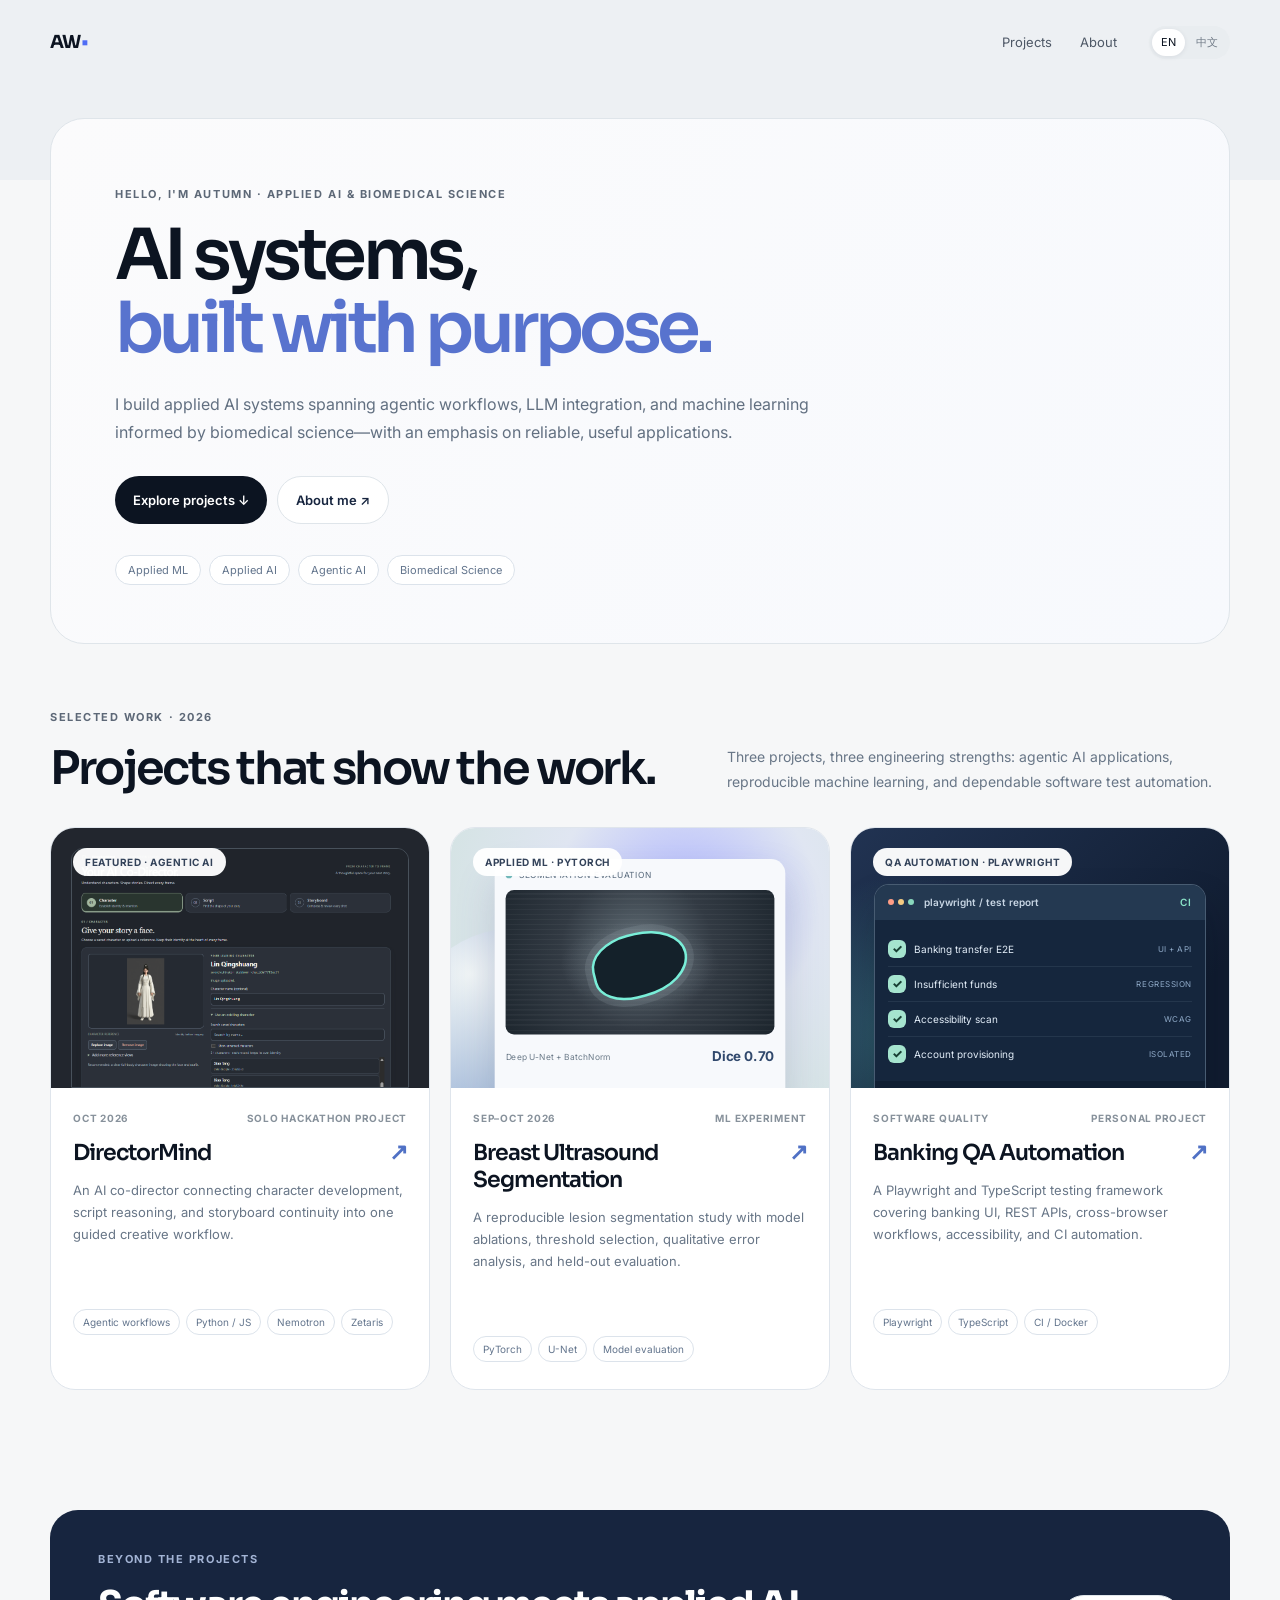
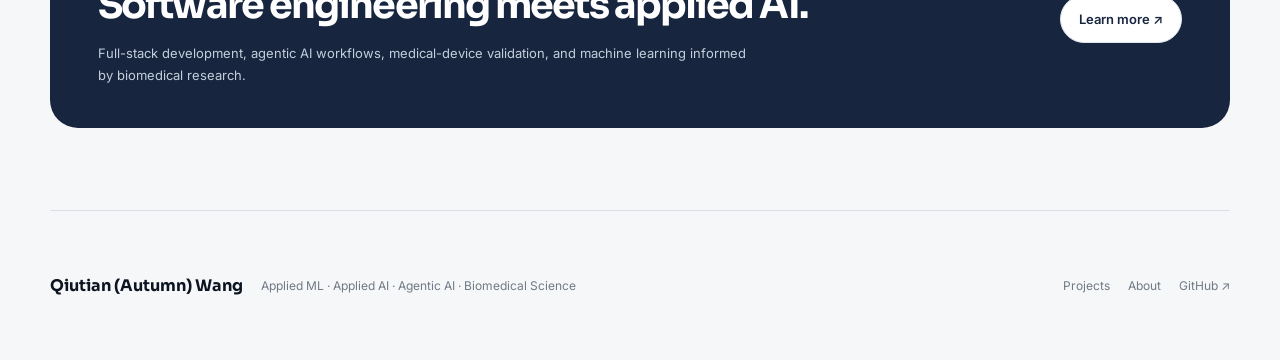
<file: index.html>
<!DOCTYPE html>

<html lang="en">
<head>
<meta charset="utf-8"/>
<meta content="width=device-width, initial-scale=1" name="viewport"/>
<meta content="#edf0f3" name="theme-color"/>
<link href="https://fonts.googleapis.com" rel="preconnect"/>
<link crossorigin="" href="https://fonts.gstatic.com" rel="preconnect"/>
<link href="https://fonts.googleapis.com/css2?family=Inter:wght@400;500;600;700&amp;family=Sora:wght@500;600;700&amp;display=swap" rel="stylesheet"/>
<link href="style.css" rel="stylesheet"/>
<meta content="Autumn Wang portfolio: applied machine learning, applied AI, agentic AI systems, and biomedical science." name="description"/>
<title>Autumn Wang — AI Engineering Portfolio</title>
</head>
<body class="portfolio-home">
<header class="site-header">
<a aria-label="Autumn Wang home" class="brand" href="index.html">AW<span>•</span></a>
<nav aria-label="Primary navigation" class="nav portfolio-nav">
<a data-en="Projects" data-zh="项目" href="index.html#projects">Projects</a>
<a data-en="About" data-zh="关于我" href="about.html">About</a>
<div aria-label="Language" class="language-switch">
<button class="language-button active" data-language="en" type="button">EN</button>
<button class="language-button" data-language="zh" type="button">中文</button>
</div>
</nav>
</header>
<main>
<section aria-labelledby="portfolio-title" class="portfolio-hero">
<div class="portfolio-hero-copy">
<p class="eyebrow" data-en="HELLO, I'M AUTUMN · APPLIED AI &amp; BIOMEDICAL SCIENCE" data-zh="你好，我是 AUTUMN · 应用 AI 与生物医学科学">HELLO, I'M AUTUMN · APPLIED AI &amp; BIOMEDICAL SCIENCE</p>
<h1 id="portfolio-title"><span data-en="AI systems," data-zh="构建真正">AI systems,</span><span class="portfolio-accent" data-en="built with purpose." data-zh="有用的 AI 系统。">built with purpose.</span></h1>
<p class="portfolio-lede" data-en="I build applied AI systems spanning agentic workflows, LLM integration, and machine learning informed by biomedical science—with an emphasis on reliable, useful applications." data-zh="我致力于开发实用的应用型 AI 系统，结合 Agentic AI 工作流、LLM 集成与生物医学科学背景下的机器学习，重视可靠性与实际应用价值。">I build applied AI systems spanning agentic workflows, LLM integration, and machine learning informed by biomedical science—with an emphasis on reliable, useful applications.</p>
<div class="portfolio-hero-actions"><a class="btn btn-dark" data-en="Explore projects ↓" data-zh="查看项目 ↓" href="#projects">Explore projects ↓</a><a class="btn btn-light" data-en="About me ↗" data-zh="关于我 ↗" href="about.html">About me ↗</a></div>
<div class="portfolio-keywords"><span data-en="Applied ML" data-zh="应用机器学习">Applied ML</span><span data-en="Applied AI" data-zh="应用 AI">Applied AI</span><span data-en="Agentic AI" data-zh="智能体 AI">Agentic AI</span><span data-en="Biomedical Science" data-zh="生物医学科学">Biomedical Science</span></div>
</div>
</section>
<section aria-labelledby="projects-title" class="portfolio-section" id="projects">
<div class="portfolio-section-head"><div><p class="eyebrow" data-en="SELECTED WORK · 2026" data-zh="精选项目 · 2026">SELECTED WORK · 2026</p><h2 data-en="Projects that show the work." data-zh="从想法到可验证的成果。" id="projects-title">Projects that show the work.</h2></div><p data-en="Three projects, three engineering strengths: agentic AI applications, reproducible machine learning, and dependable software test automation." data-zh="三个项目，展示 Agentic AI 应用、可复现的机器学习实验和可靠的软件自动化测试能力。">Three projects, three engineering strengths: agentic AI applications, reproducible machine learning, and dependable software test automation.</p></div>
<div class="portfolio-project-grid">
<a aria-label="Explore DirectorMind project" class="portfolio-project-card" href="directormind.html">
<div class="portfolio-project-image dm-project-cover"><img alt="DirectorMind Character Director application interface" loading="lazy" src="assets/directormind-character.png"/><span class="portfolio-image-pill">FEATURED · AGENTIC AI</span></div>
<div class="portfolio-project-content"><div class="portfolio-project-meta"><span>OCT 2026</span><span>SOLO HACKATHON PROJECT</span></div><h3>DirectorMind <span class="portfolio-project-arrow">↗</span></h3><p data-en="An AI co-director connecting character development, script reasoning, and storyboard continuity into one guided creative workflow." data-zh="一款贯通角色开发、剧本推理和分镜连续性检查的 AI 联合导演应用。">An AI co-director connecting character development, script reasoning, and storyboard continuity into one guided creative workflow.</p><div class="portfolio-tag-row"><span>Agentic workflows</span><span>Python / JS</span><span>Nemotron</span><span>Zetaris</span></div></div>
</a>
<a aria-label="Explore breast ultrasound segmentation project" class="portfolio-project-card" href="breast-ultrasound.html">
<div class="portfolio-project-image cv-project-cover"><div class="cv-card-orb"></div><div class="cv-card-window"><div class="cv-window-top"><span class="cv-window-dot"></span><span data-en="SEGMENTATION EVALUATION" data-zh="图像分割评估">SEGMENTATION EVALUATION</span></div><div class="cv-image-placeholder"><div class="cv-scan"></div><div class="cv-lesion"></div></div><div class="cv-window-score"><span>Deep U-Net + BatchNorm</span><strong>Dice 0.70</strong></div></div><span class="portfolio-image-pill" data-en="APPLIED ML · PYTORCH" data-zh="应用机器学习 · PYTORCH">APPLIED ML · PYTORCH</span></div>
<div class="portfolio-project-content"><div class="portfolio-project-meta"><span>SEP–OCT 2026</span><span>ML EXPERIMENT</span></div><h3>Breast Ultrasound Segmentation <span class="portfolio-project-arrow">↗</span></h3><p data-en="A reproducible lesion segmentation study with model ablations, threshold selection, qualitative error analysis, and held-out evaluation." data-zh="可复现的乳腺超声病灶分割实验，包括模型消融、阈值选择、错误分析与独立测试集评估。">A reproducible lesion segmentation study with model ablations, threshold selection, qualitative error analysis, and held-out evaluation.</p><div class="portfolio-tag-row"><span>PyTorch</span><span>U-Net</span><span>Model evaluation</span></div></div>
</a>

<a aria-label="Explore banking QA automation project" class="portfolio-project-card" href="qa-automation.html">
<div class="portfolio-project-image qa-project-cover">
<span class="portfolio-image-pill" data-en="QA AUTOMATION · PLAYWRIGHT" data-zh="自动化测试 · PLAYWRIGHT">QA AUTOMATION · PLAYWRIGHT</span>
<div aria-hidden="true" class="qa-project-visual">
<div class="qa-visual-header"><span class="qa-visual-dots"><i></i><i></i><i></i></span><span>playwright / test report</span><span class="qa-visual-time">CI</span></div>
<div class="qa-visual-body">
<div class="qa-visual-line"><span class="qa-check">✓</span><span>Banking transfer E2E</span><em>UI + API</em></div>
<div class="qa-visual-line"><span class="qa-check">✓</span><span>Insufficient funds</span><em>REGRESSION</em></div>
<div class="qa-visual-line"><span class="qa-check">✓</span><span>Accessibility scan</span><em>WCAG</em></div>
<div class="qa-visual-line"><span class="qa-check">✓</span><span>Account provisioning</span><em>ISOLATED</em></div>
</div>
<div class="qa-visual-footer"><span>CHROMIUM</span><span>FIREFOX</span><span>WEBKIT</span></div>
</div>
</div>
<div class="portfolio-project-content">
<div class="portfolio-project-meta"><span data-en="SOFTWARE QUALITY" data-zh="软件质量">SOFTWARE QUALITY</span><span data-en="PERSONAL PROJECT" data-zh="个人项目">PERSONAL PROJECT</span></div>
<h3>Banking QA Automation <span class="portfolio-project-arrow">↗</span></h3>
<p data-en="A Playwright and TypeScript testing framework covering banking UI, REST APIs, cross-browser workflows, accessibility, and CI automation." data-zh="基于 Playwright 和 TypeScript 的银行应用测试框架，涵盖 UI、REST API、跨浏览器流程、无障碍检查与持续集成。">A Playwright and TypeScript testing framework covering banking UI, REST APIs, cross-browser workflows, accessibility, and CI automation.</p>
<div class="portfolio-tag-row"><span>Playwright</span><span>TypeScript</span><span>CI / Docker</span></div>
</div>
</a>
</div>
</section>
<section class="portfolio-bottom-banner"><div><p class="eyebrow" data-en="BEYOND THE PROJECTS" data-zh="更多背景">BEYOND THE PROJECTS</p><h2 data-en="Software engineering meets applied AI." data-zh="软件工程与应用 AI 的交叉点。">Software engineering meets applied AI.</h2><p data-en="Full-stack development, agentic AI workflows, medical-device validation, and machine learning informed by biomedical research." data-zh="全栈开发、Agentic AI 工作流、医疗器械验证，以及结合生物医学研究的机器学习。">Full-stack development, agentic AI workflows, medical-device validation, and machine learning informed by biomedical research.</p></div><a class="btn btn-light" data-en="Learn more ↗" data-zh="了解更多 ↗" href="about.html">Learn more ↗</a></section>
</main>
<footer class="site-footer portfolio-footer">
<div><strong>Qiutian (Autumn) Wang</strong><span data-en="Applied ML · Applied AI · Agentic AI · Biomedical Science" data-zh="应用机器学习 · 应用 AI · 智能体 AI · 生物医学科学">Applied ML · Applied AI · Agentic AI · Biomedical Science</span></div>
<div><a data-en="Projects" data-zh="项目" href="index.html#projects">Projects</a><a data-en="About" data-zh="关于我" href="about.html">About</a><a href="https://github.com/qwqtw" rel="noopener noreferrer" target="_blank">GitHub ↗</a></div>
</footer>
<script src="script.js"></script>
</body>
</html>
</file>
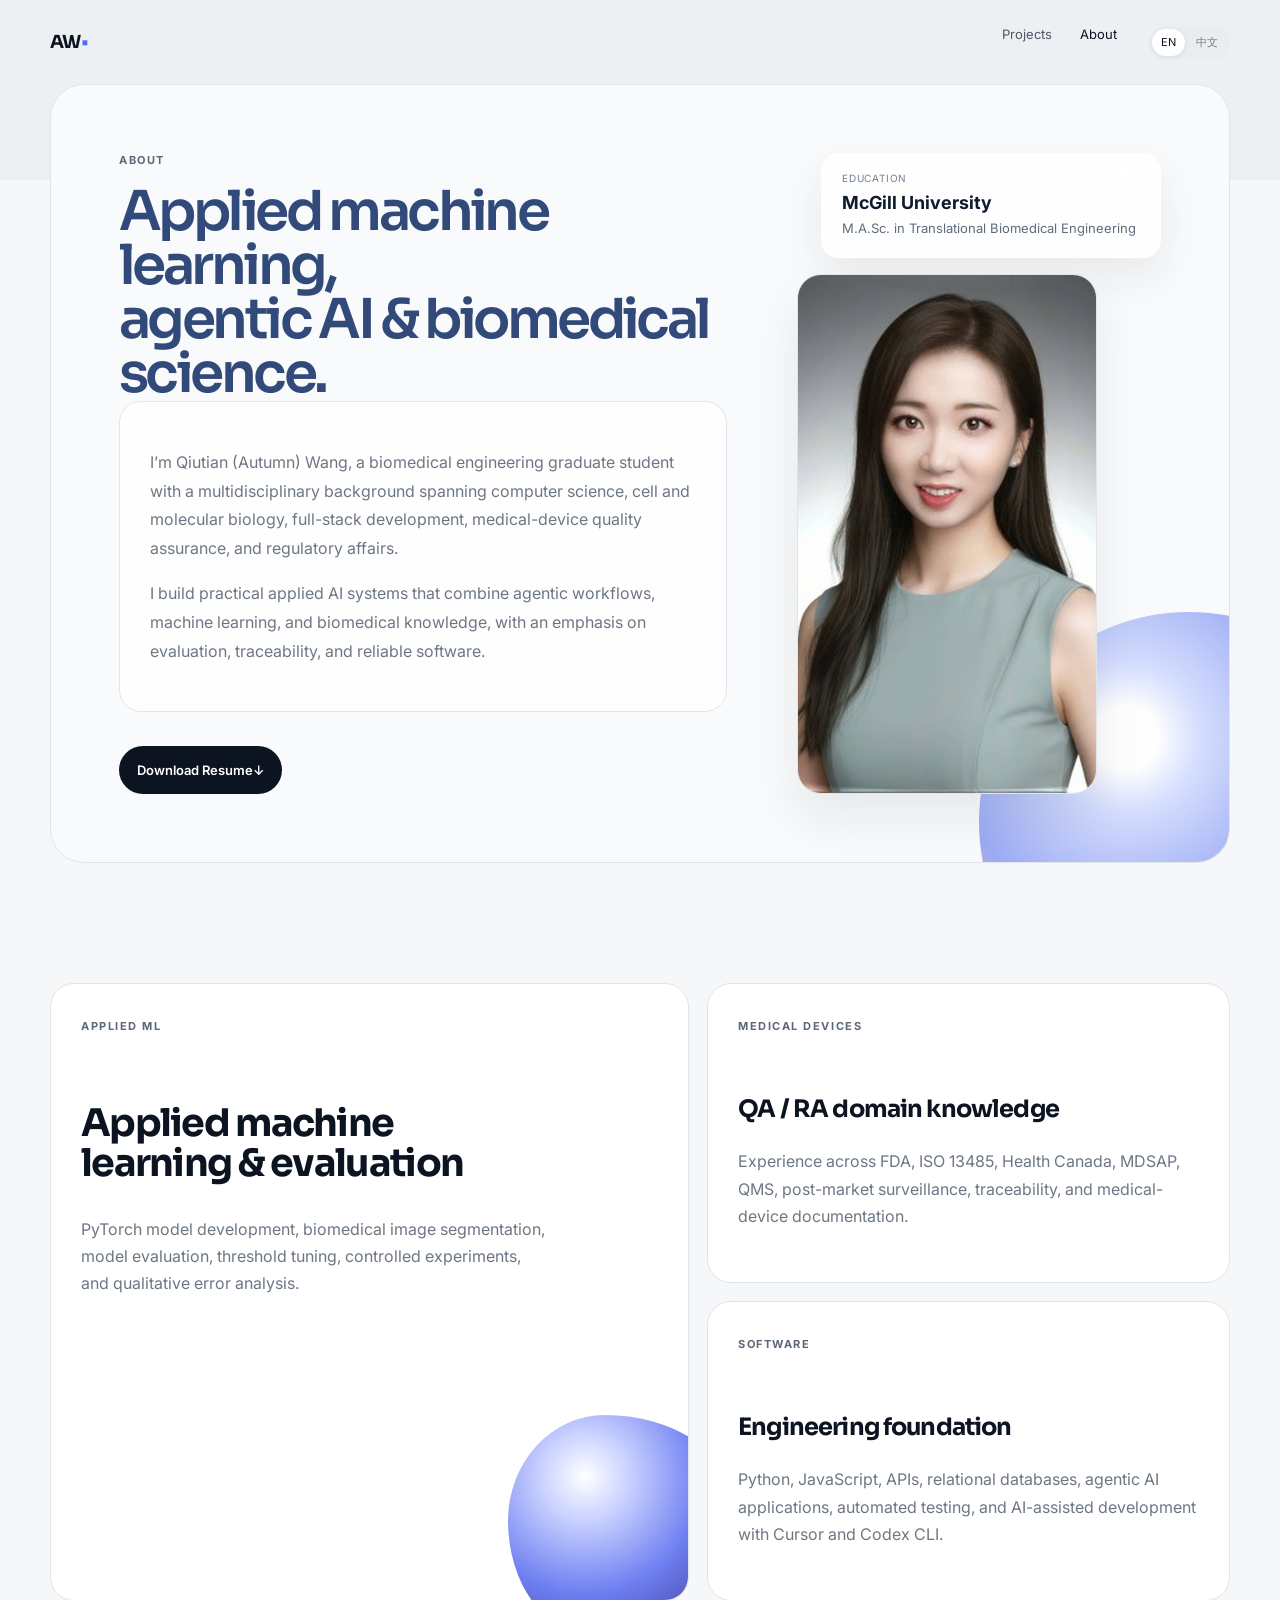
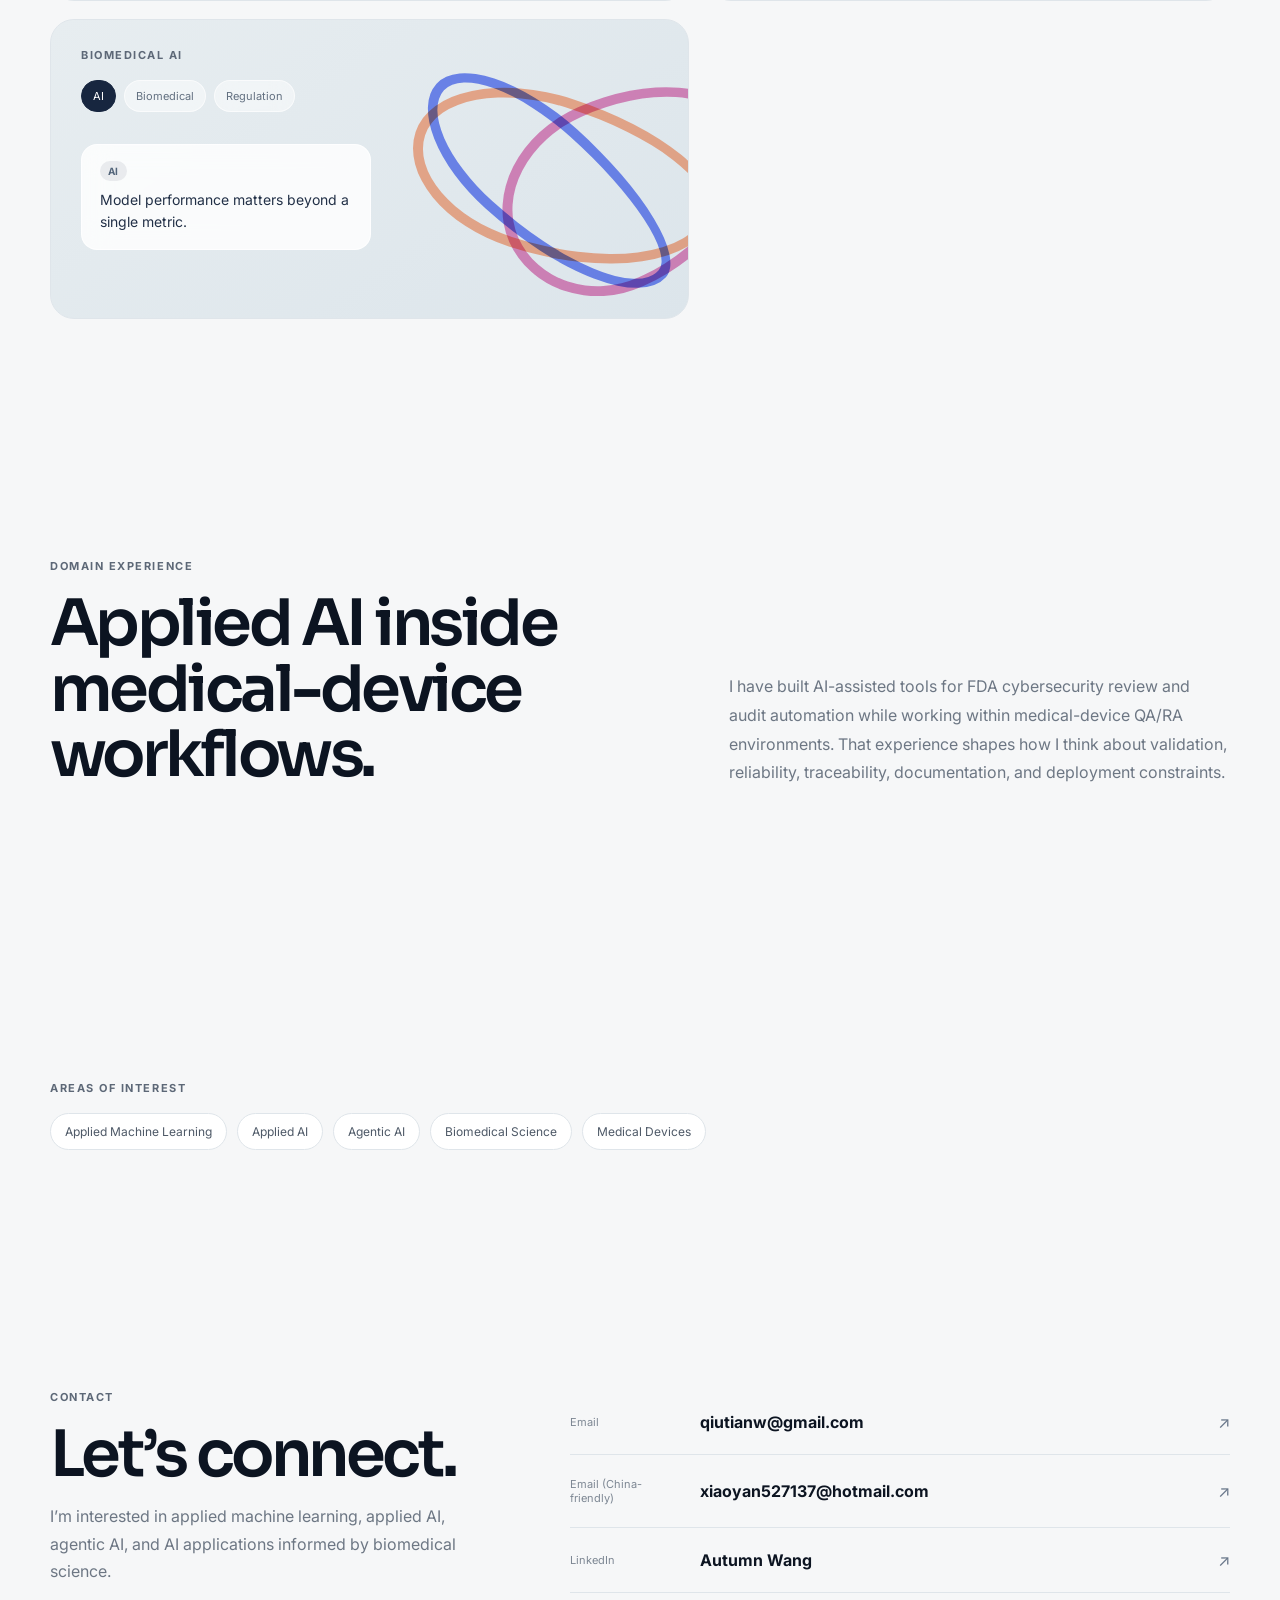
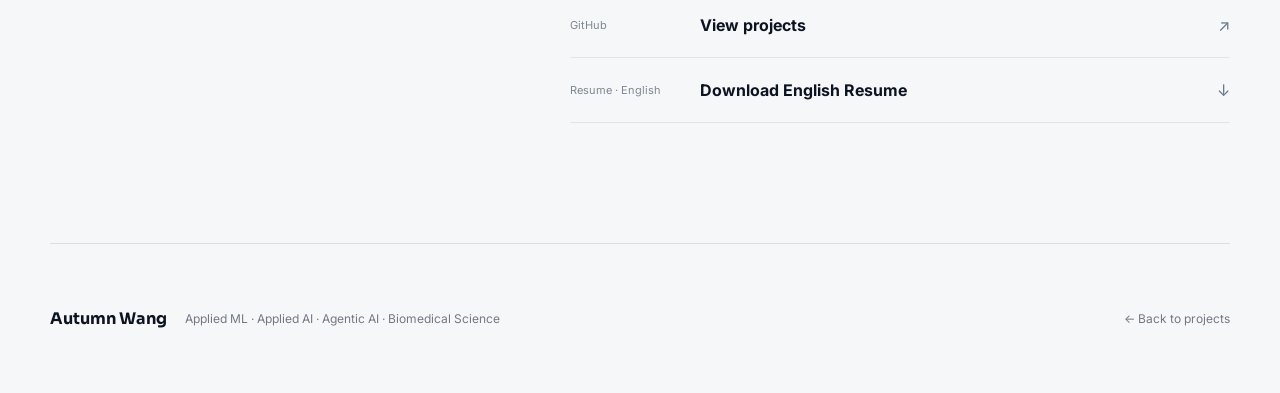
<file: about.html>
<!DOCTYPE html>

<html lang="en">
<head>
<meta charset="utf-8"/>
<meta content="width=device-width, initial-scale=1.0" name="viewport"/>
<meta content="About Autumn Wang — applied machine learning, applied AI, agentic AI, and biomedical science." name="description"/>
<title>About — Autumn Wang</title>
<!-- Google Fonts -->
<link href="https://fonts.googleapis.com" rel="preconnect"/>
<link crossorigin="" href="https://fonts.gstatic.com" rel="preconnect"/>
<link href="https://fonts.googleapis.com/css2?family=Inter:wght@400;500;600;700&amp;family=Sora:wght@500;600;700&amp;display=swap" rel="stylesheet"/>
<!-- Main stylesheet -->
<link href="style.css" rel="stylesheet"/>
</head>
<body>
<!-- ======================================================
       Navigation
  ======================================================= -->
<header class="site-header">
<a class="brand" href="index.html">
      AW<span>•</span>
</a>
<nav class="nav">
<a data-en="Projects" data-zh="项目" href="index.html">
        Projects
      </a>
<a class="active" data-en="About" data-zh="关于我" href="about.html">
        About
      </a>
<!-- Language switch -->
<div aria-label="Language" class="language-switch">
<button class="language-button active" data-language="en">
          EN
        </button>
<button class="language-button" data-language="zh">
          中文
        </button>
</div>
</nav>
</header>
<main>
<!-- ======================================================
         About Hero
    ======================================================= -->
<section class="about-hero">
<div class="about-copy">
<p class="eyebrow" data-en="ABOUT" data-zh="关于我">
          ABOUT
        </p>
<h1>
<span data-en="Applied machine learning," data-zh="应用机器学习，">
            Applied machine learning,
          </span>
<br/>
<span class="hero-accent" data-en="agentic AI &amp; biomedical science." data-zh="智能体 AI 与生物医学科学。">agentic AI &amp; biomedical science.</span>
</h1>
<!-- Personal introduction -->
<div class="about-card">
<p data-en="I’m Qiutian (Autumn) Wang, a biomedical engineering graduate student with a multidisciplinary background spanning computer science, cell and molecular biology, full-stack development, medical-device quality assurance, and regulatory affairs." data-zh="我是王秋田（Autumn Wang），目前就读于生物医学工程硕士项目，拥有计算机科学、分子细胞生物学、全栈软件开发以及医疗器械质量与法规事务的跨学科背景。">
            I’m Qiutian (Autumn) Wang, a biomedical engineering graduate
            student with a multidisciplinary background spanning computer
            science, cell and molecular biology, full-stack development,
            medical-device quality assurance, and regulatory affairs.
          </p>
<p data-en="I build practical applied AI systems that combine agentic workflows, machine learning, and biomedical knowledge, with an emphasis on evaluation, traceability, and reliable software." data-zh="我构建融合 Agentic AI 工作流、机器学习和生物医学知识的实用型应用 AI 系统，重视模型评估、可追溯性与软件可靠性。">I build practical applied AI systems that combine agentic workflows, machine learning, and biomedical knowledge, with an emphasis on evaluation, traceability, and reliable software.</p>
</div>
<!-- ==================================================
             Resume Downloads
        =================================================== -->
<div class="hero-actions">
<!-- English resume -->
<a class="btn btn-dark" download="Autumn_Wang_Resume.pdf" href="assets/Autumn_Wang_CV.pdf">
<span data-en="Download Resume" data-zh="下载英文简历">
              Download Resume
            </span>
<span aria-hidden="true">
              ↓
            </span>
</a>
</div>
</div>
<!-- ====================================================
           Portrait + Education
      ===================================================== -->
<div class="portrait-column">
<!-- Education badge -->
<div class="school-badge">
<span data-en="EDUCATION" data-zh="教育背景">
            EDUCATION
          </span>
<strong data-en="McGill University" data-zh="麦吉尔大学">
            McGill University
          </strong>
<em data-en="M.A.Sc. in Translational Biomedical Engineering" data-zh="转化生物医学工程硕士">
            M.A.Sc. in Translational Biomedical Engineering
          </em>
</div>
<!-- Portrait -->
<div class="portrait-shell">
<img alt="Autumn Wang portrait" class="portrait-image" src="assets/autumn-profile.png"/>
</div>
</div>
</section>
<!-- ======================================================
         Technical Background
    ======================================================= -->
<section class="section about-grid-section">
<div class="about-grid">
<!-- Applied Machine Learning / Model Evaluation -->
<article class="about-tile large">
<span class="eyebrow">APPLIED ML</span>
<h2 data-en="Applied machine learning &amp; evaluation" data-zh="应用机器学习与模型评估">Applied machine learning &amp; evaluation</h2>
<p data-en="PyTorch model development, biomedical image segmentation, model evaluation, threshold tuning, controlled experiments, and qualitative error analysis." data-zh="使用 PyTorch 进行模型开发、生物医学影像分割、模型评估、阈值调优、控制变量实验与定性错误分析。">PyTorch model development, biomedical image segmentation, model evaluation, threshold tuning, controlled experiments, and qualitative error analysis.</p>
<div class="about-blob blob-blue"></div>
</article>
<!-- Medical Device QA / RA -->
<article class="about-tile">
<span class="eyebrow" data-en="MEDICAL DEVICES" data-zh="医疗器械">
            MEDICAL DEVICES
          </span>
<h3 data-en="QA / RA domain knowledge" data-zh="QA / RA 领域经验">
            QA / RA domain knowledge
          </h3>
<p data-en="Experience across FDA, ISO 13485, Health Canada, MDSAP, QMS, post-market surveillance, traceability, and medical-device documentation." data-zh="拥有 FDA、ISO 13485、Health Canada、MDSAP、QMS、上市后监管、可追溯性与医疗器械技术文档相关经验。">
            Experience across FDA, ISO 13485, Health Canada, MDSAP,
            QMS, post-market surveillance, traceability, and
            medical-device documentation.
          </p>
</article>
<!-- Software Engineering -->
<article class="about-tile">
<span class="eyebrow" data-en="SOFTWARE" data-zh="软件工程">
            SOFTWARE
          </span>
<h3 data-en="Engineering foundation" data-zh="工程基础">
            Engineering foundation
          </h3>
<p data-en="Python, JavaScript, APIs, relational databases, agentic AI applications, automated testing, and AI-assisted development with Cursor and Codex CLI." data-zh="具备 Python、JavaScript、API、关系型数据库、Agentic AI 应用及自动化测试经验，使用 Cursor 和 Codex CLI 辅助开发。">
            Python, JavaScript, APIs, relational databases, agentic AI applications,
            automated testing, and AI-assisted development with Cursor and Codex CLI.
          </p>
</article>
<!-- ==================================================
             Interactive Biomedical AI Card
        =================================================== -->
<article class="about-tile visual-tile interactive-bio-card" id="bioCard">
<!-- Decorative molecular loops -->
<div class="protein-loop loop-one"></div>
<div class="protein-loop loop-two"></div>
<div class="protein-loop loop-three"></div>
<div class="bio-card-content">
<span class="eyebrow" data-en="BIOMEDICAL AI" data-zh="生物医学 AI">
              BIOMEDICAL AI
            </span>
<!-- Topic controls -->
<div class="bio-selector">
<button class="bio-option active" data-bio-topic="ai" data-en="AI" data-zh="AI">
                AI
              </button>
<button class="bio-option" data-bio-topic="biomedical" data-en="Biomedical" data-zh="生物医学">
                Biomedical
              </button>
<button class="bio-option" data-bio-topic="regulation" data-en="Regulation" data-zh="法规">
                Regulation
              </button>
</div>
<!-- Dynamic explanation -->
<div class="bio-message">
<span class="bio-message-label" id="bioMessageLabel">
                AI
              </span>
<p id="bioMessageText">
                Model performance matters beyond a single metric.
              </p>
</div>
</div>
</article>
</div>
</section>
<!-- ======================================================
         Domain Experience
    ======================================================= -->
<section class="section domain-section">
<div class="section-title-row">
<div>
<p class="eyebrow" data-en="DOMAIN EXPERIENCE" data-zh="领域经验">
            DOMAIN EXPERIENCE
          </p>
<h2 data-en="Applied AI inside medical-device workflows." data-zh="医疗器械工作流中的应用型 AI。">
            Applied AI inside medical-device workflows.
          </h2>
</div>
<p class="section-copy" data-en="I have built AI-assisted tools for FDA cybersecurity review and audit automation while working within medical-device QA/RA environments. That experience shapes how I think about validation, reliability, traceability, documentation, and deployment constraints." data-zh="我曾在医疗器械 QA/RA 工作中开发 AI 辅助工具，用于 FDA 网络安全资料审查、法规证据核查与审核报告自动化。这段经历也影响了我对模型验证、可靠性、可追溯性、技术文档与真实部署约束的理解。">
          I have built AI-assisted tools for FDA cybersecurity review
          and audit automation while working within medical-device QA/RA
          environments. That experience shapes how I think about validation,
          reliability, traceability, documentation, and deployment constraints.
        </p>
</div>
</section>
<!-- ======================================================
         Areas of Interest
    ======================================================= -->
<section class="section">
<p class="eyebrow" data-en="AREAS OF INTEREST" data-zh="关注方向">
        AREAS OF INTEREST
      </p>
<div class="tech-cloud">
<span data-en="Applied Machine Learning" data-zh="应用机器学习">
          Applied Machine Learning
        </span>
<span data-en="Applied AI" data-zh="应用 AI">Applied AI</span>
<span data-en="Agentic AI" data-zh="智能体 AI">Agentic AI</span>
<span data-en="Biomedical Science" data-zh="生物医学科学">Biomedical Science</span>
<span data-en="Medical Devices" data-zh="医疗器械">
          Medical Devices
        </span>
</div>
</section>
<!-- ======================================================
         Contact
    ======================================================= -->
<section class="section contact-section">
<div class="contact-intro">
<p class="eyebrow" data-en="CONTACT" data-zh="联系方式">
          CONTACT
        </p>
<h2 data-en="Let’s connect." data-zh="欢迎联系。">
          Let’s connect.
        </h2>
<p data-en="I’m interested in applied machine learning, applied AI, agentic AI, and AI applications informed by biomedical science." data-zh="我关注应用机器学习、应用 AI、Agentic AI 及结合生物医学科学的 AI 应用相关岗位。">I’m interested in applied machine learning, applied AI, agentic AI, and AI applications informed by biomedical science.</p>
</div>
<div class="contact-list">
<!-- Primary email -->
<a href="mailto:qiutianw@gmail.com">
<span data-en="Email" data-zh="邮箱">
            Email
          </span>
<strong>
            qiutianw@gmail.com
          </strong>
<em>↗</em>
</a>
<!-- China-friendly email -->
<a href="mailto:xiaoyan527137@hotmail.com">
<span data-en="Email (China-friendly)" data-zh="邮箱（中国大陆可用）">
            Email (China-friendly)
          </span>
<strong>
            xiaoyan527137@hotmail.com
          </strong>
<em>↗</em>
</a>
<!-- LinkedIn -->
<a href="https://www.linkedin.com/in/autumn-wang-042156185/" rel="noreferrer" target="_blank">
<span>
            LinkedIn
          </span>
<strong>
            Autumn Wang
          </strong>
<em>↗</em>
</a>
<!-- GitHub -->
<a href="https://github.com/qwqtw" rel="noreferrer" target="_blank">
<span>
            GitHub
          </span>
<strong data-en="View projects" data-zh="查看项目">
            View projects
          </strong>
<em>↗</em>
</a>
<!-- ==================================================
             English Resume Download
        =================================================== -->
<a download="Autumn_Wang_Resume.pdf" href="assets/Autumn_Wang_CV.pdf">
<span data-en="Resume · English" data-zh="简历 · 英文">
            Resume · English
          </span>
<strong data-en="Download English Resume" data-zh="下载英文简历">
            Download English Resume
          </strong>
<em>↓</em>
</a>
</div>
</section>
</main>
<!-- ======================================================
       Footer
  ======================================================= -->
<footer class="site-footer">
<div>
<strong>
        Autumn Wang
      </strong>
<span data-en="Applied ML · Applied AI · Agentic AI · Biomedical Science" data-zh="应用机器学习 · 应用 AI · 智能体 AI · 生物医学科学">Applied ML · Applied AI · Agentic AI · Biomedical Science</span>
</div>
<div>
<a data-en="← Back to projects" data-zh="← 返回项目列表" href="index.html">
        ← Back to projects
      </a>
</div>
</footer>
<!-- Main interaction script -->
<script src="script.js"></script>
</body>
</html>
</file>
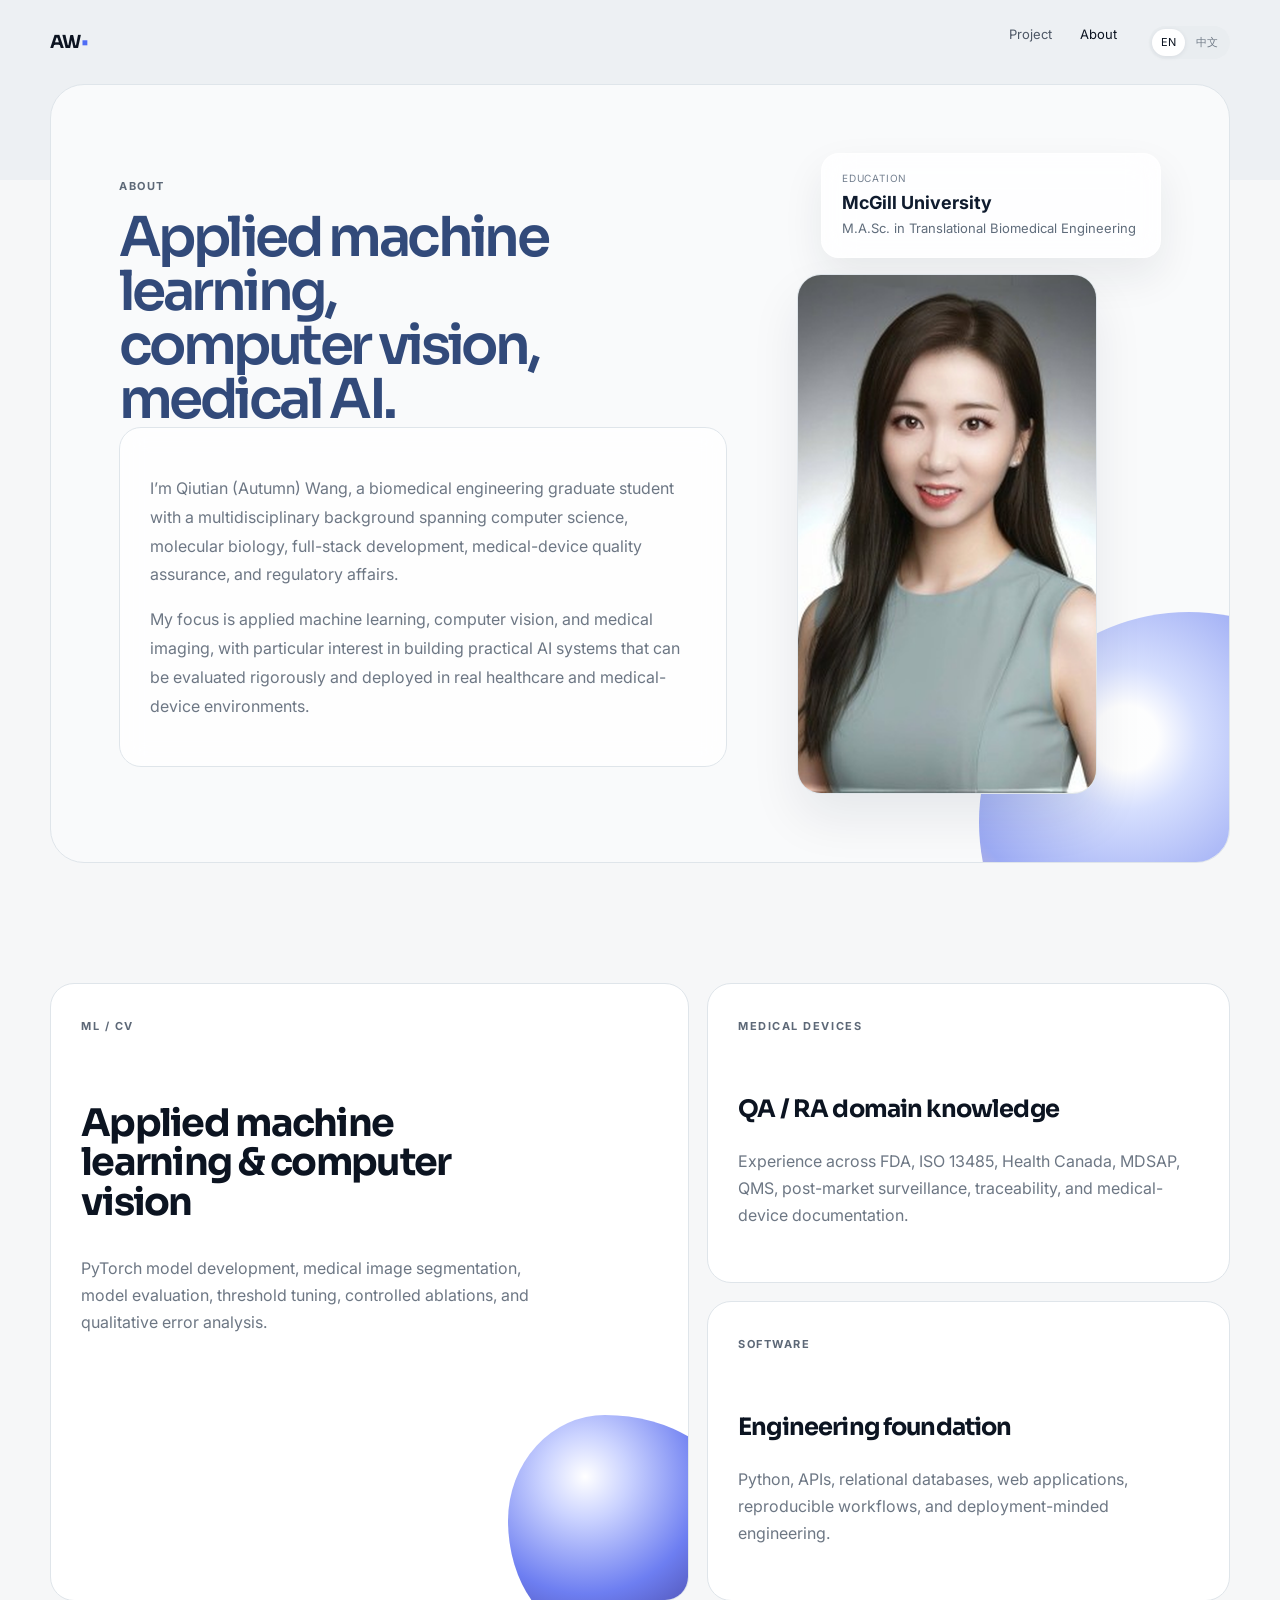
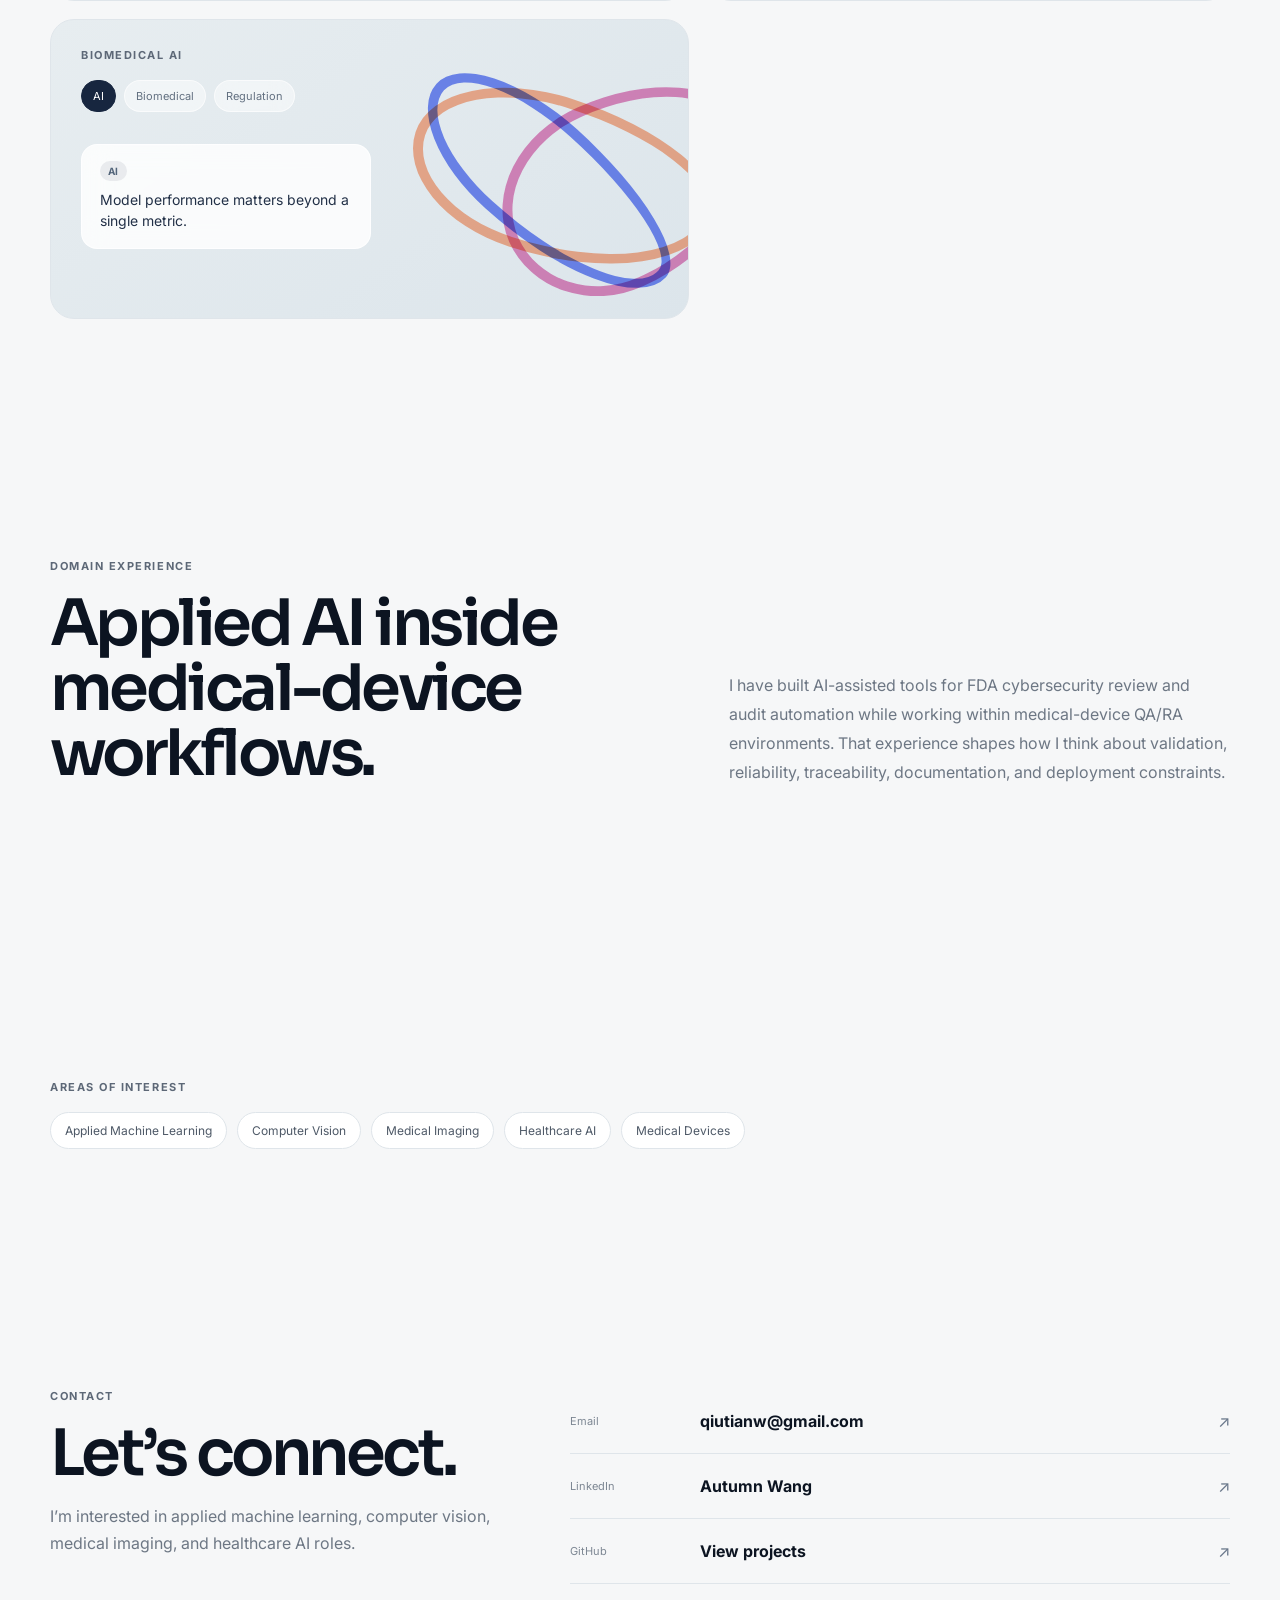
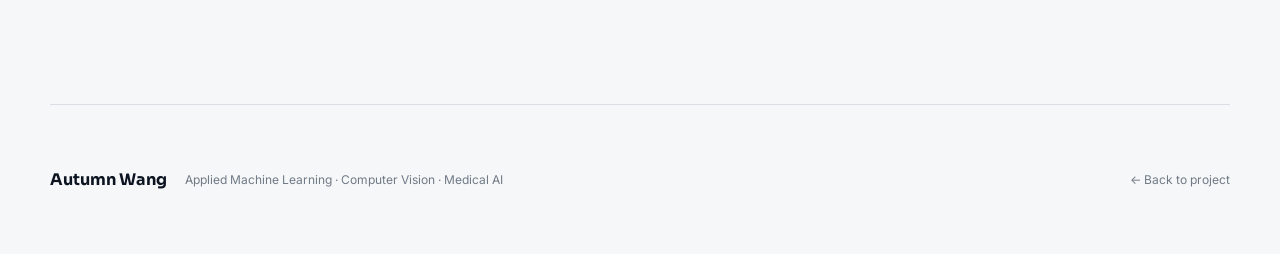
<file: about_final.html>
<!DOCTYPE html>
<html lang="en">
<head>
  <meta charset="UTF-8" />
  <meta name="viewport" content="width=device-width, initial-scale=1.0" />

  <meta
    name="description"
    content="About Autumn Wang — applied machine learning, computer vision, medical imaging, and medical technology."
  />

  <title>About — Autumn Wang</title>

  <link rel="preconnect" href="https://fonts.googleapis.com" />
  <link rel="preconnect" href="https://fonts.gstatic.com" crossorigin />

  <link
    href="https://fonts.googleapis.com/css2?family=Inter:wght@400;500;600;700&family=Sora:wght@500;600;700&display=swap"
    rel="stylesheet"
  />

  <link rel="stylesheet" href="style.css" />
</head>

<body>

  <!-- ======================================================
       Navigation
  ======================================================= -->

  <header class="site-header">

    <a class="brand" href="index.html">
      AW<span>•</span>
    </a>

    <nav class="nav">

      <a
        href="index.html"
        data-en="Project"
        data-zh="项目"
      >
        Project
      </a>

      <a
        href="about.html"
        class="active"
        data-en="About"
        data-zh="关于我"
      >
        About
      </a>

      <!-- Language switch -->
      <div
        class="language-switch"
        aria-label="Language"
      >

        <button
          class="language-button active"
          data-language="en"
        >
          EN
        </button>

        <button
          class="language-button"
          data-language="zh"
        >
          中文
        </button>

      </div>

    </nav>

  </header>


  <main>

    <!-- ======================================================
         About Hero
    ======================================================= -->

    <section class="about-hero">

      <div class="about-copy">

        <p
          class="eyebrow"
          data-en="ABOUT"
          data-zh="关于我"
        >
          ABOUT
        </p>

        <h1>

          <span
            data-en="Applied machine learning,"
            data-zh="应用机器学习 · 计算机视觉 ·"
          >
            Applied machine learning,
          </span>

          <br>

          <span
            class="hero-accent"
            data-en="computer vision, medical AI."
            data-zh="医学影像 AI。"
          >
            computer vision, medical AI.
          </span>

        </h1>

        <div class="about-card">

          <p
            data-en="I’m Qiutian (Autumn) Wang, a biomedical engineering graduate student with a multidisciplinary background spanning computer science, molecular biology, full-stack development, medical-device quality assurance, and regulatory affairs."
            data-zh="我是 Qiutian (Autumn) Wang，目前就读于生物医学工程硕士项目，拥有计算机科学、分子生物学、全栈软件开发以及医疗器械质量与法规事务的跨学科背景。"
          >
            I’m Qiutian (Autumn) Wang, a biomedical engineering graduate student
            with a multidisciplinary background spanning computer science,
            molecular biology, full-stack development, medical-device quality
            assurance, and regulatory affairs.
          </p>

          <p
            data-en="My focus is applied machine learning, computer vision, and medical imaging, with particular interest in building practical AI systems that can be evaluated rigorously and deployed in real healthcare and medical-device environments."
            data-zh="我目前主要关注应用机器学习、计算机视觉与医学影像，尤其希望构建能够被严格评估，并可在真实医疗与医疗器械环境中落地的 AI 系统。"
          >
            My focus is applied machine learning, computer vision, and medical
            imaging, with particular interest in building practical AI systems
            that can be evaluated rigorously and deployed in real healthcare
            and medical-device environments.
          </p>

        </div>

      </div>


      <!-- ====================================================
           Portrait + Education Badge
      ===================================================== -->

      <div class="portrait-column">

        <div class="school-badge">

          <span
            data-en="EDUCATION"
            data-zh="教育背景"
          >
            EDUCATION
          </span>

          <strong
            data-en="McGill University"
            data-zh="麦吉尔大学"
          >
            McGill University
          </strong>

          <em
            data-en="M.A.Sc. in Translational Biomedical Engineering"
            data-zh="转化生物医学工程硕士"
          >
            M.A.Sc. in Translational Biomedical Engineering
          </em>

        </div>

        <div class="portrait-shell">

          <img
            src="assets/autumn-profile.png"
            alt="Autumn Wang portrait"
            class="portrait-image"
          />

        </div>

      </div>

    </section>


    <!-- ======================================================
         Technical Background
    ======================================================= -->

    <section class="section about-grid-section">

      <div class="about-grid">

        <!-- Applied ML / CV -->
        <article class="about-tile large">

          <span class="eyebrow">
            ML / CV
          </span>

          <h2
            data-en="Applied machine learning & computer vision"
            data-zh="应用机器学习与计算机视觉"
          >
            Applied machine learning & computer vision
          </h2>

          <p
            data-en="PyTorch model development, medical image segmentation, model evaluation, threshold tuning, controlled ablations, and qualitative error analysis."
            data-zh="使用 PyTorch 进行模型开发、医学影像分割、模型评估、阈值调优、控制变量实验与定性错误分析。"
          >
            PyTorch model development, medical image segmentation, model
            evaluation, threshold tuning, controlled ablations, and qualitative
            error analysis.
          </p>

          <div class="about-blob blob-blue"></div>

        </article>


        <!-- Medical Device QA / RA -->
        <article class="about-tile">

          <span
            class="eyebrow"
            data-en="MEDICAL DEVICES"
            data-zh="医疗器械"
          >
            MEDICAL DEVICES
          </span>

          <h3
            data-en="QA / RA domain knowledge"
            data-zh="QA / RA 领域经验"
          >
            QA / RA domain knowledge
          </h3>

          <p
            data-en="Experience across FDA, ISO 13485, Health Canada, MDSAP, QMS, post-market surveillance, traceability, and medical-device documentation."
            data-zh="拥有 FDA、ISO 13485、Health Canada、MDSAP、QMS、上市后监管、可追溯性与医疗器械技术文档相关经验。"
          >
            Experience across FDA, ISO 13485, Health Canada, MDSAP, QMS,
            post-market surveillance, traceability, and medical-device
            documentation.
          </p>

        </article>


        <!-- Software -->
        <article class="about-tile">

          <span
            class="eyebrow"
            data-en="SOFTWARE"
            data-zh="软件工程"
          >
            SOFTWARE
          </span>

          <h3
            data-en="Engineering foundation"
            data-zh="工程基础"
          >
            Engineering foundation
          </h3>

          <p
            data-en="Python, APIs, relational databases, web applications, reproducible workflows, and deployment-minded engineering."
            data-zh="具备 Python、API、关系型数据库、Web 应用与可复现工程流程经验，并关注模型部署与系统集成。"
          >
            Python, APIs, relational databases, web applications, reproducible
            workflows, and deployment-minded engineering.
          </p>

        </article>


        <!-- Interactive Biomedical AI card -->
        <article
          class="about-tile visual-tile interactive-bio-card"
          id="bioCard"
        >

          <!-- Decorative molecular loops -->
          <div class="protein-loop loop-one"></div>
          <div class="protein-loop loop-two"></div>
          <div class="protein-loop loop-three"></div>

          <div class="bio-card-content">

            <span
              class="eyebrow"
              data-en="BIOMEDICAL AI"
              data-zh="生物医学 AI"
            >
              BIOMEDICAL AI
            </span>

            <div class="bio-selector">

              <button
                class="bio-option active"
                data-bio-topic="ai"
                data-en="AI"
                data-zh="AI"
              >
                AI
              </button>

              <button
                class="bio-option"
                data-bio-topic="biomedical"
                data-en="Biomedical"
                data-zh="生物医学"
              >
                Biomedical
              </button>

              <button
                class="bio-option"
                data-bio-topic="regulation"
                data-en="Regulation"
                data-zh="法规"
              >
                Regulation
              </button>

            </div>

            <div class="bio-message">

              <span
                id="bioMessageLabel"
                class="bio-message-label"
              >
                AI
              </span>

              <p id="bioMessageText">
                Model performance matters beyond a single metric.
              </p>

            </div>

          </div>

        </article>

      </div>

    </section>


    <!-- ======================================================
         AI + Medical Device Domain Experience
    ======================================================= -->

    <section class="section domain-section">

      <div class="section-title-row">

        <div>

          <p
            class="eyebrow"
            data-en="DOMAIN EXPERIENCE"
            data-zh="领域经验"
          >
            DOMAIN EXPERIENCE
          </p>

          <h2
            data-en="Applied AI inside medical-device workflows."
            data-zh="医疗器械工作流中的应用型 AI。"
          >
            Applied AI inside medical-device workflows.
          </h2>

        </div>

        <p
          class="section-copy"
          data-en="I have built AI-assisted tools for FDA cybersecurity review and audit automation while working within medical-device QA/RA environments. That experience shapes how I think about validation, reliability, traceability, documentation, and deployment constraints."
          data-zh="我曾在医疗器械 QA/RA 工作中开发 AI 辅助工具，用于 FDA 网络安全资料审查、法规证据核查与审核报告自动化。这段经历也影响了我对模型验证、可靠性、可追溯性、技术文档与真实部署约束的理解。"
        >
          I have built AI-assisted tools for FDA cybersecurity review and audit
          automation while working within medical-device QA/RA environments.
          That experience shapes how I think about validation, reliability,
          traceability, documentation, and deployment constraints.
        </p>

      </div>

    </section>


    <!-- ======================================================
         Areas of Interest
    ======================================================= -->

    <section class="section">

      <p
        class="eyebrow"
        data-en="AREAS OF INTEREST"
        data-zh="关注方向"
      >
        AREAS OF INTEREST
      </p>

      <div class="tech-cloud">

        <span
          data-en="Applied Machine Learning"
          data-zh="应用机器学习"
        >
          Applied Machine Learning
        </span>

        <span
          data-en="Computer Vision"
          data-zh="计算机视觉"
        >
          Computer Vision
        </span>

        <span
          data-en="Medical Imaging"
          data-zh="医学影像"
        >
          Medical Imaging
        </span>

        <span
          data-en="Healthcare AI"
          data-zh="医疗 AI"
        >
          Healthcare AI
        </span>

        <span
          data-en="Medical Devices"
          data-zh="医疗器械"
        >
          Medical Devices
        </span>

      </div>

    </section>


    <!-- ======================================================
         Contact
    ======================================================= -->

    <section class="section contact-section">

      <div class="contact-intro">

        <p
          class="eyebrow"
          data-en="CONTACT"
          data-zh="联系方式"
        >
          CONTACT
        </p>

        <h2
          data-en="Let’s connect."
          data-zh="欢迎联系。"
        >
          Let’s connect.
        </h2>

        <p
          data-en="I’m interested in applied machine learning, computer vision, medical imaging, and healthcare AI roles."
          data-zh="我关注应用机器学习、计算机视觉、医学影像与医疗 AI 相关岗位。"
        >
          I’m interested in applied machine learning, computer vision,
          medical imaging, and healthcare AI roles.
        </p>

      </div>


      <div class="contact-list">

        <a href="mailto:qiutianw@gmail.com">

          <span
            data-en="Email"
            data-zh="邮箱"
          >
            Email
          </span>

          <strong>
            qiutianw@gmail.com
          </strong>

          <em>↗</em>

        </a>


        <a
          href="https://www.linkedin.com/in/autumn-wang-042156185/"
          target="_blank"
          rel="noreferrer"
        >

          <span>
            LinkedIn
          </span>

          <strong>
            Autumn Wang
          </strong>

          <em>↗</em>

        </a>


        <a
          href="YOUR_GITHUB_PROFILE_URL"
          target="_blank"
          rel="noreferrer"
        >

          <span>
            GitHub
          </span>

          <strong
            data-en="View projects"
            data-zh="查看项目"
          >
            View projects
          </strong>

          <em>↗</em>

        </a>

      </div>

    </section>

  </main>


  <!-- ======================================================
       Footer
  ======================================================= -->

  <footer class="site-footer">

    <div>

      <strong>
        Autumn Wang
      </strong>

      <span
        data-en="Applied Machine Learning · Computer Vision · Medical AI"
        data-zh="应用机器学习 · 计算机视觉 · 医疗 AI"
      >
        Applied Machine Learning · Computer Vision · Medical AI
      </span>

    </div>

    <div>

      <a
        href="index.html"
        data-en="← Back to project"
        data-zh="← 返回项目"
      >
        ← Back to project
      </a>

    </div>

  </footer>

  <script src="script.js"></script>

</body>
</html>
</file>
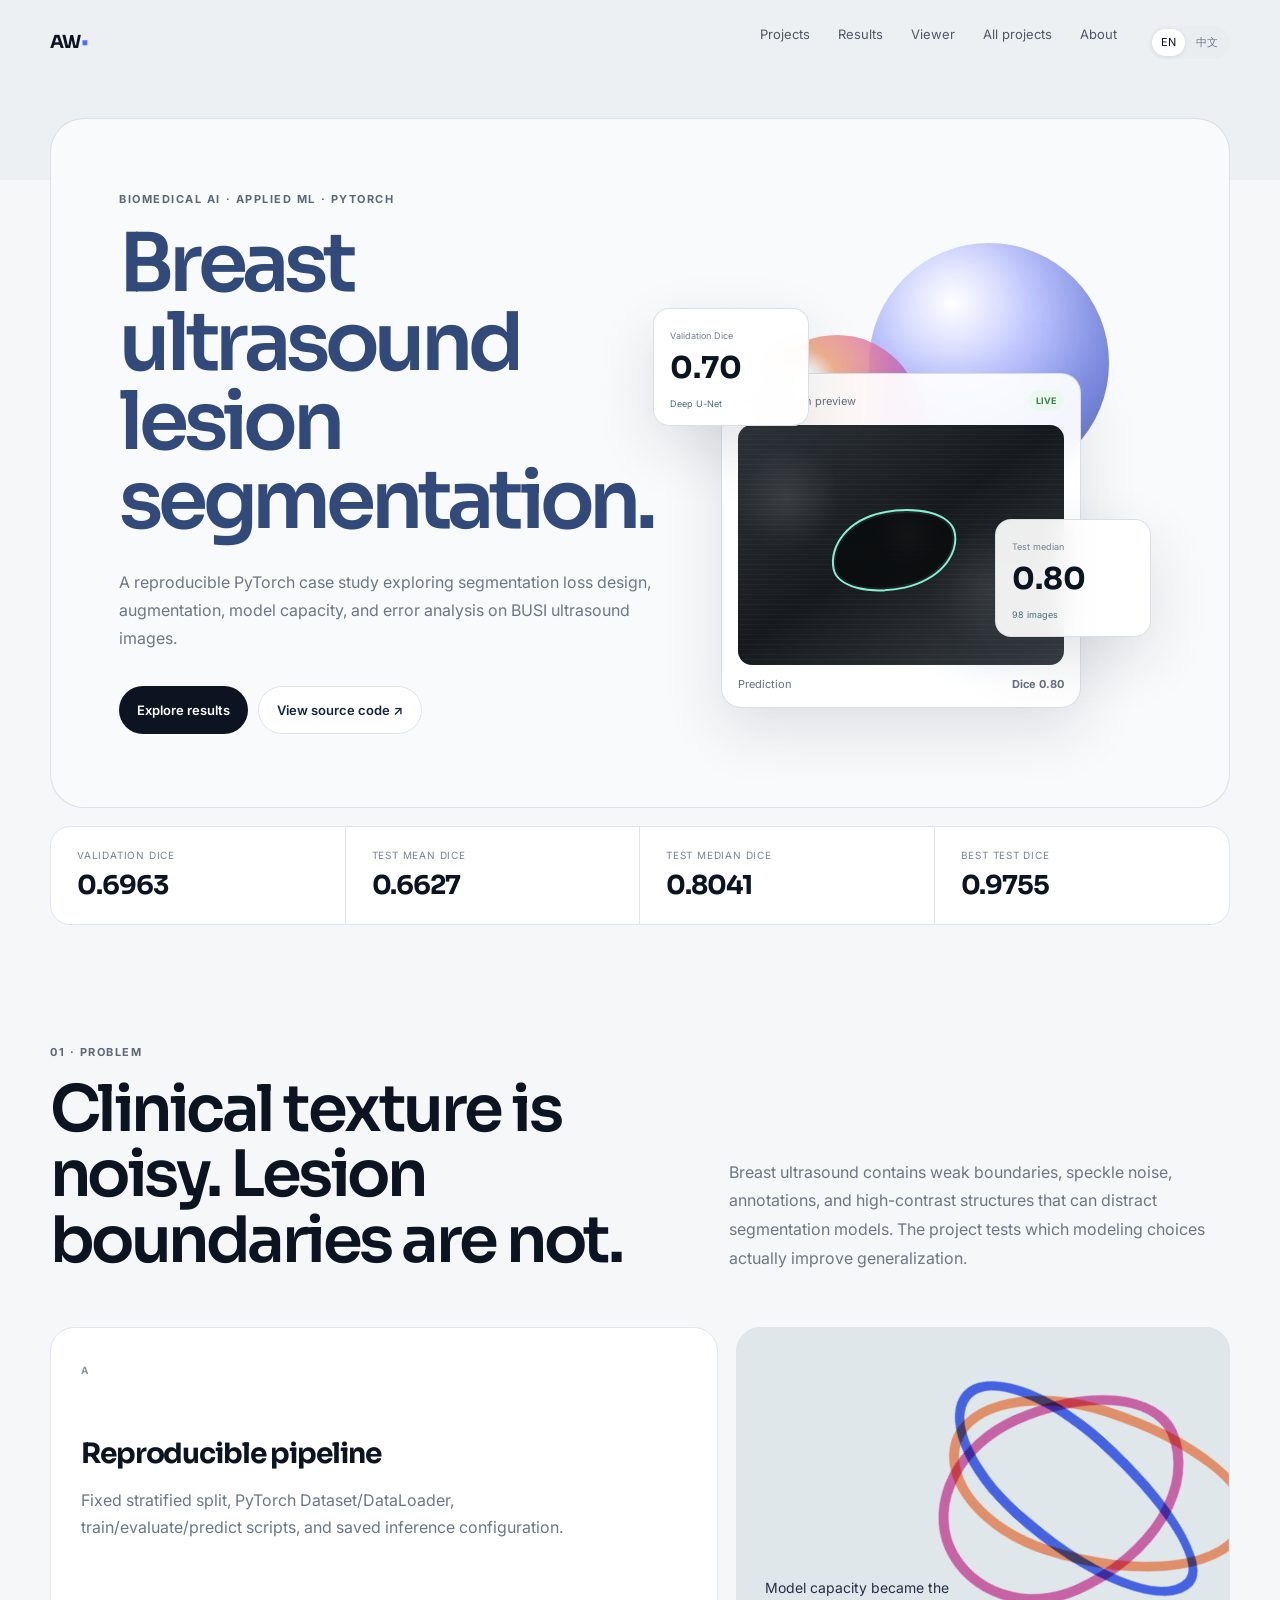
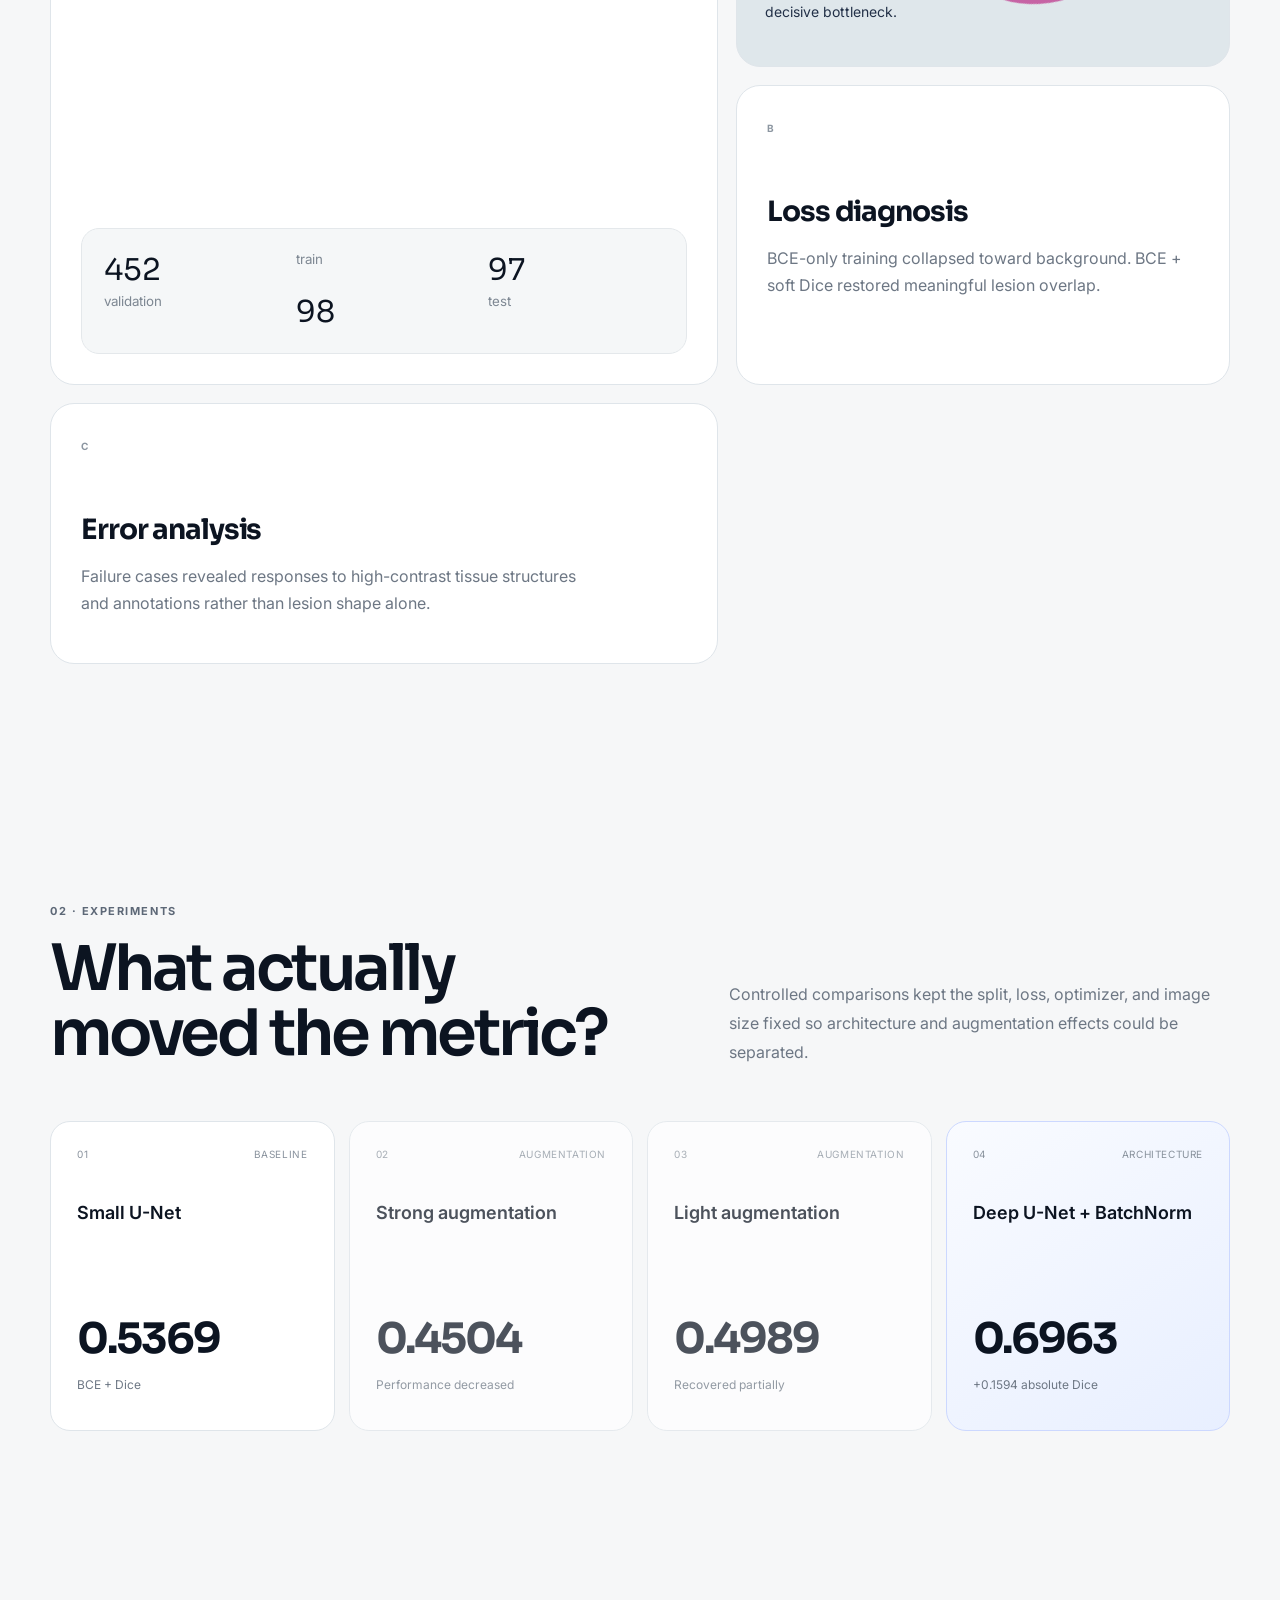
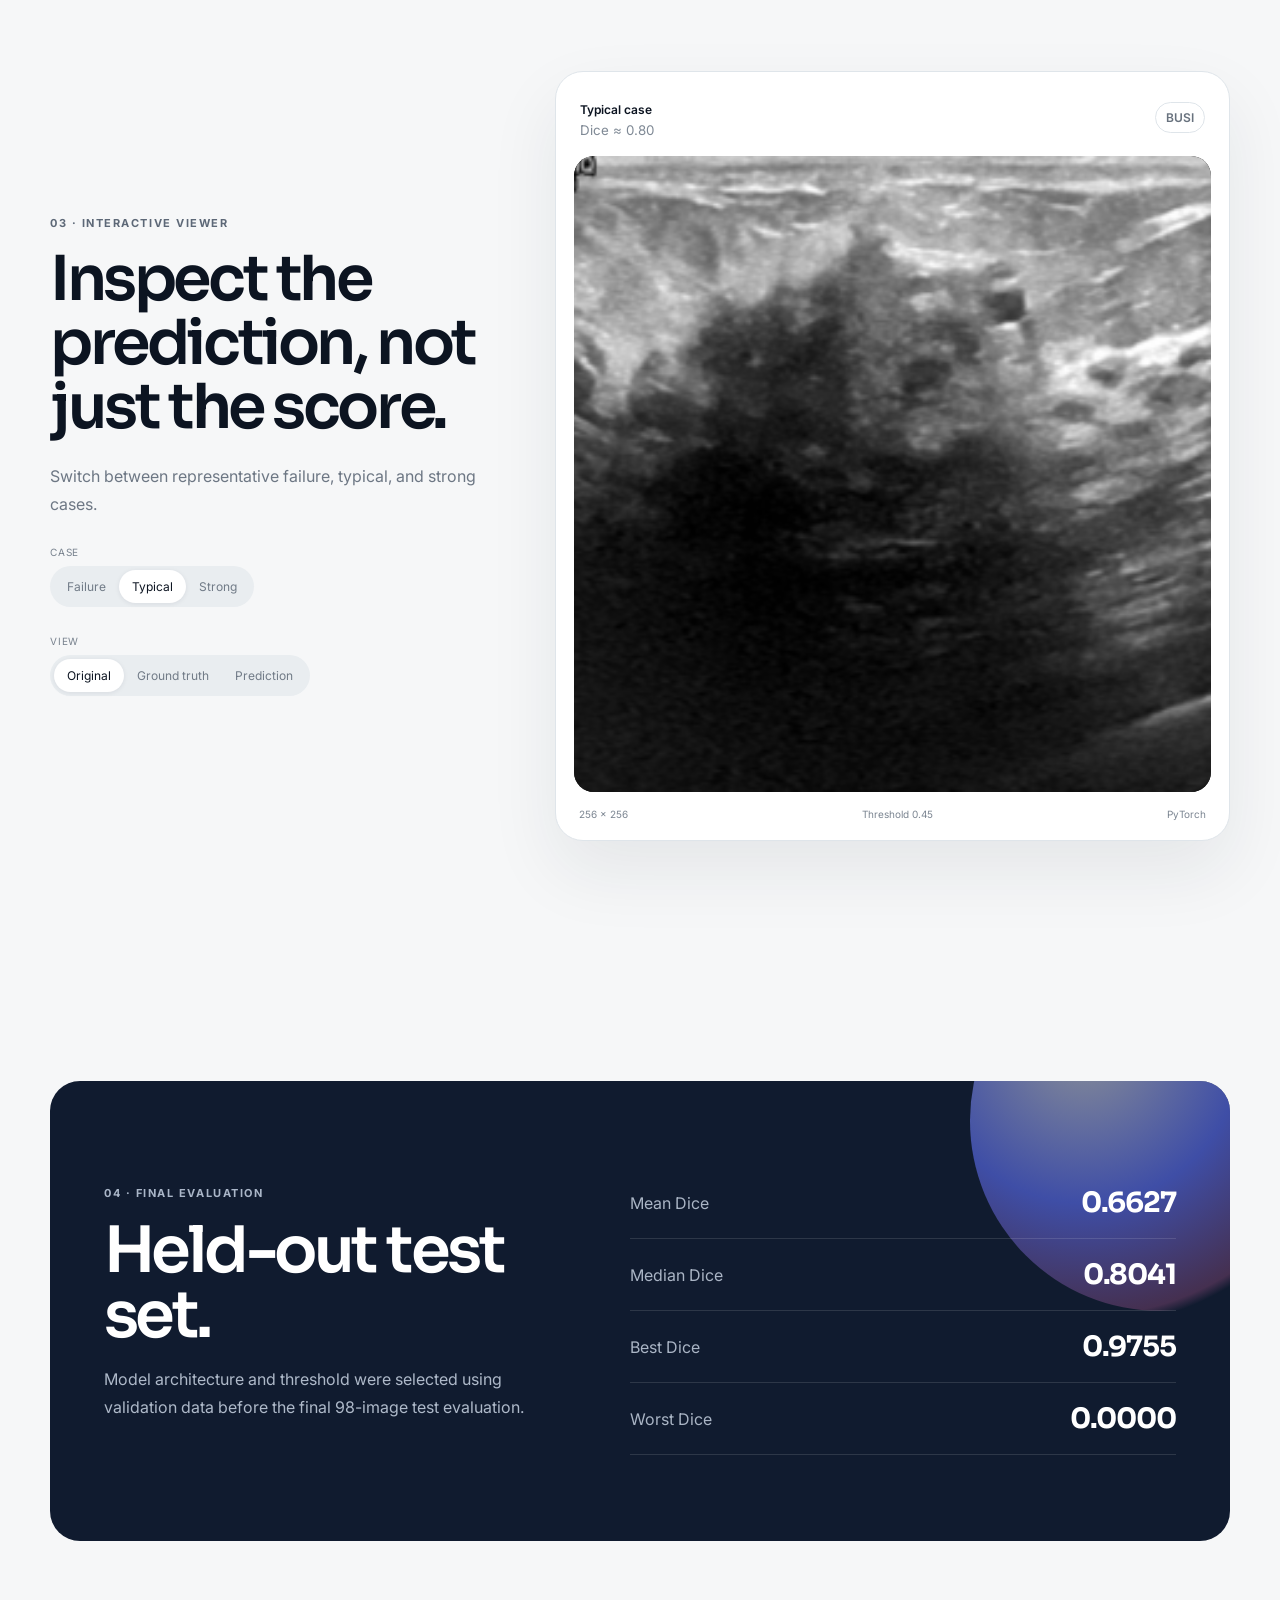
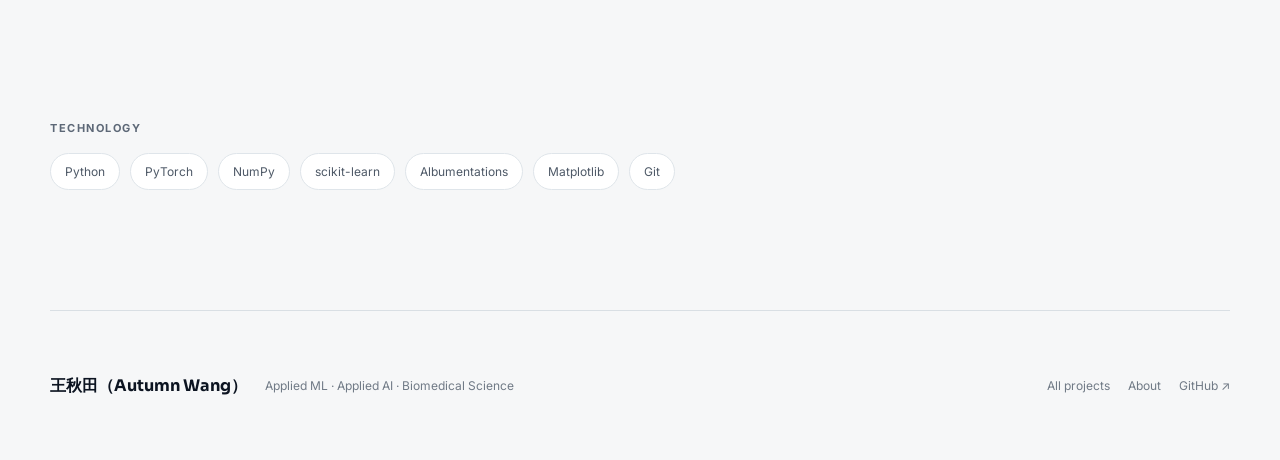
<file: breast-ultrasound.html>
<!DOCTYPE html>

<html lang="en">
<head>
<meta charset="utf-8"/>
<meta content="width=device-width, initial-scale=1.0" name="viewport"/>
<meta content="Breast ultrasound lesion segmentation case study by Autumn Wang." name="description"/>
<title>Breast Ultrasound Segmentation — Autumn Wang</title>
<link href="https://fonts.googleapis.com" rel="preconnect"/>
<link crossorigin="" href="https://fonts.gstatic.com" rel="preconnect"/>
<link href="https://fonts.googleapis.com/css2?family=Inter:wght@400;500;600;700&amp;family=Sora:wght@500;600;700&amp;display=swap" rel="stylesheet"/>
<link href="style.css" rel="stylesheet">
</link></head>
<body>
<header class="site-header">
<a class="brand" href="index.html">AW<span>•</span></a>
<nav class="nav">
<a data-en="Projects" data-zh="项目" href="index.html#projects">Project</a>
<a data-en="Results" data-zh="结果" href="#results">Results</a>
<a data-en="Viewer" data-zh="案例" href="#viewer">Viewer</a>
<a data-en="All projects" data-zh="全部项目" href="index.html#projects">All projects</a>
<a data-en="About" data-zh="关于我" href="about.html">About</a>
<div aria-label="Language" class="language-switch">
<button class="language-button active" data-language="en">EN</button>
<button class="language-button" data-language="zh">中文</button>
</div>
</nav>
</header>
<main>
<section class="hero-shell">
<div class="hero-panel">
<div class="hero-copy">
<p class="eyebrow" data-en="BIOMEDICAL AI · APPLIED ML · PYTORCH" data-zh="生物医学 AI · 应用机器学习 · PYTORCH">BIOMEDICAL AI · APPLIED ML · PYTORCH</p>
<h1>
<span data-en="Breast ultrasound" data-zh="乳腺超声">Breast ultrasound</span><br/>
<span class="hero-accent" data-en="lesion segmentation." data-zh="病灶分割。">lesion segmentation.</span>
</h1>
<p class="hero-lede" data-en="A reproducible PyTorch case study exploring segmentation loss design, augmentation, model capacity, and error analysis on BUSI ultrasound images." data-zh="基于 PyTorch 的可复现医学影像分割项目，系统比较损失函数、数据增强与模型容量，并对 BUSI 超声影像进行错误分析。">
             A reproducible PyTorch case study exploring segmentation loss design, augmentation, model capacity, and error analysis on BUSI ultrasound images.
          </p>
<div class="hero-actions">
<a class="btn btn-dark" data-en="Explore results" data-zh="查看实验结果" href="#results">Explore results</a>
<a class="btn btn-light" href="https://github.com/qwqtw/breast-ultrasound-segmentation" rel="noreferrer" target="_blank">
<span data-en="View source code ↗" data-zh="查看源码 ↗">View source code ↗</span>
</a>
</div>
</div>
<div aria-hidden="true" class="hero-visual">
<div class="orb orb-a"></div>
<div class="orb orb-b"></div>
<div class="orb orb-c"></div>
<div class="float-card card-main">
<div class="card-bar">
<span data-en="Segmentation preview" data-zh="分割预览">Segmentation preview</span>
<span class="status-dot">LIVE</span>
</div>
<div class="ultrasound-frame">
<div class="scan-lines"></div>
<div class="lesion-shape"></div>
<div class="contour"></div>
</div>
<div class="mini-row">
<span data-en="Prediction" data-zh="预测结果">Prediction</span>
<strong>Dice 0.80</strong>
</div>
</div>
<div class="float-card card-metric metric-one">
<span class="mini-label" data-en="Validation Dice" data-zh="验证集 Dice">Validation Dice</span>
<strong>0.70</strong>
<span class="mini-note">Deep U-Net</span>
</div>
<div class="float-card card-metric metric-two">
<span class="mini-label" data-en="Test median" data-zh="测试集中位数">Test median</span>
<strong>0.80</strong>
<span class="mini-note" data-en="98 images" data-zh="98 张图像">98 images</span>
</div>
</div>
</div>
<div class="hero-strip">
<div><span data-en="Validation Dice" data-zh="验证集 Dice">Validation Dice</span><strong>0.6963</strong></div>
<div><span data-en="Test Mean Dice" data-zh="测试集平均 Dice">Test Mean Dice</span><strong>0.6627</strong></div>
<div><span data-en="Test Median Dice" data-zh="测试集中位 Dice">Test Median Dice</span><strong>0.8041</strong></div>
<div><span data-en="Best Test Dice" data-zh="最佳测试 Dice">Best Test Dice</span><strong>0.9755</strong></div>
</div>
</section>
<section class="section" id="work">
<div class="section-title-row">
<div>
<p class="eyebrow" data-en="01 · PROBLEM" data-zh="01 · 问题">01 · PROBLEM</p>
<h2 data-en="Clinical texture is noisy. Lesion boundaries are not." data-zh="超声纹理复杂，病灶边界更难。">
            Clinical texture is noisy. Lesion boundaries are not.
          </h2>
</div>
<p class="section-copy" data-en="Breast ultrasound contains weak boundaries, speckle noise, annotations, and high-contrast structures that can distract segmentation models. The project tests which modeling choices actually improve generalization." data-zh="乳腺超声影像中存在弱边界、散斑噪声、标注与高对比结构，容易干扰分割模型。本项目通过控制变量实验验证哪些建模选择真正改善泛化能力。">
           Breast ultrasound contains weak boundaries, speckle noise, annotations, and high-contrast structures that can distract segmentation models.
        </p>
</div>
<div class="mosaic">
<article class="tile tile-large">
<span class="tile-index">A</span>
<h3 data-en="Reproducible pipeline" data-zh="可复现训练流程">Reproducible pipeline</h3>
<p data-en="Fixed stratified split, PyTorch Dataset/DataLoader, train/evaluate/predict scripts, and saved inference configuration." data-zh="采用固定分层划分、PyTorch Dataset/DataLoader、独立 train/evaluate/predict 脚本，并保存推理配置。">
             Fixed stratified split, PyTorch Dataset/DataLoader, train/evaluate/predict scripts, and saved inference configuration.
          </p>
<div class="code-surface">
<span>452</span><small data-en="train" data-zh="训练">train</small>
<span>97</span><small data-en="validation" data-zh="验证">validation</small>
<span>98</span><small data-en="test" data-zh="测试">test</small>
</div>
</article>
<article class="tile tile-visual">
<div class="protein-loop loop-one"></div>
<div class="protein-loop loop-two"></div>
<div class="protein-loop loop-three"></div>
<p class="floating-caption" data-en="Model capacity became the decisive bottleneck." data-zh="模型容量最终成为最关键的性能瓶颈。">
             Model capacity became the decisive bottleneck.
          </p>
</article>
<article class="tile">
<span class="tile-index">B</span>
<h3 data-en="Loss diagnosis" data-zh="损失函数诊断">Loss diagnosis</h3>
<p data-en="BCE-only training collapsed toward background. BCE + soft Dice restored meaningful lesion overlap." data-zh="仅使用 BCE 时模型塌缩为背景预测；加入 soft Dice 后恢复了有效的病灶区域学习。">
             BCE-only training collapsed toward background.
          </p>
</article>
<article class="tile">
<span class="tile-index">C</span>
<h3 data-en="Error analysis" data-zh="错误分析">Error analysis</h3>
<p data-en="Failure cases revealed responses to high-contrast tissue structures and annotations rather than lesion shape alone." data-zh="失败案例显示模型会响应高对比组织结构与影像标注，而不仅仅是病灶形态。">
             Failure cases revealed responses to high-contrast tissue structures and annotations rather than lesion shape alone.
          </p>
</article>
</div>
</section>
<section class="section" id="results">
<div class="section-title-row">
<div>
<p class="eyebrow" data-en="02 · EXPERIMENTS" data-zh="02 · 实验">02 · EXPERIMENTS</p>
<h2 data-en="What actually moved the metric?" data-zh="真正提升性能的是什么？">What actually moved the metric?</h2>
</div>
<p class="section-copy" data-en="Controlled comparisons kept the split, loss, optimizer, and image size fixed so architecture and augmentation effects could be separated." data-zh="通过固定数据划分、损失函数、优化器和图像尺寸，分别评估数据增强与模型结构对性能的影响。">
           Controlled comparisons kept the split, loss, optimizer, and image size fixed.
        </p>
</div>
<div class="experiment-track">
<article class="experiment-card">
<div class="exp-top"><span>01</span><span data-en="Baseline" data-zh="基线">Baseline</span></div>
<h3 data-en="Small U-Net" data-zh="小型 U-Net">Small U-Net</h3>
<strong>0.5369</strong>
<p>BCE + Dice</p>
</article>
<article class="experiment-card dim">
<div class="exp-top"><span>02</span><span data-en="Augmentation" data-zh="数据增强">Augmentation</span></div>
<h3 data-en="Strong augmentation" data-zh="强数据增强">Strong augmentation</h3>
<strong>0.4504</strong>
<p data-en="Performance decreased" data-zh="性能下降">Performance decreased</p>
</article>
<article class="experiment-card dim">
<div class="exp-top"><span>03</span><span data-en="Augmentation" data-zh="数据增强">Augmentation</span></div>
<h3 data-en="Light augmentation" data-zh="轻量数据增强">Light augmentation</h3>
<strong>0.4989</strong>
<p data-en="Recovered partially" data-zh="部分恢复">Recovered partially</p>
</article>
<article class="experiment-card winner">
<div class="exp-top"><span>04</span><span data-en="Architecture" data-zh="模型结构">Architecture</span></div>
<h3 data-en="Deep U-Net + BatchNorm" data-zh="深层 U-Net + BatchNorm">Deep U-Net + BatchNorm</h3>
<strong>0.6963</strong>
<p data-en="+0.1594 absolute Dice" data-zh="Dice 绝对提升 +0.1594">+0.1594 absolute Dice</p>
</article>
</div>
</section>
<section class="section viewer-section" id="viewer">
<div class="viewer-copy">
<p class="eyebrow" data-en="03 · INTERACTIVE VIEWER" data-zh="03 · 交互式案例">03 · INTERACTIVE VIEWER</p>
<h2 data-en="Inspect the prediction, not just the score." data-zh="不只看分数，也看模型到底预测了什么。">
            Inspect the prediction, not just the score.
        </h2>
<p data-en="Switch between representative failure, typical, and strong cases." data-zh="切换查看代表性的失败、典型和优秀案例。">
           Switch between representative failure, typical, and strong cases.
        </p>
<div class="switch-group">
<span data-en="Case" data-zh="案例">Case</span>
<div class="pill-switch" id="caseSwitch">
<button data-case="failure" data-en="Failure" data-zh="失败">Failure</button>
<button class="active" data-case="typical" data-en="Typical" data-zh="典型">Typical</button>
<button data-case="strong" data-en="Strong" data-zh="优秀">Strong</button>
</div>
</div>
<div class="switch-group">
<span data-en="View" data-zh="视图">View</span>
<div class="pill-switch" id="viewSwitch">
<button class="active" data-en="Original" data-view="original" data-zh="原图">Original</button>
<button data-en="Ground truth" data-view="ground-truth" data-zh="真实标注">Ground truth</button>
<button data-en="Prediction" data-view="prediction" data-zh="模型预测">Prediction</button>
</div>
</div>
</div>
<div class="viewer-device">
<div class="viewer-topbar">
<div>
<span id="viewerCaseLabel">Typical case</span>
<small id="viewerScore">Dice ≈ 0.80</small>
</div>
<span class="viewer-badge">BUSI</span>
</div>
<div class="viewer-canvas">
<div class="placeholder-art" id="placeholderArt">
<div class="scan-lines"></div>
<div class="lesion-shape large-lesion"></div>
<div class="contour contour-large"></div>
</div>
<img alt="Segmentation case" hidden="" id="viewerImage"/>
</div>
<div class="viewer-meta">
<span>256 × 256</span>
<span>Threshold 0.45</span>
<span>PyTorch</span>
</div>
</div>
</section>
<section class="section final-section">
<div class="final-panel">
<div class="final-copy">
<p class="eyebrow" data-en="04 · FINAL EVALUATION" data-zh="04 · 最终评估">04 · FINAL EVALUATION</p>
<h2 data-en="Held-out test set." data-zh="独立测试集评估。">Held-out test set.</h2>
<p data-en="Model architecture and threshold were selected using validation data before the final 98-image test evaluation." data-zh="模型结构与阈值均在验证集上确定后，才对 98 张独立测试图像进行最终评估。">
             Model architecture and threshold were selected using validation data before the final 98-image test evaluation.
          </p>
</div>
<div class="metric-stack">
<div><span data-en="Mean Dice" data-zh="平均 Dice">Mean Dice</span><strong>0.6627</strong></div>
<div><span data-en="Median Dice" data-zh="中位 Dice">Median Dice</span><strong>0.8041</strong></div>
<div><span data-en="Best Dice" data-zh="最佳 Dice">Best Dice</span><strong>0.9755</strong></div>
<div><span data-en="Worst Dice" data-zh="最低 Dice">Worst Dice</span><strong>0.0000</strong></div>
</div>
</div>
</section>
<section class="section tech-section">
<p class="eyebrow" data-en="TECHNOLOGY" data-zh="技术栈">TECHNOLOGY</p>
<div class="tech-cloud">
<span>Python</span><span>PyTorch</span><span>NumPy</span><span>scikit-learn</span>
<span>Albumentations</span><span>Matplotlib</span><span>Git</span>
</div>
</section>
</main>
<footer class="site-footer">
<div>
<strong>王秋田（Autumn Wang）</strong>
<span data-en="Applied ML · Applied AI · Biomedical Science" data-zh="应用机器学习 · 应用 AI · 生物医学科学">Applied ML · Applied AI · Biomedical Science</span>
</div>
<div>
<a data-en="All projects" data-zh="全部项目" href="index.html#projects">All projects</a>
<a data-en="About" data-zh="关于我" href="about.html">About</a>
<a href="https://github.com/qwqtw/breast-ultrasound-segmentation" rel="noreferrer" target="_blank">GitHub ↗</a>
</div>
</footer>
<script src="script.js"></script>
</body>
</html>
</file>
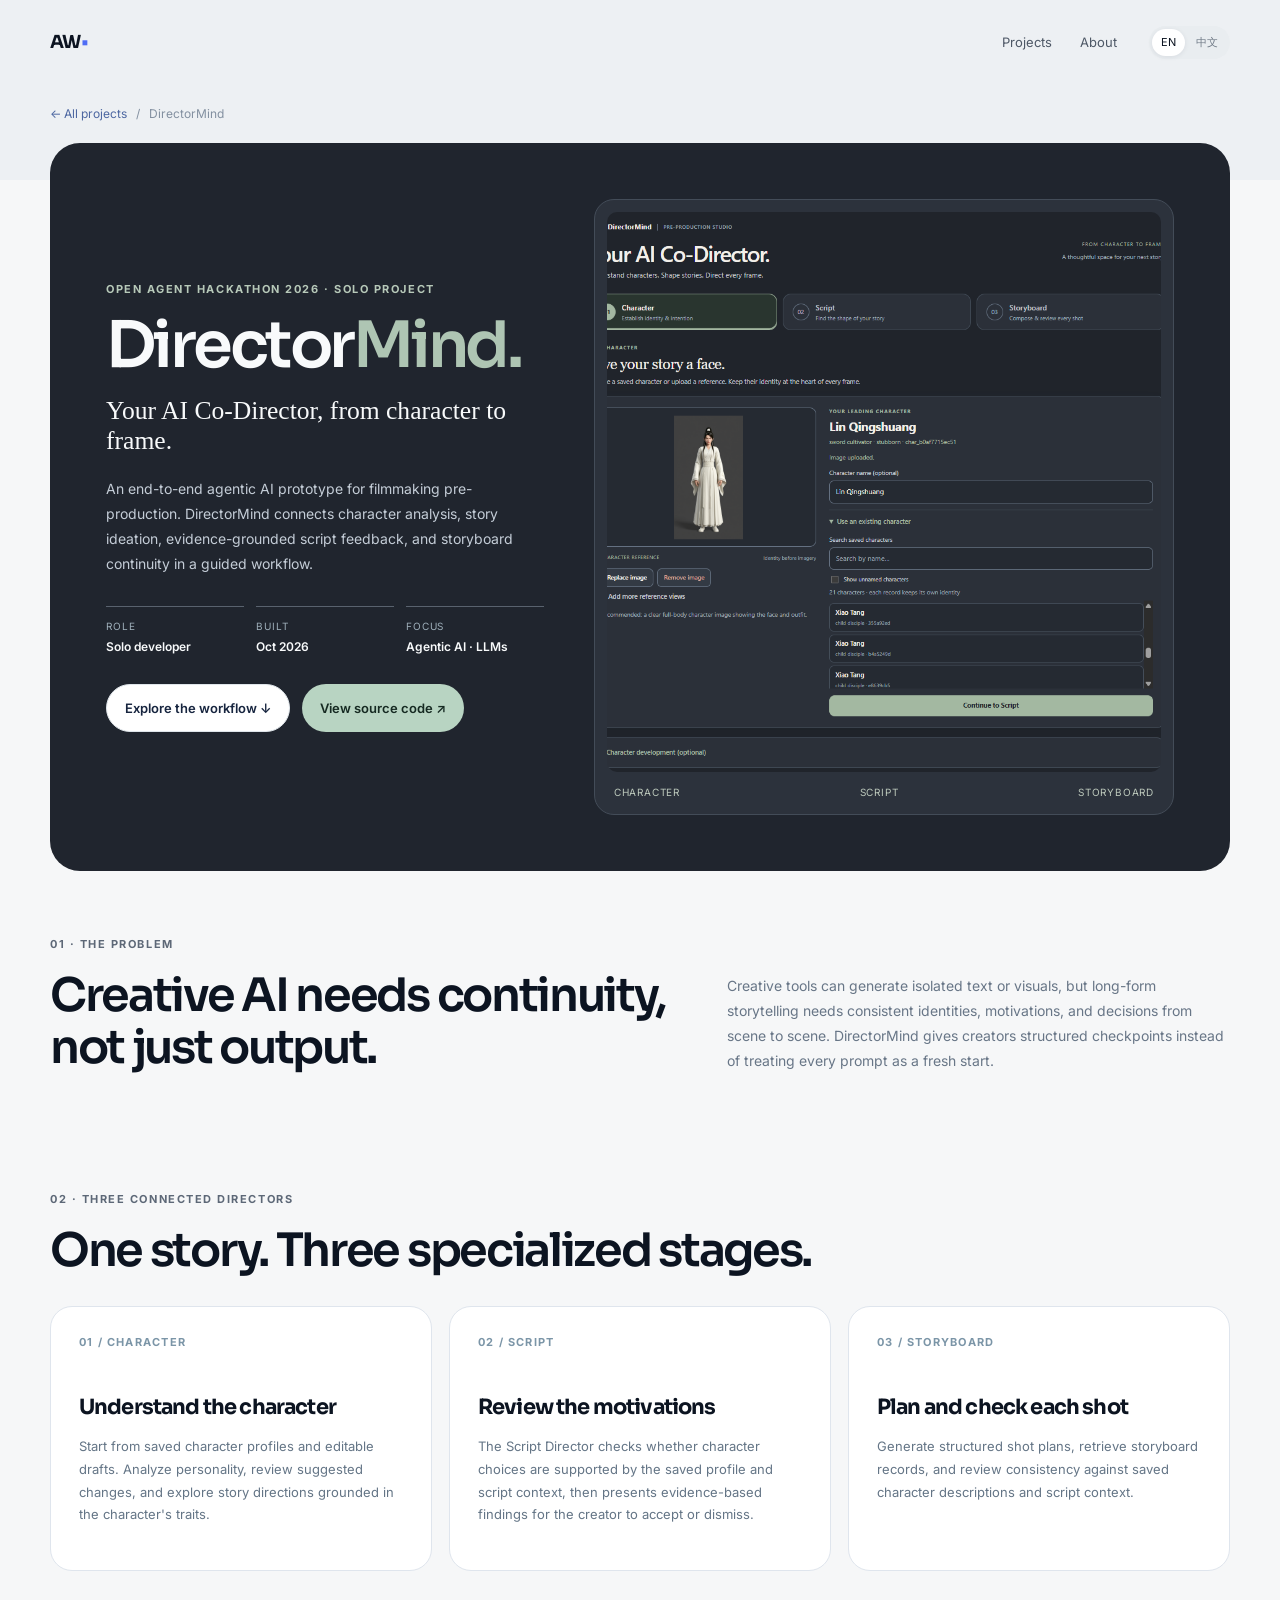
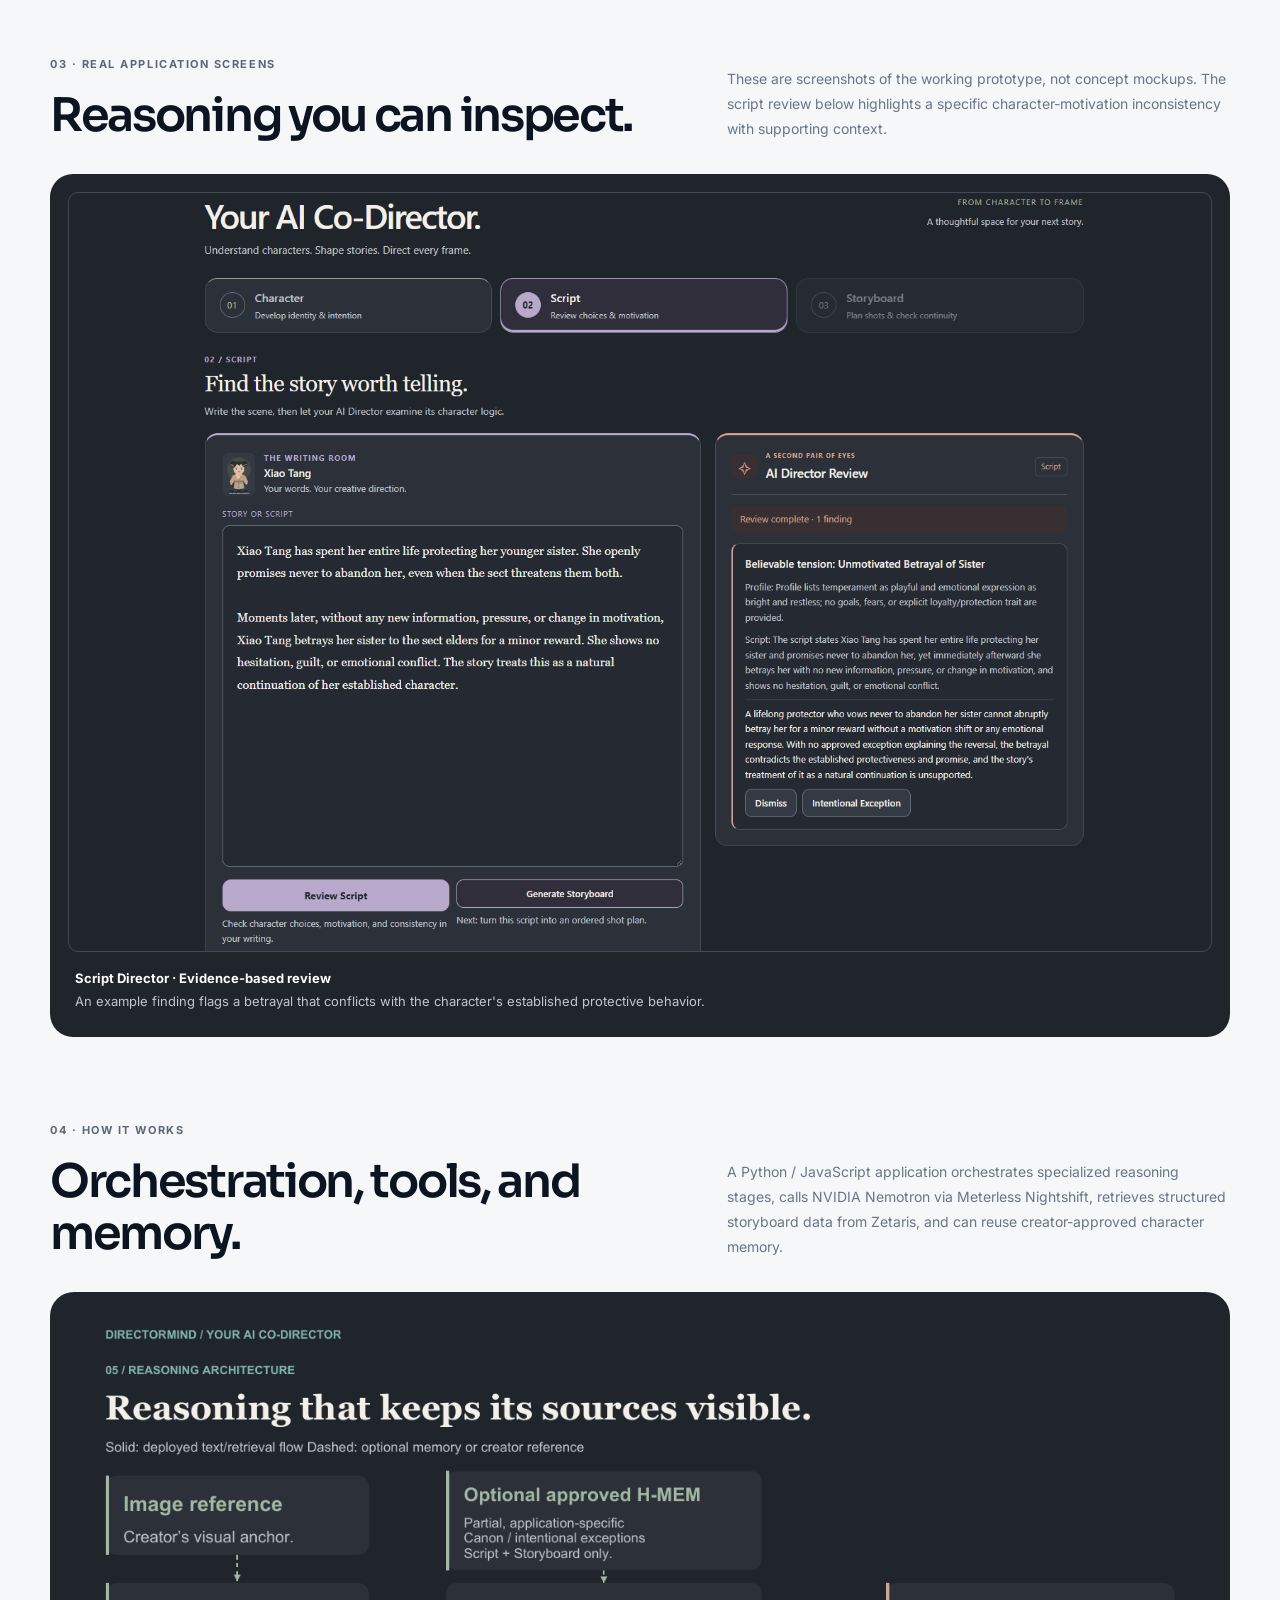
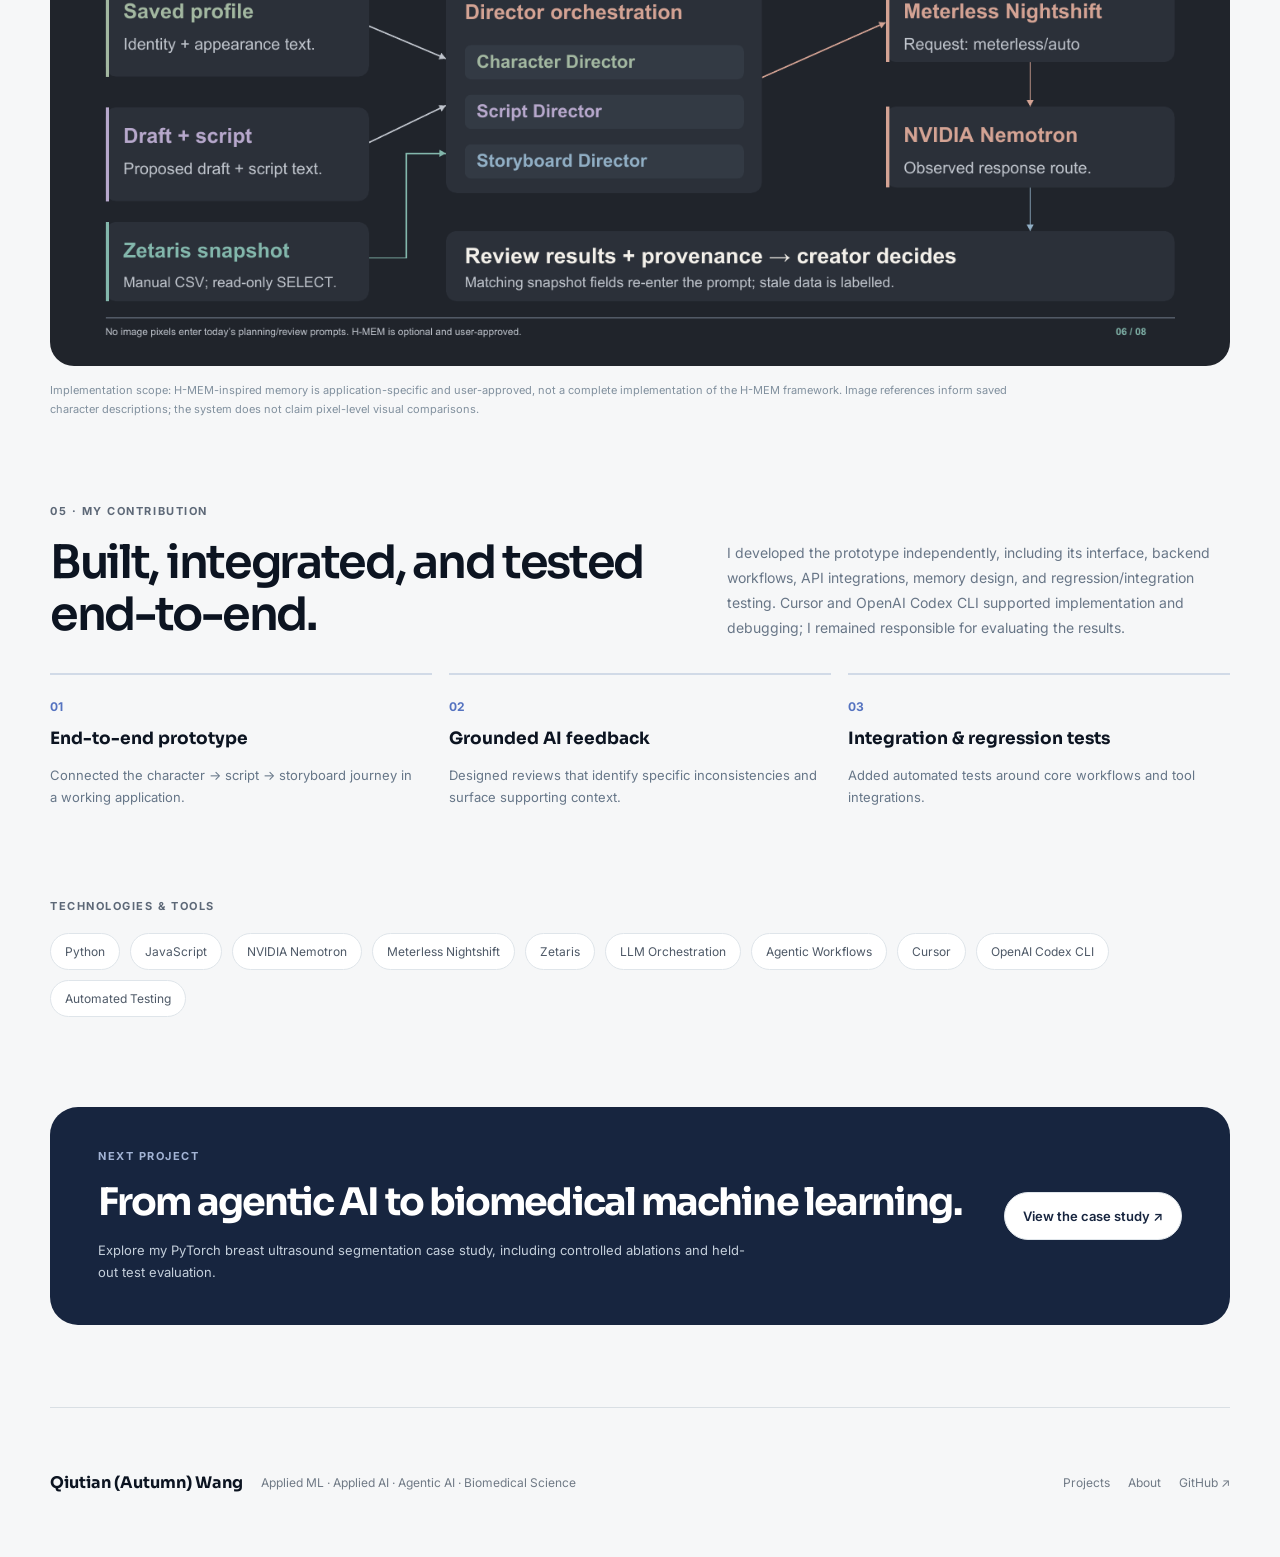
<file: directormind.html>
<!DOCTYPE html>

<html lang="en">
<head>
<meta charset="utf-8"/>
<meta content="width=device-width, initial-scale=1" name="viewport"/>
<meta content="#edf0f3" name="theme-color"/>
<link href="https://fonts.googleapis.com" rel="preconnect"/>
<link crossorigin="" href="https://fonts.gstatic.com" rel="preconnect"/>
<link href="https://fonts.googleapis.com/css2?family=Inter:wght@400;500;600;700&amp;family=Sora:wght@500;600;700&amp;display=swap" rel="stylesheet"/>
<link href="style.css" rel="stylesheet"/>
<meta content="DirectorMind: solo Open Agent Hackathon 2026 project featuring multi-stage agentic AI workflows, character memory, LLM-assisted script reasoning, and storyboard continuity reviews." name="description"/>
<title>DirectorMind — Agentic AI Co-Director | Autumn Wang</title>
</head>
<body class="director-detail">
<header class="site-header">
<a aria-label="Autumn Wang home" class="brand" href="index.html">AW<span>•</span></a>
<nav aria-label="Primary navigation" class="nav portfolio-nav">
<a data-en="Projects" data-zh="项目" href="index.html#projects">Projects</a>
<a data-en="About" data-zh="关于我" href="about.html">About</a>
<div aria-label="Language" class="language-switch">
<button class="language-button active" data-language="en" type="button">EN</button>
<button class="language-button" data-language="zh" type="button">中文</button>
</div>
</nav>
</header>
<main>
<div class="dm-breadcrumb"><a data-en="← All projects" data-zh="← 全部项目" href="index.html#projects">← All projects</a><span> / </span><span>DirectorMind</span></div>
<section class="dm-hero">
<div class="dm-hero-text"><p class="eyebrow" data-en="OPEN AGENT HACKATHON 2026 · SOLO PROJECT" data-zh="OPEN AGENT HACKATHON 2026 · 独立项目">OPEN AGENT HACKATHON 2026 · SOLO PROJECT</p><h1>Director<span>Mind.</span></h1><p class="dm-hero-sub" data-en="Your AI Co-Director, from character to frame." data-zh="从角色到分镜的 AI 联合导演。">Your AI Co-Director, from character to frame.</p><p class="dm-hero-description" data-en="An end-to-end agentic AI prototype for filmmaking pre-production. DirectorMind connects character analysis, story ideation, evidence-grounded script feedback, and storyboard continuity in a guided workflow." data-zh="一个面向影视前期创作的端到端 Agentic AI 原型，将人物分析、故事构思、有证据依据的剧本反馈和分镜一致性检查串联成完整流程。">An end-to-end agentic AI prototype for filmmaking pre-production. DirectorMind connects character analysis, story ideation, evidence-grounded script feedback, and storyboard continuity in a guided workflow.</p><div class="dm-facts"><div><span data-en="ROLE" data-zh="角色">ROLE</span><strong data-en="Solo developer" data-zh="独立开发">Solo developer</strong></div><div><span data-en="BUILT" data-zh="时间">BUILT</span><strong>Oct 2026</strong></div><div><span data-en="FOCUS" data-zh="领域">FOCUS</span><strong>Agentic AI · LLMs</strong></div></div><div class="dm-hero-actions"><a class="btn btn-light" data-en="Explore the workflow ↓" data-zh="查看工作流 ↓" href="#workflow">Explore the workflow ↓</a><a class="btn btn-dark" data-en="View source code ↗" data-zh="查看项目源码 ↗" href="https://github.com/qwqtw/ai-manju-studio" rel="noopener noreferrer" target="_blank">View source code ↗</a></div></div>
<div class="dm-hero-image"><img alt="DirectorMind Character Director interface with uploaded character references and development tools" src="assets/directormind-character.png"/><div class="dm-stage-rail"><span>CHARACTER</span><span>SCRIPT</span><span>STORYBOARD</span></div></div>
</section>
<section class="portfolio-section dm-problem"><div class="portfolio-section-head"><div><p class="eyebrow" data-en="01 · THE PROBLEM" data-zh="01 · 要解决的问题">01 · THE PROBLEM</p><h2 data-en="Creative AI needs continuity, not just output." data-zh="创作 AI 不只需要生成，还需要连贯性。">Creative AI needs continuity, not just output.</h2></div><p data-en="Creative tools can generate isolated text or visuals, but long-form storytelling needs consistent identities, motivations, and decisions from scene to scene. DirectorMind gives creators structured checkpoints instead of treating every prompt as a fresh start." data-zh="生成工具能产出独立的文字或画面，但持续创作需要人物身份、动机与行为在不同场景间保持一致。DirectorMind 通过结构化的创作检查点，而不是孤立的提示词来支持这一过程。">Creative tools can generate isolated text or visuals, but long-form storytelling needs consistent identities, motivations, and decisions from scene to scene. DirectorMind gives creators structured checkpoints instead of treating every prompt as a fresh start.</p></div></section>
<section class="portfolio-section dm-workflow" id="workflow"><p class="eyebrow" data-en="02 · THREE CONNECTED DIRECTORS" data-zh="02 · 三个衔接的导演模块">02 · THREE CONNECTED DIRECTORS</p><h2 data-en="One story. Three specialized stages." data-zh="同一个故事，三个专业创作阶段。">One story. Three specialized stages.</h2><div class="dm-stage-grid">
<article class="dm-stage-card"><div class="dm-stage-number">01 / CHARACTER</div><h3 data-en="Understand the character" data-zh="理解人物">Understand the character</h3><p data-en="Start from saved character profiles and editable drafts. Analyze personality, review suggested changes, and explore story directions grounded in the character's traits." data-zh="从已保存的人物档案和可编辑草稿出发，分析性格、审查修改建议，并基于人物特征探索故事方向。">Start from saved character profiles and editable drafts. Analyze personality, review suggested changes, and explore story directions grounded in the character's traits.</p></article>
<article class="dm-stage-card"><div class="dm-stage-number">02 / SCRIPT</div><h3 data-en="Review the motivations" data-zh="审查人物动机">Review the motivations</h3><p data-en="The Script Director checks whether character choices are supported by the saved profile and script context, then presents evidence-based findings for the creator to accept or dismiss." data-zh="剧本导演根据保存的人物档案与剧本上下文检查角色行为是否合理，并提供基于证据的反馈，由创作者决定是否采纳。">The Script Director checks whether character choices are supported by the saved profile and script context, then presents evidence-based findings for the creator to accept or dismiss.</p></article>
<article class="dm-stage-card"><div class="dm-stage-number">03 / STORYBOARD</div><h3 data-en="Plan and check each shot" data-zh="规划并核对镜头">Plan and check each shot</h3><p data-en="Generate structured shot plans, retrieve storyboard records, and review consistency against saved character descriptions and script context." data-zh="生成结构化镜头方案、检索分镜记录，并根据保存的人物描述与剧本上下文审查一致性。">Generate structured shot plans, retrieve storyboard records, and review consistency against saved character descriptions and script context.</p></article>
</div></section>
<section class="portfolio-section dm-demo"><div class="portfolio-section-head"><div><p class="eyebrow" data-en="03 · REAL APPLICATION SCREENS" data-zh="03 · 真实应用界面">03 · REAL APPLICATION SCREENS</p><h2 data-en="Reasoning you can inspect." data-zh="能够追溯的推理反馈。">Reasoning you can inspect.</h2></div><p data-en="These are screenshots of the working prototype, not concept mockups. The script review below highlights a specific character-motivation inconsistency with supporting context." data-zh="以下是真实原型截图，而不是概念设计图。剧本审阅显示了有上下文依据的人物动机冲突反馈。">These are screenshots of the working prototype, not concept mockups. The script review below highlights a specific character-motivation inconsistency with supporting context.</p></div>
<figure class="dm-screenshot-card"><img alt="DirectorMind Script Director detecting an unmotivated character betrayal and showing evidence-based feedback" loading="lazy" src="assets/directormind-script.png"/><figcaption><strong data-en="Script Director · Evidence-based review" data-zh="剧本导演 · 基于证据的审阅">Script Director · Evidence-based review</strong><span data-en="An example finding flags a betrayal that conflicts with the character's established protective behavior." data-zh="示例反馈指出人物背叛行为与其此前设定的保护者动机不符。">An example finding flags a betrayal that conflicts with the character's established protective behavior.</span></figcaption></figure>
</section>
<section class="portfolio-section dm-architecture"><div class="portfolio-section-head"><div><p class="eyebrow" data-en="04 · HOW IT WORKS" data-zh="04 · 技术架构">04 · HOW IT WORKS</p><h2 data-en="Orchestration, tools, and memory." data-zh="工作流编排、工具与记忆。">Orchestration, tools, and memory.</h2></div><p data-en="A Python / JavaScript application orchestrates specialized reasoning stages, calls NVIDIA Nemotron via Meterless Nightshift, retrieves structured storyboard data from Zetaris, and can reuse creator-approved character memory." data-zh="Python / JavaScript 应用负责阶段化推理，通过 Meterless Nightshift 调用 NVIDIA Nemotron，从 Zetaris 检索结构化分镜数据，并复用由创作者批准的人物记忆。">A Python / JavaScript application orchestrates specialized reasoning stages, calls NVIDIA Nemotron via Meterless Nightshift, retrieves structured storyboard data from Zetaris, and can reuse creator-approved character memory.</p></div>
<div class="dm-diagram"><img alt="DirectorMind architecture diagram showing character and script inputs, memory, director orchestration, Nemotron via Meterless, and Zetaris retrieval" loading="lazy" src="assets/directormind-architecture.png"/></div>
<p class="dm-fineprint" data-en="Implementation scope: H-MEM-inspired memory is application-specific and user-approved, not a complete implementation of the H-MEM framework. Image references inform saved character descriptions; the system does not claim pixel-level visual comparisons." data-zh="实现范围说明：H-MEM 风格记忆属于应用内的部分实现，并需用户确认，不代表完整 H-MEM 框架。图像参考用于保存角色描述，系统不宣称进行像素级视觉比较。">Implementation scope: H-MEM-inspired memory is application-specific and user-approved, not a complete implementation of the H-MEM framework. Image references inform saved character descriptions; the system does not claim pixel-level visual comparisons.</p>
</section>
<section class="portfolio-section dm-contribution"><div class="portfolio-section-head"><div><p class="eyebrow" data-en="05 · MY CONTRIBUTION" data-zh="05 · 我的工作">05 · MY CONTRIBUTION</p><h2 data-en="Built, integrated, and tested end-to-end." data-zh="从开发、集成到端到端验证。">Built, integrated, and tested end-to-end.</h2></div><p data-en="I developed the prototype independently, including its interface, backend workflows, API integrations, memory design, and regression/integration testing. Cursor and OpenAI Codex CLI supported implementation and debugging; I remained responsible for evaluating the results." data-zh="我独立开发了原型的界面、后端工作流、API 集成、记忆机制与回归/集成测试。Cursor 与 OpenAI Codex CLI 用于辅助实现和调试，最终功能验证由我负责。">I developed the prototype independently, including its interface, backend workflows, API integrations, memory design, and regression/integration testing. Cursor and OpenAI Codex CLI supported implementation and debugging; I remained responsible for evaluating the results.</p></div><div class="dm-impact-grid"><div><span>01</span><strong data-en="End-to-end prototype" data-zh="端到端原型">End-to-end prototype</strong><p data-en="Connected the character → script → storyboard journey in a working application." data-zh="将角色、剧本和分镜阶段整合为可运行应用。">Connected the character → script → storyboard journey in a working application.</p></div><div><span>02</span><strong data-en="Grounded AI feedback" data-zh="有依据的 AI 反馈">Grounded AI feedback</strong><p data-en="Designed reviews that identify specific inconsistencies and surface supporting context." data-zh="设计可指出具体问题并展示依据的审阅流程。">Designed reviews that identify specific inconsistencies and surface supporting context.</p></div><div><span>03</span><strong data-en="Integration &amp; regression tests" data-zh="集成与回归测试">Integration &amp; regression tests</strong><p data-en="Added automated tests around core workflows and tool integrations." data-zh="为核心流程和外部工具集成添加自动化测试。">Added automated tests around core workflows and tool integrations.</p></div></div></section>
<section class="portfolio-section dm-tech"><p class="eyebrow" data-en="TECHNOLOGIES &amp; TOOLS" data-zh="技术与开发工具">TECHNOLOGIES &amp; TOOLS</p><div class="tech-cloud"><span>Python</span><span>JavaScript</span><span>NVIDIA Nemotron</span><span>Meterless Nightshift</span><span>Zetaris</span><span>LLM Orchestration</span><span>Agentic Workflows</span><span>Cursor</span><span>OpenAI Codex CLI</span><span>Automated Testing</span></div></section>
<section class="portfolio-bottom-banner dm-end"><div><p class="eyebrow" data-en="NEXT PROJECT" data-zh="下一个项目">NEXT PROJECT</p><h2 data-en="From agentic AI to biomedical machine learning." data-zh="从 Agentic AI 到生物医学机器学习。">From agentic AI to biomedical machine learning.</h2><p data-en="Explore my PyTorch breast ultrasound segmentation case study, including controlled ablations and held-out test evaluation." data-zh="查看我的 PyTorch 乳腺超声分割项目，包括控制变量实验与独立测试集评估。">Explore my PyTorch breast ultrasound segmentation case study, including controlled ablations and held-out test evaluation.</p></div><a class="btn btn-light" data-en="View the case study ↗" data-zh="查看案例 ↗" href="breast-ultrasound.html">View the case study ↗</a></section>
</main>
<footer class="site-footer portfolio-footer">
<div><strong>Qiutian (Autumn) Wang</strong><span data-en="Applied ML · Applied AI · Agentic AI · Biomedical Science" data-zh="应用机器学习 · 应用 AI · 智能体 AI · 生物医学科学">Applied ML · Applied AI · Agentic AI · Biomedical Science</span></div>
<div><a data-en="Projects" data-zh="项目" href="index.html#projects">Projects</a><a data-en="About" data-zh="关于我" href="about.html">About</a><a href="https://github.com/qwqtw" rel="noopener noreferrer" target="_blank">GitHub ↗</a></div>
</footer>
<script src="script.js"></script>
</body>
</html>
</file>
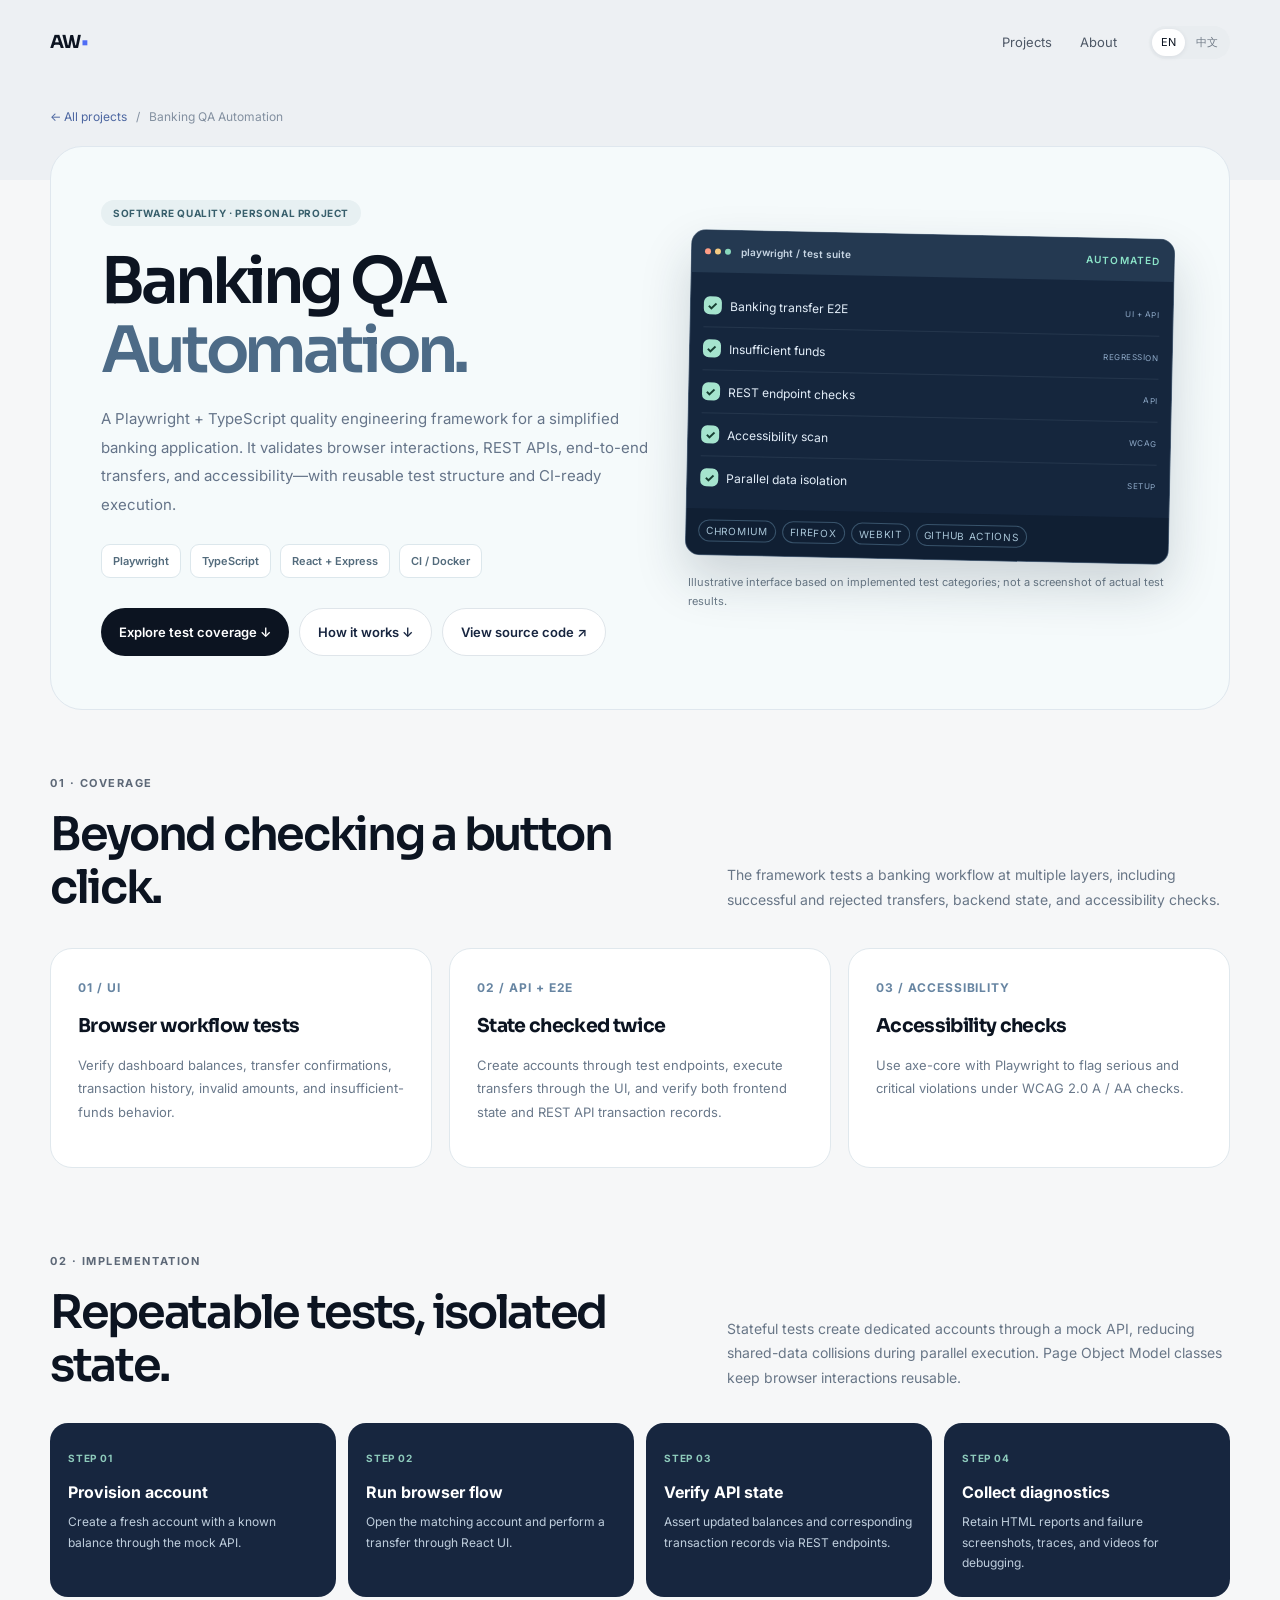
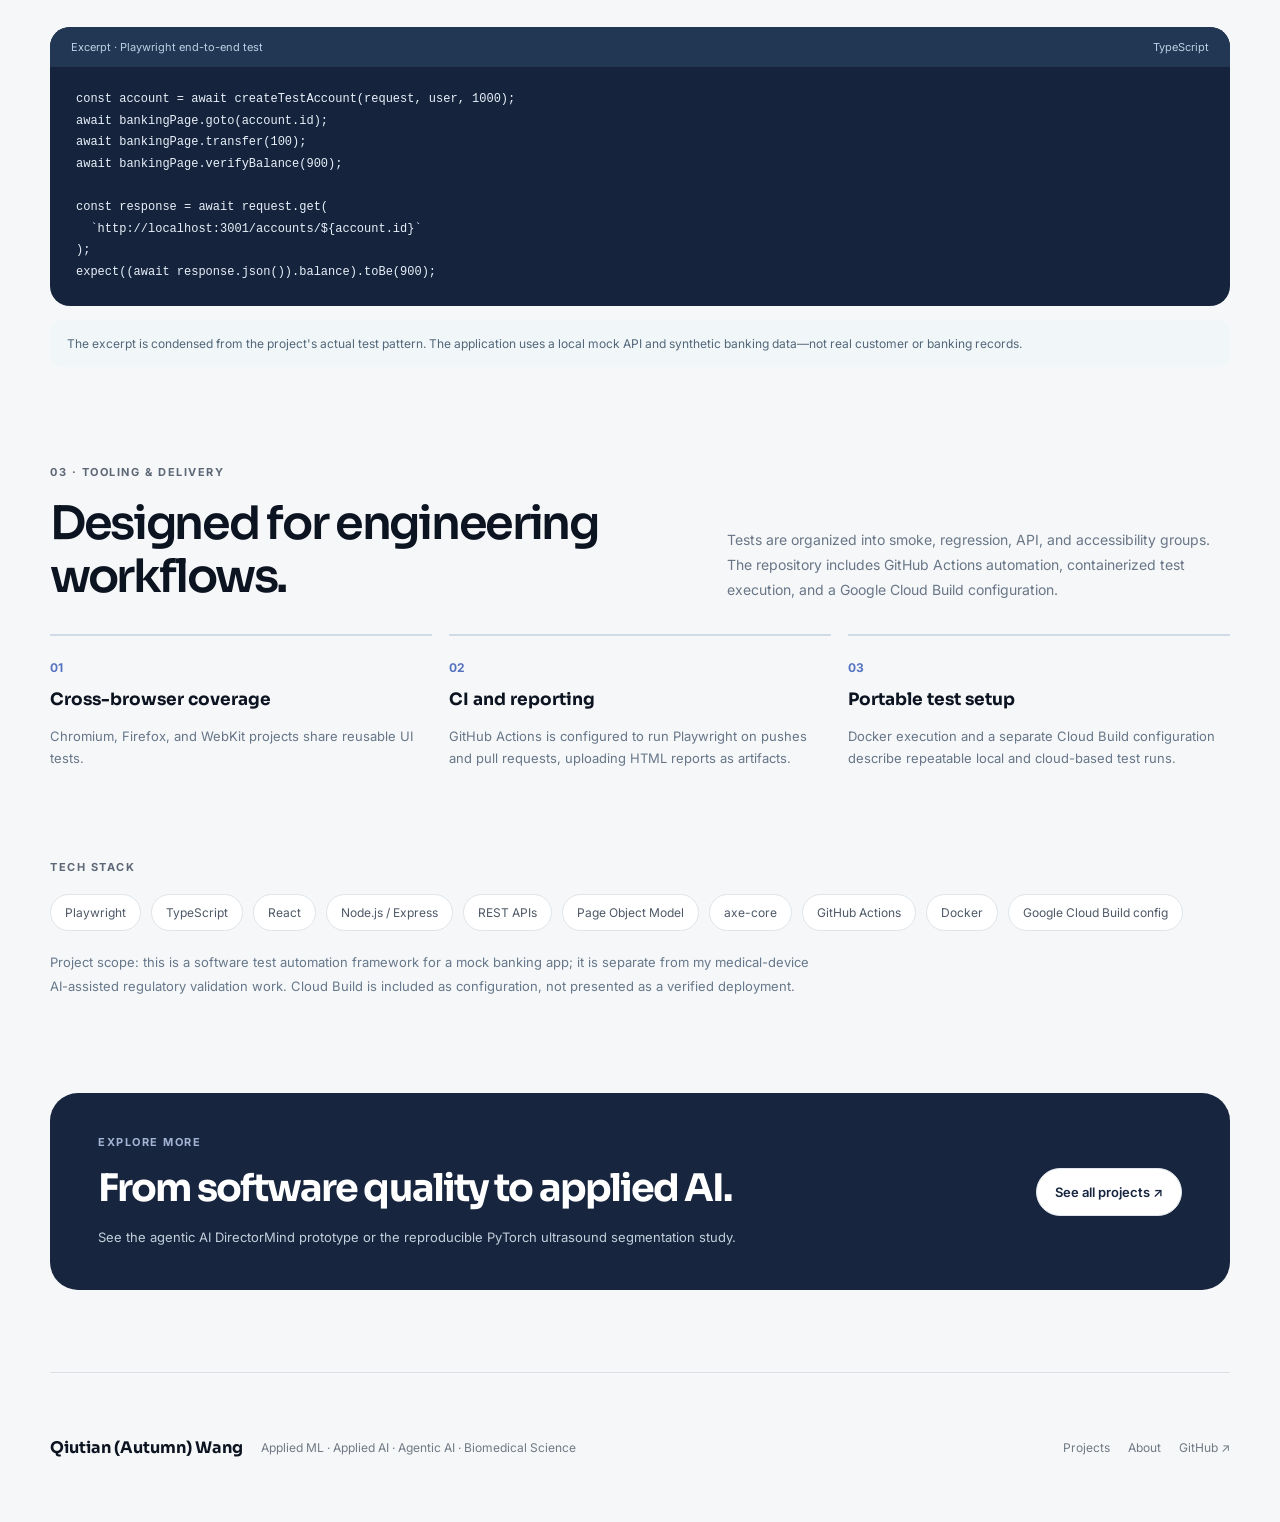
<file: qa-automation.html>
<!DOCTYPE html>
<html lang="en">
<head>
<meta charset="utf-8"/>
<meta name="viewport" content="width=device-width, initial-scale=1"/>
<meta name="theme-color" content="#edf0f3"/>
<meta name="description" content="Banking UI & API Test Automation: a Playwright and TypeScript quality engineering project covering cross-browser, UI, REST API, accessibility, E2E, and CI workflows."/>
<title>Banking QA Automation — Quality Engineering | Autumn Wang</title>
<link rel="preconnect" href="https://fonts.googleapis.com"/><link rel="preconnect" href="https://fonts.gstatic.com" crossorigin/>
<link href="https://fonts.googleapis.com/css2?family=Inter:wght@400;500;600;700&family=Sora:wght@500;600;700&display=swap" rel="stylesheet"/>
<link rel="stylesheet" href="style.css"/>
</head>
<body class="qa-detail">
<header class="site-header">
<a aria-label="Autumn Wang home" class="brand" href="index.html">AW<span>•</span></a>
<nav aria-label="Primary navigation" class="nav portfolio-nav">
<a href="index.html#projects" data-en="Projects" data-zh="项目">Projects</a>
<a href="about.html" data-en="About" data-zh="关于我">About</a>
<div class="language-switch" aria-label="Language"><button type="button" class="language-button active" data-language="en">EN</button><button type="button" class="language-button" data-language="zh">中文</button></div>
</nav>
</header>
<main>
<div class="dm-breadcrumb"><a href="index.html#projects" data-en="← All projects" data-zh="← 全部项目">← All projects</a><span>/</span><span>Banking QA Automation</span></div>
<section class="qa-hero">
  <div>
    <span class="qa-hero-note" data-en="SOFTWARE QUALITY · PERSONAL PROJECT" data-zh="软件质量 · 个人项目">SOFTWARE QUALITY · PERSONAL PROJECT</span>
    <h1>Banking QA <span>Automation.</span></h1>
    <p class="qa-hero-intro" data-en="A Playwright + TypeScript quality engineering framework for a simplified banking application. It validates browser interactions, REST APIs, end-to-end transfers, and accessibility—with reusable test structure and CI-ready execution." data-zh="一个面向模拟银行应用的 Playwright + TypeScript 软件质量工程框架，覆盖浏览器交互、REST API、端到端转账和无障碍检查，并采用可复用测试结构与可持续集成的执行配置。">A Playwright + TypeScript quality engineering framework for a simplified banking application. It validates browser interactions, REST APIs, end-to-end transfers, and accessibility—with reusable test structure and CI-ready execution.</p>
    <div class="qa-facts"><span>Playwright</span><span>TypeScript</span><span>React + Express</span><span>CI / Docker</span></div>
    <div class="portfolio-hero-actions"><a class="btn btn-dark" href="#coverage" data-en="Explore test coverage ↓" data-zh="查看测试覆盖 ↓">Explore test coverage ↓</a><a class="btn btn-light" href="#implementation" data-en="How it works ↓" data-zh="了解实现方式 ↓">How it works ↓</a><a
  class="btn btn-light"
  href="https://github.com/qwqtw/banking-qa-automation"
  target="_blank"
  rel="noopener noreferrer"
  data-en="View source code ↗"
  data-zh="查看源码 ↗"
>
  View source code ↗
</a></div>
  </div>
  <div class="qa-hero-visual">
    <div class="qa-project-visual" aria-label="Illustrative test report inspired by the project test suite">
      <div class="qa-visual-header"><span class="qa-visual-dots"><i></i><i></i><i></i></span><span>playwright / test suite</span><span class="qa-visual-time">AUTOMATED</span></div>
      <div class="qa-visual-body">
        <div class="qa-visual-line"><span class="qa-check">✓</span><span>Banking transfer E2E</span><em>UI + API</em></div>
        <div class="qa-visual-line"><span class="qa-check">✓</span><span>Insufficient funds</span><em>REGRESSION</em></div>
        <div class="qa-visual-line"><span class="qa-check">✓</span><span>REST endpoint checks</span><em>API</em></div>
        <div class="qa-visual-line"><span class="qa-check">✓</span><span>Accessibility scan</span><em>WCAG</em></div>
        <div class="qa-visual-line"><span class="qa-check">✓</span><span>Parallel data isolation</span><em>SETUP</em></div>
      </div>
      <div class="qa-visual-footer"><span>CHROMIUM</span><span>FIREFOX</span><span>WEBKIT</span><span>GITHUB ACTIONS</span></div>
    </div>
    <p class="qa-disclaimer" data-en="Illustrative interface based on implemented test categories; not a screenshot of actual test results." data-zh="根据实际实现的测试类别绘制的示意界面，并非真实测试运行结果截图。">Illustrative interface based on implemented test categories; not a screenshot of actual test results.</p>
  </div>
</section>
<section class="portfolio-section" id="coverage">
 <div class="portfolio-section-head"><div><p class="eyebrow" data-en="01 · COVERAGE" data-zh="01 · 测试覆盖">01 · COVERAGE</p><h2 data-en="Beyond checking a button click." data-zh="不止于验证按钮点击。">Beyond checking a button click.</h2></div><p data-en="The framework tests a banking workflow at multiple layers, including successful and rejected transfers, backend state, and accessibility checks." data-zh="框架从多个层面验证模拟银行业务流程，包括转账成功与拒绝、后端状态和无障碍检查。">The framework tests a banking workflow at multiple layers, including successful and rejected transfers, backend state, and accessibility checks.</p></div>
 <div class="qa-intro-grid">
 <article class="qa-info-card"><span>01 / UI</span><h3 data-en="Browser workflow tests" data-zh="浏览器流程测试">Browser workflow tests</h3><p data-en="Verify dashboard balances, transfer confirmations, transaction history, invalid amounts, and insufficient-funds behavior." data-zh="验证账户余额、转账确认、交易记录、无效金额以及余额不足时的处理逻辑。">Verify dashboard balances, transfer confirmations, transaction history, invalid amounts, and insufficient-funds behavior.</p></article>
 <article class="qa-info-card"><span>02 / API + E2E</span><h3 data-en="State checked twice" data-zh="双层核对业务状态">State checked twice</h3><p data-en="Create accounts through test endpoints, execute transfers through the UI, and verify both frontend state and REST API transaction records." data-zh="通过测试接口创建账户，在 UI 中执行转账，并核对前端状态与 REST API 交易记录。">Create accounts through test endpoints, execute transfers through the UI, and verify both frontend state and REST API transaction records.</p></article>
 <article class="qa-info-card"><span>03 / ACCESSIBILITY</span><h3 data-en="Accessibility checks" data-zh="无障碍检查">Accessibility checks</h3><p data-en="Use axe-core with Playwright to flag serious and critical violations under WCAG 2.0 A / AA checks." data-zh="将 axe-core 与 Playwright 结合，基于 WCAG 2.0 A / AA 检查严重和关键级别的无障碍问题。">Use axe-core with Playwright to flag serious and critical violations under WCAG 2.0 A / AA checks.</p></article>
 </div>
</section>
<section class="portfolio-section" id="implementation">
 <div class="portfolio-section-head"><div><p class="eyebrow" data-en="02 · IMPLEMENTATION" data-zh="02 · 实现方法">02 · IMPLEMENTATION</p><h2 data-en="Repeatable tests, isolated state." data-zh="可复现测试，隔离测试状态。">Repeatable tests, isolated state.</h2></div><p data-en="Stateful tests create dedicated accounts through a mock API, reducing shared-data collisions during parallel execution. Page Object Model classes keep browser interactions reusable." data-zh="有状态测试通过模拟 API 创建独立账户，降低并行运行时的共享数据冲突。Page Object Model 将浏览器交互封装为可复用操作。">Stateful tests create dedicated accounts through a mock API, reducing shared-data collisions during parallel execution. Page Object Model classes keep browser interactions reusable.</p></div>
 <div class="qa-flow">
 <div class="qa-flow-step"><span class="step-num">STEP 01</span><strong data-en="Provision account" data-zh="创建测试账户">Provision account</strong><p data-en="Create a fresh account with a known balance through the mock API." data-zh="通过模拟 API 创建初始余额明确的独立测试账户。">Create a fresh account with a known balance through the mock API.</p></div>
 <div class="qa-flow-step"><span class="step-num">STEP 02</span><strong data-en="Run browser flow" data-zh="执行浏览器操作">Run browser flow</strong><p data-en="Open the matching account and perform a transfer through React UI." data-zh="打开对应账户，通过 React 界面发起转账。">Open the matching account and perform a transfer through React UI.</p></div>
 <div class="qa-flow-step"><span class="step-num">STEP 03</span><strong data-en="Verify API state" data-zh="验证后端状态">Verify API state</strong><p data-en="Assert updated balances and corresponding transaction records via REST endpoints." data-zh="通过 REST 接口核对更新后的余额和交易记录。">Assert updated balances and corresponding transaction records via REST endpoints.</p></div>
 <div class="qa-flow-step"><span class="step-num">STEP 04</span><strong data-en="Collect diagnostics" data-zh="收集测试诊断信息">Collect diagnostics</strong><p data-en="Retain HTML reports and failure screenshots, traces, and videos for debugging." data-zh="保留 HTML 报告，以及失败时的截图、追踪和视频，辅助调试。">Retain HTML reports and failure screenshots, traces, and videos for debugging.</p></div>
 </div>
 <div class="qa-evidence"><div class="qa-evidence-top"><span data-en="Excerpt · Playwright end-to-end test" data-zh="代码片段 · Playwright 端到端测试">Excerpt · Playwright end-to-end test</span><span>TypeScript</span></div><pre><code>const account = await createTestAccount(request, user, 1000);
await bankingPage.goto(account.id);
await bankingPage.transfer(100);
await bankingPage.verifyBalance(900);

const response = await request.get(
  `http://localhost:3001/accounts/${account.id}`
);
expect((await response.json()).balance).toBe(900);</code></pre></div>
 <p class="qa-evidence-note" data-en="The excerpt is condensed from the project's actual test pattern. The application uses a local mock API and synthetic banking data—not real customer or banking records." data-zh="以上为根据真实测试模式精简的代码片段。应用使用本地模拟 API 与虚构银行数据，不涉及真实客户或银行记录。">The excerpt is condensed from the project's actual test pattern. The application uses a local mock API and synthetic banking data—not real customer or banking records.</p>
</section>
<section class="portfolio-section">
 <div class="portfolio-section-head"><div><p class="eyebrow" data-en="03 · TOOLING &amp; DELIVERY" data-zh="03 · 工具与交付">03 · TOOLING &amp; DELIVERY</p><h2 data-en="Designed for engineering workflows." data-zh="面向工程流程设计。">Designed for engineering workflows.</h2></div><p data-en="Tests are organized into smoke, regression, API, and accessibility groups. The repository includes GitHub Actions automation, containerized test execution, and a Google Cloud Build configuration." data-zh="测试按照 Smoke、Regression、API 和 Accessibility 分类。项目还包含 GitHub Actions 自动化、Docker 容器化运行及 Google Cloud Build 配置。">Tests are organized into smoke, regression, API, and accessibility groups. The repository includes GitHub Actions automation, containerized test execution, and a Google Cloud Build configuration.</p></div>
 <div class="dm-impact-grid">
 <div><span>01</span><strong data-en="Cross-browser coverage" data-zh="跨浏览器覆盖">Cross-browser coverage</strong><p data-en="Chromium, Firefox, and WebKit projects share reusable UI tests." data-zh="Chromium、Firefox 和 WebKit 复用同一套 UI 测试。">Chromium, Firefox, and WebKit projects share reusable UI tests.</p></div>
 <div><span>02</span><strong data-en="CI and reporting" data-zh="持续集成与报告">CI and reporting</strong><p data-en="GitHub Actions is configured to run Playwright on pushes and pull requests, uploading HTML reports as artifacts." data-zh="GitHub Actions 配置为在 Push 和 Pull Request 时执行 Playwright，并上传 HTML 测试报告。">GitHub Actions is configured to run Playwright on pushes and pull requests, uploading HTML reports as artifacts.</p></div>
 <div><span>03</span><strong data-en="Portable test setup" data-zh="可移植的测试环境">Portable test setup</strong><p data-en="Docker execution and a separate Cloud Build configuration describe repeatable local and cloud-based test runs." data-zh="Docker 执行环境及单独的 Cloud Build 配置支持设计可复现的本地和云端测试流程。">Docker execution and a separate Cloud Build configuration describe repeatable local and cloud-based test runs.</p></div>
 </div>
</section>
<section class="portfolio-section dm-tech"><p class="eyebrow" data-en="TECH STACK" data-zh="技术栈">TECH STACK</p><div class="tech-cloud"><span>Playwright</span><span>TypeScript</span><span>React</span><span>Node.js / Express</span><span>REST APIs</span><span>Page Object Model</span><span>axe-core</span><span>GitHub Actions</span><span>Docker</span><span>Google Cloud Build config</span></div><p class="qa-tech-note" data-en="Project scope: this is a software test automation framework for a mock banking app; it is separate from my medical-device AI-assisted regulatory validation work. Cloud Build is included as configuration, not presented as a verified deployment." data-zh="项目范围：这是针对模拟银行应用的软件自动化测试框架，与我在医疗器械领域的 AI 辅助法规验证工作是两个不同项目。Google Cloud Build 仅作为配置展示，不宣称已完成线上部署。">Project scope: this is a software test automation framework for a mock banking app; it is separate from my medical-device AI-assisted regulatory validation work. Cloud Build is included as configuration, not presented as a verified deployment.</p></section>
<section class="portfolio-bottom-banner"><div><p class="eyebrow" data-en="EXPLORE MORE" data-zh="浏览更多项目">EXPLORE MORE</p><h2 data-en="From software quality to applied AI." data-zh="从软件质量工程到应用型 AI。">From software quality to applied AI.</h2><p data-en="See the agentic AI DirectorMind prototype or the reproducible PyTorch ultrasound segmentation study." data-zh="继续查看 Agentic AI 项目 DirectorMind，或 PyTorch 超声影像分割实验。">See the agentic AI DirectorMind prototype or the reproducible PyTorch ultrasound segmentation study.</p></div><a class="btn btn-light" href="index.html#projects" data-en="See all projects ↗" data-zh="查看全部项目 ↗">See all projects ↗</a></section>
</main>
<footer class="site-footer portfolio-footer"><div><strong>Qiutian (Autumn) Wang</strong><span data-en="Applied ML · Applied AI · Agentic AI · Biomedical Science" data-zh="应用机器学习 · 应用 AI · 智能体 AI · 生物医学科学">Applied ML · Applied AI · Agentic AI · Biomedical Science</span></div><div><a href="index.html#projects" data-en="Projects" data-zh="项目">Projects</a><a href="about.html" data-en="About" data-zh="关于我">About</a><a href="https://github.com/qwqtw" target="_blank" rel="noopener noreferrer">GitHub ↗</a></div></footer>
<script src="script.js"></script>
</body>
</html>
</file>
<file: style.css>
:root {
  --bg: #eef1f4;
  --paper: #f9fafb;
  --white: #ffffff;
  --ink: #0c1421;
  --muted: #6d7784;
  --line: #dfe5ea;
  --navy: #101b2f;
  --navy-2: #17263f;
  --blue: #4f6df5;
  --cyan: #6ec8d2;
  --lav: #b5b8ff;
  --peach: #ff9e72;
  --pink: #e36db2;
  --radius-xl: 34px;
  --radius-lg: 24px;
  --radius-md: 16px;
  --max: 1180px;
}

* { box-sizing: border-box; }

html { scroll-behavior: smooth; }

body {
  margin: 0;
  color: var(--ink);
  background:
    linear-gradient(180deg, #edf0f3 0, #edf0f3 180px, #f6f7f8 180px, #f6f7f8 100%);
  font-family: Inter, system-ui, -apple-system, BlinkMacSystemFont, "Segoe UI", sans-serif;
}

a { color: inherit; text-decoration: none; }
button { font: inherit; }

.site-header {
  width: min(calc(100% - 40px), var(--max));
  height: 84px;
  margin: 0 auto;
  display: flex;
  align-items: center;
  justify-content: space-between;
}

.brand {
  font-family: Sora, sans-serif;
  font-size: 18px;
  font-weight: 700;
  letter-spacing: -.04em;
}

.brand span { color: var(--blue); }

.nav {
  display: flex;
  gap: 28px;
  font-size: 13px;
  color: #4e5866;
}

.nav a:hover, .nav a.active { color: #0c1421; }

main {
  width: min(calc(100% - 40px), var(--max));
  margin: 0 auto;
}

.hero-shell { padding-top: 34px; }

.hero-panel {
  min-height: 690px;
  padding: 68px;
  border-radius: var(--radius-xl);
  background: var(--paper);
  position: relative;
  overflow: hidden;
  display: grid;
  grid-template-columns: 1.02fr .98fr;
  align-items: center;
  border: 1px solid rgba(215,222,228,.9);
}

.hero-panel::after {
  content: "";
  position: absolute;
  inset: auto -140px -210px 40%;
  height: 420px;
  background:
    repeating-linear-gradient(0deg, rgba(17,24,39,.045) 0 1px, transparent 1px 35px),
    repeating-linear-gradient(90deg, rgba(17,24,39,.045) 0 1px, transparent 1px 35px);
  transform: perspective(460px) rotateX(65deg);
  transform-origin: bottom;
  pointer-events: none;
}

.hero-copy { position: relative; z-index: 5; }

.eyebrow {
  margin: 0 0 18px;
  font-size: 11px;
  font-weight: 700;
  letter-spacing: .14em;
  color: #5d6877;
}

.hero-copy h1,
.about-copy h1 {
  margin: 0;
  font-family: Sora, sans-serif;
  font-size: clamp(54px, 6.3vw, 88px);
  line-height: .98;
  letter-spacing: -.065em;
  font-weight: 600;
}

.hero-copy h1 span,
.about-copy h1 span {
  color: #324a7a;
}

.hero-lede {
  max-width: 610px;
  margin: 28px 0 0;
  color: var(--muted);
  line-height: 1.75;
  font-size: 16px;
}

.hero-actions {
  display: flex;
  gap: 10px;
  margin-top: 34px;
}

.btn {
  min-height: 48px;
  padding: 0 18px;
  border-radius: 999px;
  display: inline-flex;
  align-items: center;
  justify-content: center;
  font-size: 13px;
  font-weight: 600;
}

.btn-dark { background: var(--ink); color: #fff; }
.btn-light { background: #fff; border: 1px solid var(--line); color: #17253f; }

.hero-visual {
  position: relative;
  min-height: 520px;
}

.orb {
  position: absolute;
  border-radius: 50%;
  filter: blur(.2px);
}

.orb-a {
  width: 240px;
  height: 240px;
  right: 42px;
  top: 40px;
  background:
    radial-gradient(circle at 35% 25%, rgba(255,255,255,.95), rgba(178,186,255,.82) 34%, rgba(94,116,246,.72) 70%, rgba(68,84,160,.78));
  box-shadow: inset -30px -35px 60px rgba(34,44,89,.18);
}

.orb-b {
  width: 168px;
  height: 168px;
  right: 230px;
  top: 132px;
  background:
    radial-gradient(circle at 30% 28%, #fff 0 8%, rgba(255,174,128,.95) 20%, rgba(232,100,176,.8) 52%, rgba(112,102,226,.76) 80%);
  filter: saturate(.82);
}

.orb-c {
  width: 120px;
  height: 120px;
  right: 116px;
  bottom: 56px;
  background:
    radial-gradient(circle at 30% 30%, #eefcff, #78cbd4 40%, #5b77ee 72%, #6c4cb8);
}

.float-card {
  position: absolute;
  background: rgba(255,255,255,.92);
  border: 1px solid rgba(214,222,228,.95);
  box-shadow: 0 22px 60px rgba(25,36,57,.12);
  backdrop-filter: blur(14px);
}

.card-main {
  width: 360px;
  right: 70px;
  top: 170px;
  border-radius: 20px;
  padding: 16px;
  z-index: 4;
}

.card-bar, .mini-row {
  display: flex;
  justify-content: space-between;
  align-items: center;
  font-size: 11px;
  color: #64707f;
}

.status-dot {
  padding: 5px 8px;
  border-radius: 999px;
  background: #edf8ef;
  color: #3b7f4a;
  font-weight: 700;
  font-size: 9px;
}

.ultrasound-frame,
.viewer-canvas {
  position: relative;
  overflow: hidden;
  background:
    radial-gradient(circle at 52% 46%, rgba(255,255,255,.18), transparent 15%),
    linear-gradient(145deg, #2f3439 0%, #161a1e 48%, #383d42 100%);
}

.ultrasound-frame {
  height: 240px;
  border-radius: 14px;
  margin: 14px 0 12px;
}

.scan-lines {
  position: absolute;
  inset: 0;
  background:
    repeating-linear-gradient(0deg, rgba(255,255,255,.028) 0 1px, transparent 1px 5px),
    radial-gradient(circle at 15% 30%, rgba(255,255,255,.1), transparent 16%),
    radial-gradient(circle at 78% 68%, rgba(255,255,255,.08), transparent 20%);
  mix-blend-mode: screen;
}

.lesion-shape {
  position: absolute;
  width: 120px;
  height: 72px;
  border-radius: 46% 54% 48% 52% / 58% 44% 56% 42%;
  background: rgba(9,11,13,.83);
  left: 48%;
  top: 52%;
  transform: translate(-50%,-50%) rotate(-12deg);
}

.contour {
  position: absolute;
  width: 128px;
  height: 80px;
  left: 48%;
  top: 52%;
  transform: translate(-50%,-50%) rotate(-12deg);
  border: 2px solid #84f1d0;
  border-radius: 46% 54% 48% 52% / 58% 44% 56% 42%;
}

.card-metric {
  border-radius: 16px;
  padding: 14px 16px;
  width: 156px;
  z-index: 7;
}

.metric-one { left: 0; top: 105px; }
.metric-two { right: 0; bottom: 86px; }

.card-metric strong {
  display: block;
  font-family: Sora, sans-serif;
  font-size: 30px;
  margin: 6px 0 4px;
}

.mini-label, .mini-note { font-size: 9px; color: #76808e; }
.mini-note { color: #4a6f7a; }

.hero-strip {
  margin-top: 18px;
  display: grid;
  grid-template-columns: repeat(4,1fr);
  background: #fff;
  border: 1px solid var(--line);
  border-radius: 20px;
  overflow: hidden;
}

.hero-strip div {
  padding: 22px 26px;
  border-right: 1px solid var(--line);
}

.hero-strip div:last-child { border-right: 0; }

.hero-strip span {
  display: block;
  font-size: 10px;
  color: #798391;
  text-transform: uppercase;
  letter-spacing: .08em;
}

.hero-strip strong {
  display: block;
  margin-top: 8px;
  font-family: Sora, sans-serif;
  font-size: 26px;
  letter-spacing: -.04em;
}

.section { padding: 120px 0; }

.section-title-row {
  display: grid;
  grid-template-columns: 1.08fr .92fr;
  gap: 90px;
  align-items: end;
  margin-bottom: 54px;
}

.section-title-row h2,
.final-copy h2,
.contact-intro h2 {
  margin: 0;
  font-family: Sora, sans-serif;
  font-size: clamp(38px, 5vw, 64px);
  line-height: 1.02;
  letter-spacing: -.055em;
  font-weight: 600;
}

.section-copy {
  margin: 0;
  color: var(--muted);
  line-height: 1.8;
  max-width: 560px;
}

.mosaic {
  display: grid;
  grid-template-columns: 1.15fr .85fr;
  grid-template-rows: 340px 300px;
  gap: 18px;
}

.tile {
  position: relative;
  overflow: hidden;
  border: 1px solid var(--line);
  border-radius: var(--radius-lg);
  background: #fff;
  padding: 30px;
}

.tile-large { grid-row: 1 / span 2; }

.tile-index {
  font-size: 10px;
  font-weight: 700;
  color: #8c96a1;
}

.tile h3 {
  margin: 58px 0 12px;
  font-family: Sora, sans-serif;
  font-size: 28px;
  letter-spacing: -.04em;
}

.tile p {
  max-width: 500px;
  color: var(--muted);
  line-height: 1.7;
}

.code-surface {
  position: absolute;
  left: 30px;
  right: 30px;
  bottom: 30px;
  padding: 22px;
  border-radius: 18px;
  background: #f5f7f8;
  border: 1px solid #e4e8eb;
  display: grid;
  grid-template-columns: repeat(3,1fr);
  gap: 4px 16px;
}

.code-surface span {
  font-family: Sora, sans-serif;
  font-size: 30px;
}

.code-surface small { color: #7d8792; }

.tile-visual {
  background: #dfe7eb;
  min-height: 340px;
}

.protein-loop {
  position: absolute;
  border: 10px solid transparent;
  border-radius: 45% 55% 60% 40% / 50% 42% 58% 50%;
  mix-blend-mode: multiply;
}

.loop-one {
  width: 310px; height: 160px; right: -25px; top: 80px;
  border-color: var(--peach);
  transform: rotate(18deg);
}

.loop-two {
  width: 260px; height: 190px; right: 35px; top: 74px;
  border-color: var(--pink);
  transform: rotate(-24deg);
}

.loop-three {
  width: 300px; height: 120px; right: 4px; top: 104px;
  border-color: var(--blue);
  transform: rotate(42deg);
}

.floating-caption {
  position: absolute;
  left: 28px;
  bottom: 28px;
  width: 220px;
  font-size: 14px;
  color: #223047 !important;
}

.experiment-track {
  display: grid;
  grid-template-columns: repeat(4,1fr);
  gap: 14px;
}

.experiment-card {
  min-height: 310px;
  padding: 26px;
  border: 1px solid var(--line);
  border-radius: 20px;
  background: #fff;
  display: flex;
  flex-direction: column;
}

.experiment-card.dim { opacity: .72; }

.experiment-card.winner {
  background: linear-gradient(145deg, #f9fbff, #e8efff);
  border-color: #ccd8ff;
}

.exp-top {
  display: flex;
  justify-content: space-between;
  color: #89929d;
  font-size: 10px;
  text-transform: uppercase;
  letter-spacing: .06em;
}

.experiment-card h3 {
  margin-top: 42px;
  font-size: 18px;
  font-weight: 600;
}

.experiment-card strong {
  margin-top: auto;
  font-family: Sora, sans-serif;
  font-size: 42px;
  letter-spacing: -.05em;
}

.experiment-card p { color: var(--muted); font-size: 12px; }

.viewer-section {
  display: grid;
  grid-template-columns: .78fr 1.22fr;
  gap: 74px;
  align-items: center;
}

.viewer-copy h2 {
  margin: 0 0 22px;
  font-family: Sora, sans-serif;
  font-size: clamp(42px, 5vw, 62px);
  line-height: 1.03;
  letter-spacing: -.055em;
  font-weight: 600;
}

.viewer-copy > p:not(.eyebrow) { color: var(--muted); line-height: 1.75; }

.switch-group { margin-top: 28px; }
.switch-group > span {
  display: block;
  margin-bottom: 8px;
  color: #78828e;
  font-size: 10px;
  text-transform: uppercase;
  letter-spacing: .08em;
}

.pill-switch {
  display: inline-flex;
  padding: 4px;
  background: #e9edf0;
  border-radius: 999px;
}

.pill-switch button {
  border: 0;
  background: transparent;
  color: #717b87;
  padding: 9px 13px;
  border-radius: 999px;
  cursor: pointer;
  font-size: 12px;
}

.pill-switch button.active {
  background: #fff;
  color: var(--ink);
  box-shadow: 0 1px 5px rgba(20,30,45,.08);
}

.viewer-device {
  border-radius: 28px;
  background: #fff;
  border: 1px solid var(--line);
  padding: 18px;
  box-shadow: 0 30px 70px rgba(22,32,48,.08);
}

.viewer-topbar, .viewer-meta {
  display: flex;
  justify-content: space-between;
  align-items: center;
}

.viewer-topbar { padding: 8px 6px 18px; }

.viewer-topbar span { font-size: 12px; font-weight: 600; }
.viewer-topbar small { display: block; color: #7f8995; margin-top: 4px; }

.viewer-badge {
  border: 1px solid var(--line);
  border-radius: 999px;
  padding: 7px 10px;
  color: #68727e;
}

.viewer-canvas {
  min-height: 470px;
  border-radius: 20px;
  display: grid;
  place-items: center;
}

.placeholder-art {
  position: absolute;
  inset: 0;
}

.large-lesion {
  width: 180px; height: 110px;
}
.contour-large {
  width: 190px; height: 120px;
}

.viewer-canvas img {
  width: 100%;
  height: 100%;
  object-fit: contain;
  background: #111;
}

.viewer-meta {
  padding: 16px 5px 2px;
  color: #7b8591;
  font-size: 10px;
}

.architecture-section {
  padding-top: 90px;
}

.architecture-flow {
  display: flex;
  align-items: center;
  overflow-x: auto;
  padding: 20px 0;
}

.arch-node {
  min-width: 132px;
  padding: 20px 18px;
  border: 1px solid var(--line);
  border-radius: 16px;
  background: #fff;
  text-align: center;
}

.arch-node span {
  display: block;
  color: #7e8894;
  font-size: 9px;
  text-transform: uppercase;
  letter-spacing: .08em;
}

.arch-node strong {
  display: block;
  margin-top: 8px;
  font-size: 13px;
}

.arch-focus {
  background: #18243a;
  color: #fff;
  border-color: #18243a;
}

.arch-focus span { color: #aeb9ca; }

.arch-line {
  min-width: 28px;
  height: 1px;
  background: #cfd6dc;
}

.final-panel {
  min-height: 460px;
  border-radius: 30px;
  background: var(--navy);
  color: #fff;
  padding: 54px;
  display: grid;
  grid-template-columns: .9fr 1.1fr;
  gap: 80px;
  align-items: center;
  position: relative;
  overflow: hidden;
}

.final-panel::after {
  content: "";
  position: absolute;
  width: 380px;
  height: 380px;
  right: -120px;
  top: -150px;
  border-radius: 50%;
  background: radial-gradient(circle at 30% 30%, rgba(255,255,255,.5), rgba(94,112,246,.6) 42%, rgba(227,109,178,.25) 72%, transparent 75%);
}

.final-copy p:not(.eyebrow) {
  max-width: 470px;
  color: #aeb9c9;
  line-height: 1.75;
}

.final-copy .eyebrow { color: #aab6c8; }

.metric-stack { position: relative; z-index: 3; }

.metric-stack div {
  padding: 18px 0;
  border-bottom: 1px solid rgba(255,255,255,.12);
  display: flex;
  justify-content: space-between;
  align-items: center;
}

.metric-stack span { color: #aab5c5; }
.metric-stack strong {
  font-family: Sora, sans-serif;
  font-size: 28px;
  letter-spacing: -.04em;
}

.tech-section { padding-top: 60px; }

.tech-cloud {
  display: flex;
  flex-wrap: wrap;
  gap: 10px;
}

.tech-cloud span {
  background: #fff;
  border: 1px solid var(--line);
  border-radius: 999px;
  padding: 10px 14px;
  color: #4e5967;
  font-size: 12px;
}

.site-footer {
  width: min(calc(100% - 40px), var(--max));
  margin: 0 auto;
  min-height: 150px;
  border-top: 1px solid #d9dfe4;
  display: flex;
  align-items: center;
  justify-content: space-between;
}

.site-footer > div {
  display: flex;
  gap: 18px;
  align-items: center;
}

.site-footer strong { font-family: Sora, sans-serif; }
.site-footer span, .site-footer a { color: #707a86; font-size: 12px; }

/* About */
.about-hero {
  min-height: 650px;
  background: var(--paper);
  border: 1px solid var(--line);
  border-radius: 34px;
  padding: 68px;
  display: grid;
  grid-template-columns: 1.05fr .95fr;
  gap: 80px;
  align-items: center;
  position: relative;
  overflow: hidden;
}

.about-hero::after {
  content: "";
  width: 420px;
  height: 420px;
  border-radius: 50%;
  position: absolute;
  right: -170px;
  bottom: -170px;
  background: radial-gradient(circle at 35% 30%, #fff 0 8%, #c8d4ff 18%, #788cf1 44%, #f0a17d 68%, transparent 70%);
  opacity: .72;
}

.about-card {
  position: relative;
  z-index: 2;
  background: rgba(255,255,255,.8);
  border: 1px solid var(--line);
  border-radius: 22px;
  padding: 30px;
  backdrop-filter: blur(12px);
}

.about-card p {
  color: var(--muted);
  line-height: 1.8;
}

.about-grid {
  display: grid;
  grid-template-columns: 1.1fr .9fr;
  grid-template-rows: 300px 300px;
  gap: 18px;
}

.about-tile {
  position: relative;
  overflow: hidden;
  background: #fff;
  border: 1px solid var(--line);
  border-radius: 24px;
  padding: 30px;
}

.about-tile.large { grid-row: 1 / span 2; }

.about-tile h2 {
  margin-top: 70px;
  font-family: Sora, sans-serif;
  font-size: 38px;
  line-height: 1.05;
  letter-spacing: -.045em;
  max-width: 420px;
}

.about-tile h3 {
  margin-top: 60px;
  font-family: Sora, sans-serif;
  font-size: 24px;
  letter-spacing: -.035em;
}

.about-tile p {
  max-width: 470px;
  color: var(--muted);
  line-height: 1.7;
}

.about-blob {
  position: absolute;
  width: 220px;
  height: 220px;
  border-radius: 44% 56% 62% 38% / 48% 37% 63% 52%;
  right: -40px;
  bottom: -35px;
}

.blob-blue {
  background: radial-gradient(circle at 35% 28%, #fff, #cbd3ff 20%, #6d7ef1 55%, #4e4fae 82%);
}

.visual-tile {
  background: #dfe7eb;
}

.visual-tile p {
  position: absolute;
  left: 30px;
  bottom: 20px;
  color: #27364a;
  width: 220px;
}

.contact-section {
  display: grid;
  grid-template-columns: .8fr 1.2fr;
  gap: 80px;
}

.contact-intro p:not(.eyebrow) {
  color: var(--muted);
  line-height: 1.7;
}

.contact-list a {
  display: grid;
  grid-template-columns: 110px 1fr auto;
  gap: 20px;
  align-items: center;
  padding: 22px 0;
  border-bottom: 1px solid var(--line);
}

.contact-list span { color: #7d8793; font-size: 11px; }
.contact-list em { font-style: normal; color: #69778a; }

@media (max-width: 980px) {
  .hero-panel,
  .section-title-row,
  .viewer-section,
  .final-panel,
  .about-hero,
  .contact-section {
    grid-template-columns: 1fr;
  }

  .hero-panel { padding: 46px; }
  .hero-visual { min-height: 470px; }
  .mosaic { grid-template-columns: 1fr; grid-template-rows: auto; }
  .tile-large { grid-row: auto; min-height: 450px; }
  .experiment-track { grid-template-columns: repeat(2,1fr); }
  .hero-strip { grid-template-columns: repeat(2,1fr); }
  .about-grid { grid-template-columns: 1fr; grid-template-rows: auto; }
  .about-tile.large { grid-row: auto; min-height: 440px; }
}

@media (max-width: 640px) {
  body { background: #f5f6f7; }
  .site-header, main, .site-footer { width: min(calc(100% - 24px), var(--max)); }
  .nav { gap: 14px; }
  .nav a:nth-child(2), .nav a:nth-child(3) { display: none; }
  .hero-panel, .about-hero { padding: 28px; border-radius: 24px; }
  .hero-copy h1, .about-copy h1 { font-size: 48px; }
  .hero-actions { flex-direction: column; align-items: stretch; }
  .hero-visual { min-height: 420px; transform: scale(.92); transform-origin: top center; }
  .card-main { right: 0; width: 320px; }
  .metric-one { left: 4px; top: 118px; }
  .metric-two { right: 0; bottom: 60px; }
  .hero-strip { grid-template-columns: 1fr 1fr; }
  .hero-strip div:nth-child(2) { border-right: 0; }
  .section { padding: 82px 0; }
  .section-title-row { gap: 26px; }
  .experiment-track { grid-template-columns: 1fr; }
  .viewer-device { padding: 10px; }
  .viewer-canvas { min-height: 360px; }
  .final-panel { padding: 30px; }
  .site-footer { padding: 36px 0; flex-direction: column; align-items: flex-start; gap: 18px; }
  .site-footer > div { flex-wrap: wrap; }
}

/* ==========================================================
   Bilingual navigation + Chinese typography
========================================================== */

.language-switch {
  display: inline-flex;
  gap: 2px;
  padding: 3px;
  margin-left: 4px;
  border-radius: 999px;
  background: #e9edf0;
}

.language-button {
  border: 0;
  background: transparent;
  color: #717b87;
  padding: 6px 9px;
  border-radius: 999px;
  cursor: pointer;
  font-size: 11px;
}

.language-button.active {
  background: #fff;
  color: var(--ink);
  box-shadow: 0 1px 5px rgba(20,30,45,.08);
}

html[lang="zh"] body {
  font-family: Inter, "PingFang SC", "Microsoft YaHei", "Noto Sans CJK SC", sans-serif;
}

html[lang="zh"] h1,
html[lang="zh"] h2,
html[lang="zh"] h3,
html[lang="zh"] .brand,
html[lang="zh"] strong {
  font-family: "PingFang SC", "Microsoft YaHei", "Noto Sans CJK SC", Inter, sans-serif;
}

.hero-accent {
  color: #324a7a;
}

/* ==========================================================
   About portrait
========================================================== */

.portrait-shell {
  position: relative;
  z-index: 2;
  align-self: stretch;
  min-height: 520px;
  border-radius: 28px;
  overflow: hidden;
  background: #dfe5e8;
  border: 1px solid var(--line);
}

.portrait-image {
  width: 100%;
  height: 100%;
  object-fit: cover;
  object-position: center 28%;
  display: block;
}

.portrait-tag {
  position: absolute;
  left: 20px;
  right: 20px;
  bottom: 20px;
  padding: 16px 18px;
  border-radius: 16px;
  background: rgba(255,255,255,.84);
  border: 1px solid rgba(255,255,255,.72);
  backdrop-filter: blur(16px);
}

.portrait-tag span {
  display: block;
  color: #697483;
  font-size: 10px;
  margin-bottom: 6px;
}

.portrait-tag strong {
  font-size: 15px;
}

@media (max-width: 980px) {
  .portrait-shell {
    min-height: 560px;
  }
}

@media (max-width: 640px) {
  .language-switch {
    margin-left: 0;
  }

  .portrait-shell {
    min-height: 460px;
  }
}

/* ==========================================================
   Refined Chinese typography
========================================================== */

html[lang="zh"] .hero-copy h1,
html[lang="zh"] .about-copy h1 {
  letter-spacing: -0.015em;
  line-height: 1.18;
  font-weight: 600;
}

html[lang="zh"] .section-title-row h2,
html[lang="zh"] .final-copy h2,
html[lang="zh"] .contact-intro h2 {
  letter-spacing: -0.02em;
  line-height: 1.15;
}


/* ==========================================================
   Refined portrait + education badge
========================================================== */

.portrait-column {
  position: relative;
  z-index: 2;

  display: flex;
  flex-direction: column;
  align-items: flex-end;

  gap: 16px;
}


.school-badge {
  width: min(100%, 340px);

  padding: 18px 20px;

  border-radius: 18px;

  background: rgba(255, 255, 255, 0.82);

  border: 1px solid rgba(255, 255, 255, 0.68);

  backdrop-filter: blur(16px);

  box-shadow:
    0 18px 40px
    rgba(24, 34, 52, 0.08);
}


.school-badge span {
  display: block;

  margin-bottom: 8px;

  color: #748090;

  font-size: 10px;

  text-transform: uppercase;

  letter-spacing: 0.08em;
}


.school-badge strong {
  display: block;

  margin-bottom: 6px;

  color: #0f1b2e;

  font-size: 18px;
}


.school-badge em {
  display: block;

  color: #5f6c7b;

  font-style: normal;

  font-size: 13px;

  line-height: 1.5;
}


.portrait-shell {
  width: min(100%, 300px);

  height: 375px;

  overflow: hidden;

  border-radius: 24px;

  background: #dfe5e8;

  border: 1px solid var(--line);

  box-shadow:
    0 24px 50px
    rgba(18, 30, 46, 0.08);
}


.portrait-image {
  width: 100%;
  height: 100%;

  display: block;

  object-fit: cover;

  object-position: center 24%;
}


/* ==========================================================
   Improve About hero proportions
========================================================== */

.about-hero {
  grid-template-columns:
    minmax(0, 1.25fr)
    minmax(260px, 0.75fr);

  gap: 70px;
}


/* ==========================================================
   Refined biomedical visual tile
========================================================== */

.visual-tile {
  position: relative;

  overflow: hidden;

  isolation: isolate;

  background:
    linear-gradient(
      180deg,
      #e7edf0 0%,
      #dce6ea 100%
    );
}


.visual-tile .protein-loop {
  opacity: 0.88;
}





/* ==========================================================
   Tablet
========================================================== */

@media (max-width: 980px) {

  .portrait-column {
    align-items: flex-start;
  }

  .portrait-shell {
    width: min(100%, 290px);
    height: 360px;
  }

  .school-badge {
    width: min(100%, 360px);
  }

}


/* ==========================================================
   Mobile
========================================================== */

@media (max-width: 640px) {

  .portrait-shell {
    width: min(100%, 250px);
    height: 315px;
  }

  .school-badge {
    width: 100%;
  }

}

/* ==========================================================
   Interactive biomedical AI card
========================================================== */

.interactive-bio-card {
  min-height: 300px;

  position: relative;

  overflow: hidden;

  background:
    linear-gradient(
      145deg,
      #e7edf0 0%,
      #dce5eb 100%
    );

  transition:
    transform 0.25s ease,
    box-shadow 0.25s ease;

  transform-style: preserve-3d;
}


/* Add depth when the card is active */
.interactive-bio-card:hover {
  box-shadow:
    0 28px 55px
    rgba(22, 35, 52, 0.12);
}


/* Keep content above the decorative loops */
.bio-card-content {
  position: relative;

  z-index: 4;

  height: 100%;

  display: flex;
  flex-direction: column;
}


/* Topic selector */
.bio-selector {
  display: flex;
  flex-wrap: wrap;

  gap: 7px;

  margin-top: 18px;
}


/* Interactive topic buttons */
.bio-option {
  border: 1px solid
    rgba(255, 255, 255, 0.6);

  padding: 8px 11px;

  border-radius: 999px;

  background:
    rgba(255, 255, 255, 0.48);

  backdrop-filter: blur(10px);

  color: #627080;

  cursor: pointer;

  font-size: 11px;

  transition:
    background 0.2s ease,
    color 0.2s ease,
    transform 0.2s ease;
}


.bio-option:hover {
  transform: translateY(-2px);
}


.bio-option.active {
  color: #ffffff;

  background: #17263f;

  border-color: #17263f;
}


/* Dynamic explanation panel */
.bio-message {
  margin-top: auto;

  width: min(100%, 280px);

  padding: 16px 18px;

  border-radius: 18px;

  background:
    rgba(255, 255, 255, 0.80);

  border:
    1px solid
    rgba(255, 255, 255, 0.72);

  backdrop-filter: blur(16px);

  transition:
    transform 0.25s ease,
    opacity 0.25s ease;
}


.bio-message-label {
  display: block;

  margin-bottom: 7px;

  color: #53657a;

  font-size: 10px;

  font-weight: 700;

  text-transform: uppercase;

  letter-spacing: 0.08em;
}


.bio-message p {
  margin: 0;

  color: #223047;

  font-size: 14px;

  line-height: 1.6;
}


/* Animate the molecular shapes on hover */
.interactive-bio-card:hover .loop-one {
  transform:
    rotate(28deg)
    translateX(10px);
}


.interactive-bio-card:hover .loop-two {
  transform:
    rotate(-34deg)
    translateY(-8px);
}


.interactive-bio-card:hover .loop-three {
  transform:
    rotate(52deg)
    translateX(-8px);
}


.interactive-bio-card .protein-loop {
  transition:
    transform 0.8s
    cubic-bezier(
      0.22,
      1,
      0.36,
      1
    );
}

/* Fix spacing inside the biomedical explanation card */
.bio-message {
  display: flex;
  flex-direction: column;
  gap: 8px;
}

.bio-message-label {
  display: block;
  margin: 0;
  line-height: 1.2;
}

.bio-message p {
  margin: 0;
  line-height: 1.55;
}

.bio-message-label {
  display: inline-flex;
  align-self: flex-start;

  padding: 5px 8px;

  border-radius: 999px;

  background: rgba(23, 38, 63, 0.08);

  color: #53657a;

  font-size: 10px;
  font-weight: 700;

  line-height: 1;

  letter-spacing: 0.08em;
  text-transform: uppercase;

  margin: 0 0 4px 0;
}

/* ==========================================================
   Final layout fix for interactive biomedical card
========================================================== */

.interactive-bio-card {
  min-height: 300px;

  display: flex;
  flex-direction: column;

  padding: 28px 30px;

  overflow: hidden;
}


/* Keep interactive content evenly distributed */
.bio-card-content {
  position: relative;
  z-index: 4;

  display: flex;
  flex-direction: column;

  width: 100%;
  height: 100%;
}


/* Keep the title close to the buttons */
.bio-card-content .eyebrow {
  margin-bottom: 18px;
}


/* Compact selector spacing */
.bio-selector {
  display: flex;
  flex-wrap: wrap;

  gap: 8px;

  margin-top: 0;
  margin-bottom: 24px;
}


/* Remove the old visual-tile paragraph positioning */
.interactive-bio-card > p,
.interactive-bio-card .bio-message p {
  position: static;

  width: auto;

  left: auto;
  bottom: auto;

  padding: 0;

  background: transparent;

  border: 0;

  backdrop-filter: none;
}


/* Explanation card */
.bio-message {
  margin-top: 8px;

  width: min(100%, 290px);

  padding: 16px 18px;

  border-radius: 16px;

  background: rgba(255, 255, 255, 0.82);

  border: 1px solid rgba(255, 255, 255, 0.75);

  backdrop-filter: blur(14px);

  display: flex;
  flex-direction: column;

  gap: 8px;

  box-sizing: border-box;
}


/* Small category label */
.bio-message-label {
  display: inline-flex;

  align-self: flex-start;

  margin: 0;

  padding: 5px 8px;

  border-radius: 999px;

  background: rgba(23, 38, 63, 0.08);

  color: #53657a;

  font-size: 10px;

  font-weight: 700;

  line-height: 1;

  letter-spacing: 0.08em;

  text-transform: uppercase;
}


/* Main explanation text */
.bio-message p {
  margin: 0;

  color: #223047;

  font-size: 14px;

  line-height: 1.55;
}


/* Keep the decorative loops on the right side */
.interactive-bio-card .protein-loop {
  pointer-events: none;

  opacity: 0.78;
}


/* Push the loops slightly farther right */
.interactive-bio-card .loop-one {
  right: -30px;
}

.interactive-bio-card .loop-two {
  right: -70px;
}

.interactive-bio-card .loop-three {
  right: -10px;
}

/* ==========================================================
   About Hero — responsive layout
========================================================== */

/* Tablet */
@media (max-width: 980px) {

  .about-hero {
    grid-template-columns: 1fr;
    gap: 36px;

    padding: 42px 32px;

    min-height: auto;
  }

  .about-copy {
    max-width: 100%;
  }

  .about-copy h1 {
    max-width: 100%;

    font-size: clamp(
      42px,
      7vw,
      64px
    );

    line-height: 1.06;

    letter-spacing: -0.04em;
  }

  .about-card {
    max-width: 100%;
  }

  .portrait-column {
    width: 100%;

    display: grid;

    grid-template-columns:
      minmax(0, 1fr)
      260px;

    align-items: end;

    gap: 24px;
  }

  .school-badge {
    width: 100%;
    max-width: none;
  }

  .portrait-shell {
    width: 260px;
    height: 325px;
  }

  .hero-actions {
    flex-wrap: wrap;
  }

}


/* ==========================================================
   Mobile
========================================================== */

@media (max-width: 640px) {

  .about-hero {
    display: flex;
    flex-direction: column;

    gap: 28px;

    padding:
      30px
      20px
      24px;

    border-radius: 24px;
  }


  /* ------------------------------------------
     Hero title
  ------------------------------------------ */

  .about-copy h1 {
    margin-top: 10px;
    margin-bottom: 22px;

    font-size: clamp(
      36px,
      10.5vw,
      48px
    );

    line-height: 1.08;

    letter-spacing: -0.035em;
  }


  /* Prevent awkward manual line breaks on mobile */
  .about-copy h1 br {
    display: none;
  }


  .about-copy h1 span {
    display: inline;
  }


  /* Give the second phrase some separation */
  .about-copy h1 .hero-accent::before {
    content: " ";
  }


  /* ------------------------------------------
     Chinese title
  ------------------------------------------ */

  html[lang="zh"] .about-copy h1 {
    font-size: clamp(
      31px,
      9vw,
      42px
    );

    line-height: 1.25;

    letter-spacing: 0;
  }


  html[lang="zh"] .about-copy h1 span {
    display: block;
  }


  html[lang="zh"]
  .about-copy h1
  .hero-accent::before {
    content: "";
  }


  /* ------------------------------------------
     Intro card
  ------------------------------------------ */

  .about-card {
    width: 100%;

    padding: 20px;

    border-radius: 18px;
  }


  .about-card p {
    font-size: 14px;

    line-height: 1.72;

    margin-bottom: 16px;
  }


  .about-card p:last-child {
    margin-bottom: 0;
  }


  /* ------------------------------------------
     Resume buttons
  ------------------------------------------ */

  .hero-actions {
    display: grid;

    grid-template-columns: 1fr;

    gap: 10px;

    width: 100%;

    margin-top: 18px;
  }


  .hero-actions .btn {
    width: 100%;

    justify-content: space-between;

    box-sizing: border-box;

    padding:
      13px
      16px;
  }


  /* ------------------------------------------
     Portrait / Education section
  ------------------------------------------ */

  .portrait-column {
    display: flex;
    flex-direction: column;

    align-items: stretch;

    width: 100%;

    gap: 14px;
  }


  /* Put education before the image */
  .school-badge {
    order: 1;

    width: 100%;

    box-sizing: border-box;

    padding: 17px 18px;

    border-radius: 17px;
  }


  .portrait-shell {
    order: 2;

    width: min(
      70vw,
      240px
    );

    height: auto;

    aspect-ratio: 4 / 5;

    margin: 0 auto;

    border-radius: 20px;
  }


  .portrait-image {
    width: 100%;
    height: 100%;

    object-fit: cover;

    object-position: center 24%;
  }


  /* ------------------------------------------
     Education typography
  ------------------------------------------ */

  .school-badge span {
    font-size: 9px;

    margin-bottom: 7px;
  }


  .school-badge strong {
    font-size: 17px;

    margin-bottom: 5px;
  }


  .school-badge em {
    font-size: 12px;

    line-height: 1.5;
  }

}


/* ==========================================================
   Small phones
========================================================== */

@media (max-width: 420px) {

  .about-hero {
    padding:
      26px
      16px
      20px;
  }


  .about-copy h1 {
    font-size: 34px;
  }


  html[lang="zh"] .about-copy h1 {
    font-size: 30px;
  }


  .about-card {
    padding: 17px;
  }


  .about-card p {
    font-size: 13.5px;
  }


  .portrait-shell {
    width: min(
      72vw,
      220px
    );
  }

}

/* ==========================================================
   Multi-project portfolio landing + DirectorMind detail
   Scoped additions; original medical imaging / about pages stay intact.
========================================================== */
.portfolio-nav { align-items:center; }
.portfolio-home .site-header, .director-detail .site-header { position: relative; z-index: 5; }
.portfolio-hero { margin-top:34px; min-height:0; display:block; border-radius:34px; border:1px solid var(--line); padding:68px 64px 58px; overflow:hidden; background:linear-gradient(125deg, #fbfbfc 0%, #f7f9fd 100%); }
.portfolio-hero-copy { position:relative; z-index:2; max-width:900px; }
.portfolio-hero-copy h1 { font-family:Sora,sans-serif; font-size:clamp(45px,5.5vw,78px); letter-spacing:-.064em; line-height:1.03; margin:0; font-weight:600; }
.portfolio-hero-copy h1 span { display:block; }
.portfolio-hero-copy h1 .portfolio-accent { color:#5873ce; }
.portfolio-lede { max-width:720px; color:#627081; line-height:1.75; font-size:16px; margin:26px 0 0; }
.portfolio-hero-actions { display:flex; gap:10px; margin-top:30px; flex-wrap:wrap; }
.portfolio-keywords { display:flex; flex-wrap:wrap; gap:8px; margin-top:31px; }
.portfolio-keywords span,.portfolio-tag-row span { border:1px solid #dce3eb; border-radius:99px; background:#fff; padding:7px 12px; color:#63758d; font-size:11px; }
.portfolio-section { padding:66px 0 20px; }
.portfolio-section-head { display:grid; grid-template-columns:1fr .8fr; align-items:end; gap:48px; margin-bottom:32px; }
.portfolio-section-head h2,.dm-workflow h2 { font-family:Sora,sans-serif; font-weight:600; font-size:clamp(30px,3.6vw,50px); line-height:1.14; letter-spacing:-.05em; margin:0; }
.portfolio-section-head>p { color:#687687; line-height:1.78; margin:0; font-size:14px; }
.portfolio-project-grid { display:grid; grid-template-columns:1fr 1fr; gap:24px; }
.portfolio-project-card { display:block; border-radius:25px; overflow:hidden; background:#fff; border:1px solid #dfe5ec; transition:transform .2s,box-shadow .2s; }
.portfolio-project-card:hover { transform:translateY(-5px);box-shadow:0 20px 40px rgba(27,39,58,.095); }
.portfolio-project-image { height:310px; overflow:hidden; position:relative; }
.portfolio-project-image img { width:100%; height:100%; display:block;object-fit:cover;object-position:top center; transition:transform .4s; }
.portfolio-project-card:hover img { transform:scale(1.025); }
.dm-project-cover { background:#22262e;padding:25px 25px 0; }
.dm-project-cover img { border-radius:12px 12px 0 0; border:1px solid #48515b; }
.portfolio-image-pill { position:absolute; left:22px;top:20px;z-index:2; background:rgba(255,255,255,.96); padding:8px 12px; border-radius:99px; font-size:10px; font-weight:700; color:#34435a; letter-spacing:.055em; }
.portfolio-project-content { padding:26px 27px 28px; }
.portfolio-project-meta { display:flex; justify-content:space-between; flex-wrap:wrap; gap:10px; color:#87919b; font-size:10px; letter-spacing:.075em; font-weight:700; }
.portfolio-project-content h3 { font-family:Sora,sans-serif; font-size:25px; font-weight:600; letter-spacing:-.045em; line-height:1.25; margin:15px 0 12px; display:flex; justify-content:space-between;gap:12px; }
.portfolio-project-arrow { color:#5071c5; font-size:23px; }
.portfolio-project-content p { min-height:75px; color:#687687; line-height:1.7; font-size:13px; margin:0 0 20px; }
.portfolio-tag-row { display:flex; flex-wrap:wrap; gap:6px; }
.portfolio-tag-row span { font-size:10px; padding:6px 9px; }
.cv-project-cover { padding:25px; background:radial-gradient(circle at 62% 30%,#b0b6ff,#e0e6f2 45%,#d4e3e3 86%); }
.cv-card-orb { width:230px; height:230px; position:absolute; border-radius:100%; background:radial-gradient(circle at 30% 20%,#fff,#93abd8 54%,#6274c8); left:-50px; bottom:-70px; opacity:.65; }
.cv-card-window { position:relative;z-index:1;width:min(100%,380px); height:285px; margin:15px auto 0; padding:13px; background:#f7f9fc; border-radius:17px 17px 0 0; box-shadow:0 23px 45px #53617b38; }
.cv-window-top { display:flex; align-items:center; gap:8px; color:#56687a; font-size:10px; letter-spacing:.065em; }
.cv-window-dot { width:8px;height:8px;border-radius:100%;background:#71b8b9; }
.cv-image-placeholder { position:relative; margin-top:12px; height:172px; border-radius:10px; overflow:hidden; background:radial-gradient(circle at 49% 43%,#65727a 0%,#323a43 48%,#1c252d 100%); }
.cv-scan {position:absolute;inset:0;background:repeating-linear-gradient(0deg,transparent 0 4px,#ffffff0a 5px 6px),radial-gradient(ellipse at 50% 52%,#d1dce734,transparent 42%);}
.cv-lesion {width:115px;height:77px; border-radius:48% 52% 57% 43%; border:3px solid #79eed8; background:#14212a; position:absolute; left:50%;top:52%;transform:translate(-50%,-50%) rotate(-14deg);box-shadow:0 0 0 8px #b1c4cc22;}
.cv-window-score {display:flex;justify-content:space-between; align-items:center; font-size:10px; color:#6b7a88; margin-top:16px; gap:8px;}
.cv-window-score strong { font-size:16px;color:#31496d;white-space:nowrap; }
.portfolio-bottom-banner { display:flex;justify-content:space-between;align-items:center;gap:40px;margin:100px 0 82px;padding:42px 48px;border-radius:28px;background:#17253f;color:#fff; }
.portfolio-bottom-banner h2 {font-family:Sora,sans-serif;font-size:clamp(25px,3vw,38px);letter-spacing:-.05em;line-height:1.12;margin:0 0 16px;}
.portfolio-bottom-banner p:not(.eyebrow) {color:#c4cfdb;line-height:1.7;font-size:13px;max-width:650px;margin:0;}
.portfolio-bottom-banner .eyebrow {color:#a3b4d5;}
.portfolio-bottom-banner .btn { flex-shrink:0; }
/* Explicit contrast on light CTAs, including inside dark panels. */
.portfolio-bottom-banner .btn-light, .dm-hero .btn-light { background: #fff; color: #17253f; }
.portfolio-footer { margin-top:0; }
/* DirectorMind details */
.dm-breadcrumb { padding:22px 0; display:flex; gap:9px; color:#8390a0; font-size:12px; }
.dm-breadcrumb a { color:#4d67a1; }
.dm-hero { display:grid;grid-template-columns:.86fr 1.14fr;align-items:center;gap:50px; padding:56px;border-radius:30px;background:#20252e;color:#f8fafb;overflow:hidden; }
.dm-hero .eyebrow { color:#b7c9b9; }
.dm-hero h1 {font-size:clamp(46px,5vw,76px);line-height:1;letter-spacing:-.055em;font-family:Sora,sans-serif;margin:10px 0 18px;font-weight:600;}
.dm-hero h1 span {color:#aec5b3;}
.dm-hero-sub { font-family:Georgia,serif;font-size:clamp(19px,2vw,27px);margin:0 0 20px; }
.dm-hero-description {color:#c4cdd7;line-height:1.8;font-size:14px;max-width:510px;}
.dm-facts { display:grid;grid-template-columns:repeat(3,1fr);gap:12px;margin:30px 0; }
.dm-facts div { border-top:1px solid #59626e;padding-top:13px;display:flex;flex-direction:column;gap:7px; }
.dm-facts span {color:#9daeb9;font-size:10px;letter-spacing:.09em; }
.dm-facts strong {font-size:12px;font-weight:600;}
.dm-hero-image { background:#2c323c; padding:12px; border-radius:20px;border:1px solid #434c58; min-width:0; }
.dm-hero-image img { display:block;width:100%;aspect-ratio:.99;object-fit:cover;object-position:top center;border-radius:10px; }
.dm-stage-rail {display:flex;justify-content:space-between;gap:5px;padding:14px 7px 4px;color:#bdc9bc;font-size:10px;letter-spacing:.08em; }
.dm-stage-grid,.dm-impact-grid { display:grid;grid-template-columns:repeat(3,1fr);gap:17px;margin-top:30px; }
.dm-stage-card { background:#fff; border:1px solid #dfe5ed;border-radius:22px;padding:28px;min-height:265px; }
.dm-stage-number { font-size:11px;color:#7b95a7;letter-spacing:.11em;font-weight:700; }
.dm-stage-card h3 { font-family:Sora,sans-serif;font-size:21px;letter-spacing:-.04em;margin:45px 0 14px;line-height:1.27; }
.dm-stage-card p { color:#647586;line-height:1.75;font-size:13px;margin:0; }
.dm-screenshot-card { margin:0;background:#20242b;padding:18px;border-radius:23px;color:#fff;overflow:hidden; }
.dm-screenshot-card img {display:block;width:100%;border-radius:10px;border:1px solid #414957;max-height:760px;object-fit:contain;object-position:top center; }
.dm-screenshot-card figcaption {display:flex;flex-direction:column;gap:5px;padding:18px 7px 7px;font-size:13px;}
.dm-screenshot-card figcaption span { color:#bdc7d2;line-height:1.6; }
.dm-diagram {background:#20242b;border-radius:24px;padding:12px;}
.dm-diagram img {display:block;width:100%;border-radius:14px;}
.dm-fineprint {line-height:1.65;font-size:11px;color:#81909e;max-width:960px;margin:15px 0 0;}
.dm-impact-grid {margin-top:15px;}
.dm-impact-grid>div {border-top:2px solid #d1dae7;padding:24px 10px 5px 0;display:flex;flex-direction:column;gap:13px;}
.dm-impact-grid span {color:#5573c0;font-size:12px;font-weight:700;}
.dm-impact-grid strong {font-family:Sora,sans-serif;font-size:17px;line-height:1.4;}
.dm-impact-grid p {font-size:13px;color:#667688;line-height:1.7;margin:0;}
.dm-tech .tech-cloud {margin-top:20px;}
.dm-end {margin-top:70px;}
@media(max-width:980px) {
 .portfolio-hero { padding:50px 35px;}
 .dm-hero { grid-template-columns:1fr;gap:30px;}
 .dm-hero-image { max-width:720px;width:100%; }
}
@media(max-width:700px) {
 .portfolio-project-grid,.portfolio-section-head,.dm-stage-grid,.dm-impact-grid {grid-template-columns:1fr;}
 .portfolio-section {padding-top:70px;}
 .portfolio-section-head {gap:15px;}
 .portfolio-bottom-banner {margin:70px 0 40px; padding:35px 25px;flex-direction:column;align-items:flex-start;gap:22px;}
 .portfolio-hero {padding:43px 23px 38px;}
 .portfolio-hero-copy h1 {font-size:clamp(39px,9vw,60px);}
 .portfolio-project-image {height:285px;}
 .portfolio-project-content p {min-height:0;}
 .dm-hero {padding:34px 23px;}
 .dm-facts {grid-template-columns:1fr 1fr;}
 .dm-stage-card {min-height:0;}
 .dm-stage-card h3 {margin-top:28px;}
 .dm-screenshot-card {padding:8px;}
 .portfolio-nav {gap:14px;}
}
@media(max-width:420px){
 .portfolio-keywords span {font-size:10px;}
 .dm-facts {grid-template-columns:1fr;}
 .portfolio-project-content h3 {font-size:22px;}
}

/* CTA contrast and keyboard accessibility across the portfolio. */
a.btn-light, a.btn-light:link, a.btn-light:visited { color: #17253f; }
a.btn-dark, a.btn-dark:link, a.btn-dark:visited { color: #ffffff; }
a.btn-light:hover { background: #eef2f8; color: #101b2f; }
a.btn-dark:hover { background: #253752; color: #ffffff; }
a.btn:focus-visible { outline: 3px solid #86a7ff; outline-offset: 3px; }
.dm-hero-actions { display: flex; flex-wrap: wrap; align-items: center; gap: 12px; margin-top: 8px; }
.dm-hero-actions .btn-dark { background: #b8d4c2; color: #162a22; }
.dm-hero-actions .btn-dark:link, .dm-hero-actions .btn-dark:visited { color: #162a22; }
.dm-hero-actions .btn-dark:hover { background: #d7eadf; color: #10221a; }
@media (max-width: 440px) { .dm-hero-actions .btn { width: 100%; } }

/* Wider interdisciplinary positioning on About: prevent overlong heading words from overflowing. */
.about-copy h1 { overflow-wrap: normal; }
@media (min-width: 981px) { .about-copy h1 { font-size: clamp(46px, 4.3vw, 69px); } }


/* ========== Banking QA Automation portfolio addition ========== */
@media (min-width: 1101px) {
  .portfolio-project-grid { grid-template-columns: repeat(3, minmax(0,1fr)); gap: 20px; }
  .portfolio-project-image { height: 260px; }
  .portfolio-project-content { padding: 24px 22px 27px; }
  .portfolio-project-content h3 { font-size: 22px; }
  .portfolio-project-content p { min-height: 110px; }
  .dm-project-cover { padding: 20px 20px 0; }
  .cv-project-cover { padding: 16px; }
  .cv-card-window { transform: scale(.84); transform-origin: top center; }
}
@media (min-width: 701px) and (max-width: 1100px) {
  .portfolio-project-grid { grid-template-columns: repeat(2, minmax(0,1fr)); }
  .portfolio-project-grid > :last-child { grid-column: 1 / -1; }
  .portfolio-project-grid > :last-child .portfolio-project-image { height: 300px; }
}
.qa-project-cover { background: radial-gradient(circle at 15% 80%,rgba(94,198,196,.34),transparent 42%), linear-gradient(135deg,#213352,#101c30 80%); padding: 56px 23px 20px; }
.qa-project-visual { border:1px solid rgba(189,215,235,.30); border-radius:15px; overflow:hidden; box-shadow:0 22px 36px rgba(5,11,23,.25); background:#15263d; color:#e2edf8; max-width:570px; margin:auto; }
.qa-visual-header { height:35px; background:#243951; display:flex; gap:10px; align-items:center; padding:0 13px; font:600 10px/1.1 Inter,sans-serif; color:#c8d6e4; }
.qa-visual-header>.qa-visual-time { margin-left:auto; color:#8be4c8; letter-spacing:.12em; }
.qa-visual-dots { display:flex; gap:4px; }.qa-visual-dots i {width:6px;height:6px;background:#7e95ae;border-radius:50%;display:block;}
.qa-visual-dots i:first-child {background:#ff9d85;} .qa-visual-dots i:nth-child(2) {background:#f5cb82;} .qa-visual-dots i:last-child {background:#89d8bd;}
.qa-visual-body { padding:12px 13px 10px; }
.qa-visual-line { display:flex;align-items:center;gap:8px;padding:8px 0;border-bottom:1px solid rgba(217,233,249,.08);font-size:10px; }
.qa-visual-line:last-child {border-bottom:0;}
.qa-visual-line .qa-check {width:18px;height:18px;display:grid;place-items:center;border-radius:6px;color:#173e32;background:#a5e4ce; font-size:12px;font-weight:800;flex-shrink:0;}
.qa-visual-line em {margin-left:auto;color:#8faac8;font-size:8px;letter-spacing:.07em;font-style:normal;white-space:nowrap;}
.qa-visual-footer {display:flex;flex-wrap:wrap;gap:6px;padding:11px 12px 13px;background:#101f33;}
.qa-visual-footer span {font-size:8px;letter-spacing:.07em;color:#a8c5d7;border:1px solid #38536b;padding:4px 7px;border-radius:99px;}
/* The miniature preview above is an illustrative visual of the test suite, not a captured test report. */
.qa-detail .dm-breadcrumb { padding-top:25px; }
.qa-hero { padding:53px 50px; border-radius:32px; background:#f5fafb; border:1px solid #dfe7ee; display:grid;grid-template-columns:1.05fr .95fr;gap:30px;align-items:center; }
.qa-hero h1 {font-family:Sora,sans-serif;font-size:clamp(42px,5vw,66px);font-weight:600;letter-spacing:-.065em;line-height:1.08;margin:0 0 20px;}
.qa-hero h1 span {display:block;color:#4d6b87;}
.qa-hero-intro {font-size:15px;line-height:1.9;color:#657489;max-width:590px;margin:0 0 21px;}
.qa-hero .qa-hero-note {display:inline-flex;padding:7px 12px;border-radius:99px;background:#e7f0f2;color:#385f6c;font-size:10px;font-weight:700;letter-spacing:.06em;margin-bottom:21px;}
.qa-facts {display:flex;flex-wrap:wrap;gap:9px;margin:25px 0;}
.qa-facts span {background:#fff;border:1px solid #dce7ec;border-radius:9px;padding:9px 11px;color:#536b7c;font-size:11px;font-weight:600;}
.qa-hero-visual {padding:22px 7px;}
.qa-hero-visual .qa-project-visual {max-width:100%;transform:rotate(1.2deg);box-shadow:0 24px 50px rgba(23,43,59,.18);}
.qa-hero-visual .qa-visual-line {padding:12px 0;font-size:12px;}.qa-hero-visual .qa-visual-footer span {font-size:10px;}
.qa-hero-visual .qa-visual-header {height:42px;}
.qa-disclaimer {font-size:11px;line-height:1.7;color:#6b7a87;margin-top:13px;}
.qa-intro-grid {display:grid;grid-template-columns:repeat(3,minmax(0,1fr));gap:17px;margin-top:35px;}
.qa-info-card {background:#fff;border:1px solid #e0e8ed;border-radius:22px;padding:27px;min-height:220px;}
.qa-info-card>span {display:inline-block;color:#6785a2;font-size:12px;font-weight:700;letter-spacing:.08em;margin-bottom:19px;}
.qa-info-card h3 {font-family:Sora,sans-serif;font-size:19px;letter-spacing:-.035em;line-height:1.35;margin:0 0 14px;}
.qa-info-card p {color:#69788a;font-size:13px;line-height:1.8;margin:0;}
.qa-flow {display:grid;grid-template-columns:repeat(4,minmax(0,1fr));gap:12px;margin-top:30px;}
.qa-flow-step {position:relative;background:#17263f;border-radius:18px;color:#fff;padding:23px 18px;min-height:174px;}
.qa-flow-step .step-num {color:#8ecbbc;font-weight:700;letter-spacing:.08em;font-size:10px;}
.qa-flow-step strong {display:block;font-size:16px;margin:16px 0 10px;}
.qa-flow-step p {color:#bfcedd;font-size:12px;line-height:1.7;margin:0;}
.qa-evidence {border-radius:20px;background:#15243c;color:#e3edf9;overflow:hidden;margin-top:30px;}
.qa-evidence-top {background:#213753;padding:13px 21px;display:flex;justify-content:space-between;gap:12px;color:#bad0e6;font-size:11px;}
.qa-evidence pre {margin:0;overflow-x:auto;padding:22px 26px;line-height:1.8;font-size:12px;color:#e9f0fb;white-space:pre;}
.qa-evidence-note {background:#f1f6f8;border-radius:12px;padding:14px 17px;margin-top:14px;font-size:12px;line-height:1.65;color:#526779;}
.qa-tech-note {color:#66788b;font-size:13px;line-height:1.8;max-width:780px;margin:20px 0 0;}
.qa-detail .portfolio-bottom-banner {margin-top:75px;}
@media(max-width:1000px){
  .qa-hero{grid-template-columns:1fr;padding:42px 35px;}
  .qa-hero-visual{max-width:690px;width:100%;margin:auto;}
  .qa-intro-grid{grid-template-columns:1fr 1fr;}
  .qa-flow{grid-template-columns:1fr 1fr;}
}
@media(max-width:700px){
  .qa-hero {padding:32px 22px;}
  .qa-hero h1 {font-size:clamp(35px,9vw,47px);}
  .qa-hero-visual{padding:10px 0;}
  .qa-intro-grid,.qa-flow{grid-template-columns:1fr;}
  .qa-info-card,.qa-flow-step{min-height:0;}
  .qa-evidence pre{padding:15px;font-size:10px;}
  .qa-project-cover{padding:52px 17px 20px;}
  .portfolio-project-grid > :last-child{grid-column:auto;}
}
</file>
